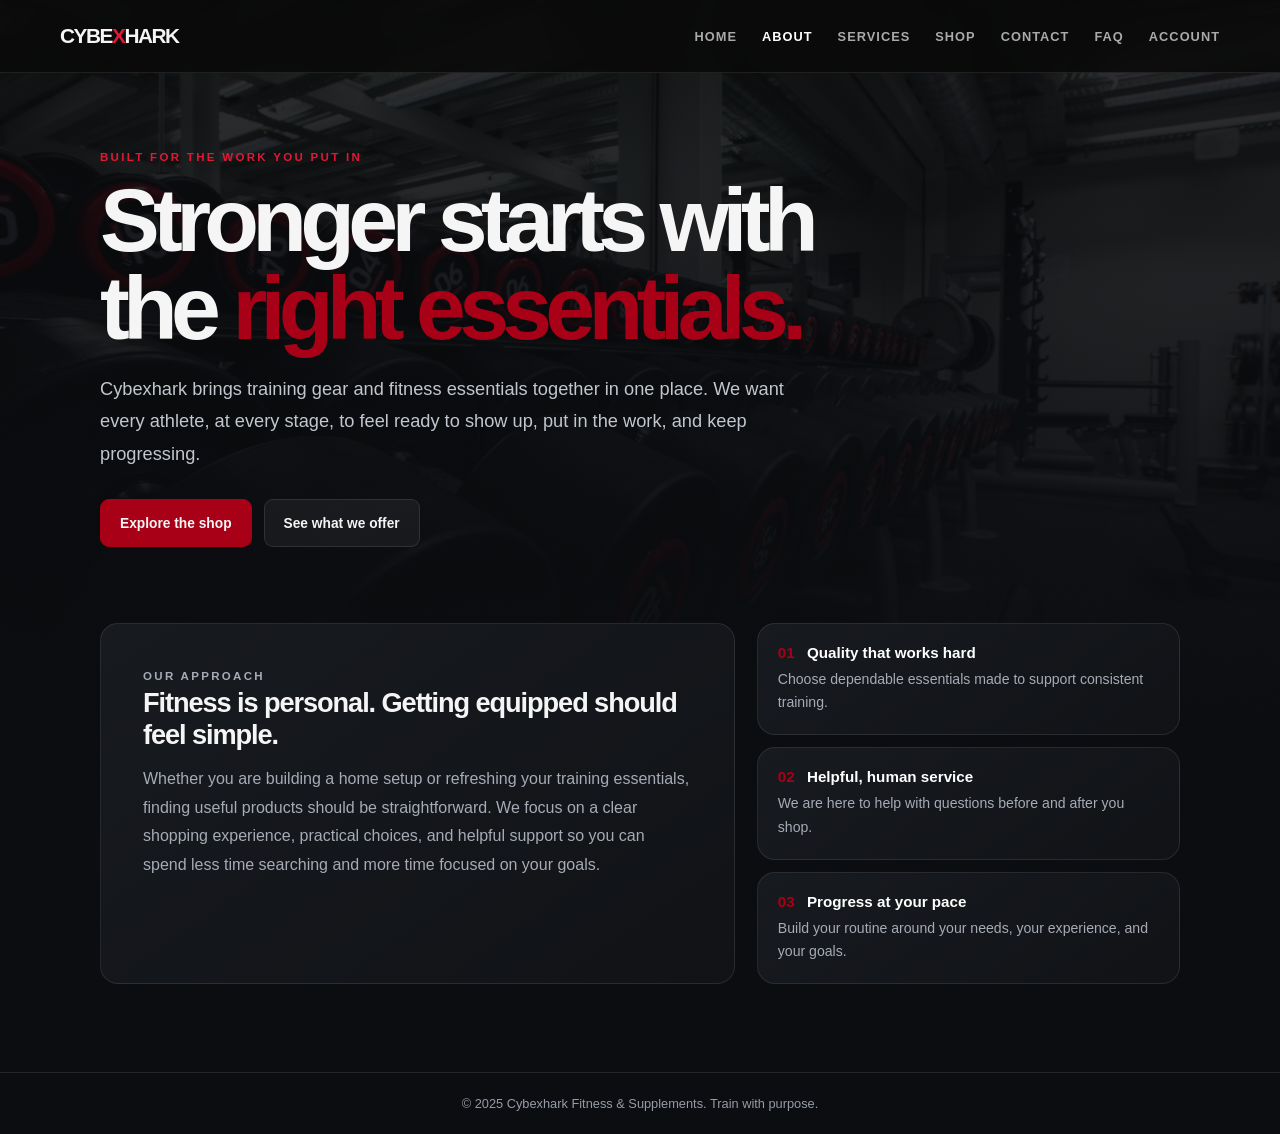
<file: about.html>
<!DOCTYPE html>
<html lang="en">
<head>
    <meta charset="UTF-8">
    <meta name="viewport" content="width=device-width, initial-scale=1.0">
    <meta name="description" content="Learn about Cybexhark, your partner for better training gear and fitness essentials.">
    <link rel="icon" href="letter-c.png" type="image/png">
    <title>About Us | Cybexhark</title>
    <style>
        :root { color-scheme: dark; --bg: #0b0d10; --panel: #14171c; --muted: #a6abb5; --accent: #ef3434; --line: rgba(255,255,255,.1); }
        * { box-sizing: border-box; }
        body { min-width: 320px; margin: 0; color: #f7f7f8; background: linear-gradient(180deg, rgba(8,9,11,.84), #0b0d10 760px), url('gym.jpg') center top / cover fixed; font-family: Inter, "Segoe UI", Arial, sans-serif; }
        a { color: inherit; text-decoration: none; }
        .site-header { position: sticky; top: 0; z-index: 5; border-bottom: 1px solid var(--line); background: rgba(10,11,13,.91); backdrop-filter: blur(14px); }
        .nav { width: min(1160px, calc(100% - 40px)); min-height: 72px; margin: auto; display: flex; align-items: center; justify-content: space-between; gap: 24px; }
        .brand { font-weight: 900; font-size: 1.3rem; letter-spacing: -.07em; }
        .brand span { color: var(--accent); }
        .nav-links { display: flex; flex-wrap: wrap; align-items: center; gap: 8px 25px; margin: 0; padding: 0; list-style: none; }
        .nav-links a { color: #c7cad0; font-size: .8rem; font-weight: 700; letter-spacing: .08em; }
        .nav-links a:hover, .nav-links a[aria-current="page"] { color: #ff6868; }
        main { width: min(1080px, calc(100% - 40px)); margin: auto; padding: 78px 0 88px; }
        .eyebrow { margin: 0 0 14px; color: #ff6666; font-size: .72rem; font-weight: 850; letter-spacing: .2em; }
        h1, h2, p { margin-top: 0; }
        h1 { max-width: 780px; margin-bottom: 20px; font-size: clamp(2.8rem, 7vw, 5.6rem); line-height: .98; letter-spacing: -.075em; }
        h1 span { color: var(--accent); }
        .intro { max-width: 710px; color: #c2c6ce; font-size: clamp(1rem, 2vw, 1.14rem); line-height: 1.8; }
        .hero-actions { display: flex; flex-wrap: wrap; gap: 12px; margin-top: 28px; }
        .button { display: inline-flex; min-height: 48px; align-items: center; justify-content: center; padding: 0 19px; border: 1px solid var(--line); border-radius: 9px; font-size: .86rem; font-weight: 800; transition: transform .2s ease, background .2s ease; }
        .button:hover { transform: translateY(-2px); }
        .button-primary { border-color: var(--accent); background: var(--accent); }
        .button-secondary { background: rgba(255,255,255,.05); }
        .story-grid { display: grid; grid-template-columns: minmax(0, 1.2fr) minmax(250px, .8fr); gap: 22px; margin-top: 76px; }
        .story-card, .value-card { border: 1px solid var(--line); border-radius: 18px; background: linear-gradient(145deg, rgba(23,26,31,.97), rgba(16,18,22,.97)); }
        .story-card { padding: clamp(24px, 5vw, 42px); }
        .story-card h2 { margin-bottom: 14px; font-size: 1.7rem; letter-spacing: -.04em; }
        .story-card p { margin-bottom: 0; color: var(--muted); line-height: 1.8; }
        .values { display: grid; gap: 12px; }
        .value-card { padding: 20px; }
        .value-card b { display: block; margin-bottom: 7px; color: #fff; font-size: .95rem; }
        .value-card p { margin: 0; color: var(--muted); font-size: .88rem; line-height: 1.65; }
        .value-card b span { margin-right: 8px; color: var(--accent); }
        footer { padding: 23px 20px; border-top: 1px solid var(--line); color: #969ca7; text-align: center; font-size: .8rem; }
        @media (max-width: 700px) { .nav { align-items: flex-start; flex-direction: column; padding: 16px 0; gap: 14px; } .nav-links { gap: 11px 18px; } main { padding-top: 58px; } .story-grid { grid-template-columns: 1fr; margin-top: 50px; } }
        @media (prefers-reduced-motion: reduce) { *, *::before, *::after { scroll-behavior: auto !important; transition-duration: .01ms !important; } }
    </style>
    <link rel="stylesheet" href="cybex-theme.css">
</head>
<body>
    <header class="site-header">
        <nav class="nav" aria-label="Main navigation">
            <a class="brand" href="index.html">CYBE<span>X</span>HARK</a>
            <ul class="nav-links">
                <li><a href="index.html">HOME</a></li><li><a href="about.html" aria-current="page">ABOUT</a></li>
                <li><a href="service.html">SERVICES</a></li><li><a href="shop.html">SHOP</a></li>
                <li><a href="contact.html">CONTACT</a></li><li><a href="faq.html">FAQ</a></li><li><a href="dashboard.html">ACCOUNT</a></li>
            </ul>
        </nav>
    </header>
    <main>
        <p class="eyebrow">BUILT FOR THE WORK YOU PUT IN</p>
        <h1>Stronger starts with the <span>right essentials.</span></h1>
        <p class="intro">Cybexhark brings training gear and fitness essentials together in one place. We want every athlete, at every stage, to feel ready to show up, put in the work, and keep progressing.</p>
        <div class="hero-actions">
            <a class="button button-primary" href="shop.html">Explore the shop</a>
            <a class="button button-secondary" href="service.html">See what we offer</a>
        </div>
        <section class="story-grid" aria-label="Our story and values">
            <article class="story-card">
                <p class="eyebrow">OUR APPROACH</p>
                <h2>Fitness is personal. Getting equipped should feel simple.</h2>
                <p>Whether you are building a home setup or refreshing your training essentials, finding useful products should be straightforward. We focus on a clear shopping experience, practical choices, and helpful support so you can spend less time searching and more time focused on your goals.</p>
            </article>
            <div class="values">
                <article class="value-card"><b><span>01</span> Quality that works hard</b><p>Choose dependable essentials made to support consistent training.</p></article>
                <article class="value-card"><b><span>02</span> Helpful, human service</b><p>We are here to help with questions before and after you shop.</p></article>
                <article class="value-card"><b><span>03</span> Progress at your pace</b><p>Build your routine around your needs, your experience, and your goals.</p></article>
            </div>
        </section>
    </main>
    <footer>&copy; 2025 Cybexhark Fitness &amp; Supplements. Train with purpose.</footer>
    <script src="cybex-motion.js" defer></script>
</body>
</html>
</file>
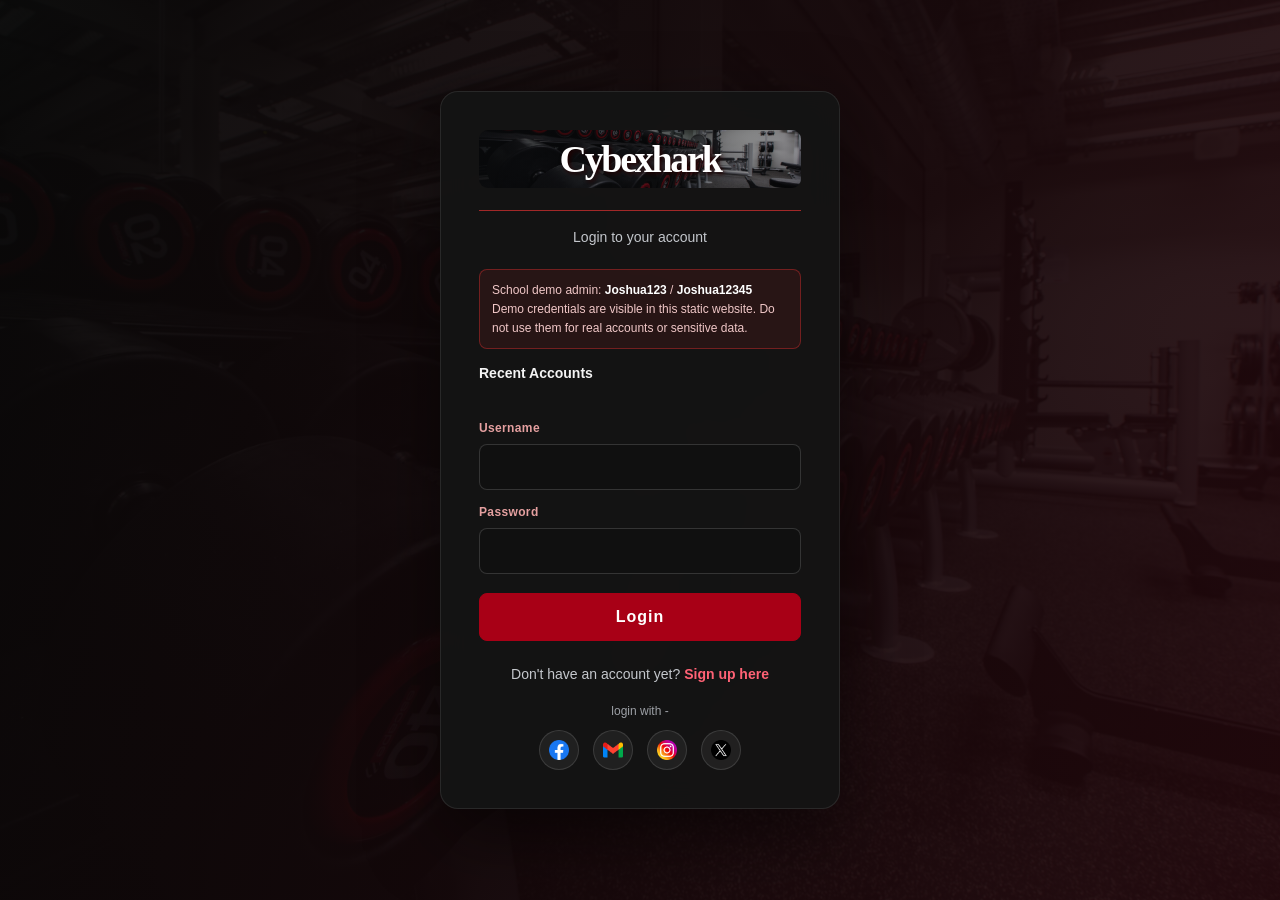
<file: checkout.html>
<!DOCTYPE html>
<html lang="en">
<head>
    <meta charset="UTF-8">
    <meta name="viewport" content="width=device-width, initial-scale=1.0">
    <link rel="icon" href="letter-c.png" type="image/x-icon">
    <title>Checkout - Cybexhark</title>
    <style>
        /* Basic Reset */
        * {
            margin: 0;
            padding: 0;
            box-sizing: border-box;
        }

        /* Body Styles */
        body {
            font-family: system-ui, -apple-system, BlinkMacSystemFont, 'Segoe UI', Roboto, Oxygen, Ubuntu, Cantarell, 'Open Sans', 'Helvetica Neue', sans-serif;    
            background: linear-gradient(to top, rgba(0, 0, 0, 0.7) 50%, rgba(0, 0, 0, 0.7) 50%), url('gym.jpg');
            background-size: cover;
            background-position: center;
            background-attachment: fixed;
            height: 100vh;
            color: #fff;
        }

        /* Navbar Styles */
        .navbar {
    background:linear-gradient(black,rgba(0, 0, 0, 0.692)); 
    color: white;
    padding: 10px;
    display: flex;
    justify-content: space-between;
    align-items: center;
    position: fixed;
    width:100%;
    border: 2px solid black;
}

.navbar .logo {
    color: rgb(177, 0, 0);
    margin-top: 5px;
    font-size: 25px;
    font-family: 'Times New Roman', Times, serif;
    flex-grow: 0; /* Ensures the logo grows to take available space */
    padding-left:10px;  
    text-shadow: 0px 5px 8px #4d0000;
    position: relative;
}

.navbar .menu ul {
    display:flex;
    justify-content: center;
}

.navbar .menu ul li { 
    display:flex;
    text-align: center
    list-style: none;
    padding-left: 150px;
    margin-top: 15px;
    font-size: 11px;
}

.menu ul li a {
    text-decoration: none;
    color: #fff;    
    font-family: Arial;
    font-weight: bold;
    transition: 0.4s ease-in-out;
}

.navbar .menu ul li a:hover {
    color: rgb(207, 0, 0);
    text-shadow: 0px 0px 4px rgba(182, 0, 0, 0.794);
}
        /* Checkout Section */
        .content {
    text-align: center;
    padding: 100px 20px;
}

        #cart-items {
            display: flex;
            flex-direction: column;
            gap: 15px;
            margin: 20px auto;
            width: 80%;
            max-width: 900px;
        }

        .cart-item {
            background: rgba(0, 0, 0, 0.63);
            border-radius: 10px;
            padding: 20px;
            box-shadow: 20px 20px 40px rgb(0, 0, 0);
            display: flex;
            align-items: center;
            gap: 20px; 
        }

        .cart-item img {
            width: 150px;  
            height: 150px; 
            object-fit: cover;
            border-radius: 10px;
        }

        .cart-item .item-info {
            display: flex;
            flex-direction: column;
            justify-content: space-between;
            width: 100%; 
        }

        .cart-item h3 {
            font-size: 20px;
            font-weight: bold;
        }

        .cart-item p {
            font-size: 16px;
        }

        #total-cost {
            font-size: 24px;
            font-weight: bold;
            color: #fff;
            margin-top: 20px;
        }

        #checkout-buttons {
            margin-top: 30px;
        }

        #checkout-buttons button {
            background-color: #333;
            color: white;
            padding: 12px 30px;
            border: none;
            border-radius: 25px;
            font-size: 16px;
            margin: 10px;
            cursor: pointer;
            transition: background-color 0.3s ease, transform 0.3s ease;
        }

        #checkout-buttons button:hover {
            background-color: darkred;
            transform: translateY(-3px);
            border: none;
        }

        /* Empty Cart Message */
        .empty-cart-message {
            color: #ffffff69;
            font-size: 18px;
            text-align: center;
            margin-top: 20px;
            padding: 10px;
            border-radius: 5px;
        }
        #back{
            background-color: #333;
            color: white;
            padding: 12px 30px;
            border: none;
            border-radius: 25px;
            font-size: 16px;
            margin: 10px;
            cursor: pointer;
            transition: background-color 0.3s ease, transform 0.3s ease;
        }

        :root {
            color-scheme: dark;
            --checkout-accent: #ef3434;
            --checkout-muted: #aeb3bb;
        }

        html {
            min-width: 320px;
        }

        body {
            min-height: 100vh;
            height: auto;
            background:
                linear-gradient(180deg, rgba(8, 9, 11, 0.86), #0b0c0f 42rem),
                url('gym.jpg') center top / cover fixed;
            font-family: Arial, Helvetica, sans-serif;
        }

        .navbar {
            position: sticky;
            top: 0;
            z-index: 10;
            justify-content: center;
            padding: 14px clamp(18px, 5vw, 72px);
            border: 0;
            border-bottom: 1px solid rgba(255, 255, 255, 0.09);
            background: rgba(10, 11, 13, 0.92);
            box-shadow: 0 8px 28px rgba(0, 0, 0, 0.22);
            backdrop-filter: blur(14px);
        }

        .navbar .menu {
            width: min(1200px, 100%);
        }

        .navbar .menu ul {
            align-items: center;
            flex-wrap: wrap;
            gap: 6px clamp(12px, 2.2vw, 30px);
            list-style: none;
        }

        .navbar .menu ul li {
            display: block;
            margin: 0;
            padding: 0;
            font-size: 0.75rem;
            letter-spacing: 0.08em;
        }

        .navbar .logo {
            margin: 0;
            padding: 0;
            color: #f7f7f8;
            font-family: Arial, Helvetica, sans-serif;
            font-size: 1.4rem;
            font-weight: 800;
            letter-spacing: -0.07em;
            text-shadow: none;
        }

        .navbar .logo::first-letter {
            color: var(--checkout-accent);
        }

        .menu ul li a {
            display: inline-block;
            padding: 9px 0;
            color: #d5d7dc;
            font-family: Arial, Helvetica, sans-serif;
        }

        .navbar .menu ul li a:hover,
        .navbar .menu ul li a:focus-visible {
            color: var(--checkout-accent);
            text-shadow: none;
        }

        .content {
            width: min(1000px, 100%);
            margin: 0 auto;
            padding: clamp(38px, 7vw, 76px) clamp(16px, 4vw, 36px) 64px;
            text-align: left;
        }

        .checkout-heading {
            margin-bottom: 30px;
            text-align: center;
        }

        .checkout-eyebrow {
            margin-bottom: 10px;
            color: var(--checkout-accent);
            font-size: 0.72rem;
            font-weight: 800;
            letter-spacing: 0.2em;
        }

        .checkout-heading h1 {
            margin-bottom: 10px;
            color: #fff;
            font-size: clamp(2.15rem, 6vw, 3.6rem);
            letter-spacing: -0.06em;
        }

        .checkout-heading > p:last-child {
            color: var(--checkout-muted);
            font-size: 0.95rem;
            line-height: 1.6;
        }

        #cart-items {
            width: 100%;
            max-width: 820px;
            margin: 0 auto;
            gap: 14px;
        }

        .cart-item {
            display: grid;
            grid-template-columns: 128px minmax(0, 1fr);
            gap: 8px 20px;
            padding: 18px;
            border: 1px solid rgba(255, 255, 255, 0.09);
            border-radius: 16px;
            background: linear-gradient(145deg, rgba(31, 34, 39, 0.97), rgba(18, 20, 23, 0.97));
            box-shadow: 0 14px 35px rgba(0, 0, 0, 0.25);
            text-align: left;
        }

        .cart-item img {
            grid-row: 1 / span 5;
            width: 128px;
            height: 128px;
            border-radius: 11px;
            object-fit: contain;
            background: #f5f5f3;
            box-shadow: none;
        }

        .cart-item h3 {
            align-self: end;
            color: #fff;
            font-size: 1.1rem;
            text-shadow: none;
        }

        .cart-item p {
            color: var(--checkout-muted);
            font-size: 0.88rem;
            line-height: 1.5;
        }

        .cart-item p:nth-of-type(2) {
            color: #fff;
            font-size: 1rem;
            font-weight: 800;
        }

        .cart-item .quantity {
            width: 76px;
            margin-left: 6px;
            padding: 6px 8px;
            border: 1px solid rgba(255, 255, 255, 0.18);
            border-radius: 7px;
            background: #101114;
            color: #fff;
            font: inherit;
        }

        .cart-item button {
            justify-self: start;
            margin: 2px 0 0;
            padding: 8px 13px;
            border: 1px solid rgba(239, 52, 52, 0.5);
            border-radius: 7px;
            background: rgba(239, 52, 52, 0.12);
            color: #ff8585;
            font-size: 0.8rem;
            font-weight: 700;
        }

        .cart-item button:hover {
            background: var(--checkout-accent);
            color: #fff;
        }

        #total-cost {
            width: min(820px, 100%);
            margin: 20px auto 0;
            padding: 18px 20px;
            border: 1px solid rgba(255, 255, 255, 0.1);
            border-radius: 12px;
            background: rgba(255, 255, 255, 0.05);
            color: #fff;
            font-size: 1.3rem;
            text-align: right;
        }

        .empty-cart-message {
            width: min(820px, 100%);
            margin: 0 auto;
            padding: 24px;
            border: 1px solid rgba(255, 255, 255, 0.1);
            border-radius: 14px;
            background: rgba(255, 255, 255, 0.04);
            color: var(--checkout-muted);
        }

        #checkout-buttons {
            display: flex;
            flex-wrap: wrap;
            justify-content: center;
            gap: 10px;
            margin-top: 24px;
        }

        #checkout-buttons button,
        #back {
            min-width: 150px;
            margin: 0;
            padding: 12px 20px;
            border: 1px solid rgba(255, 255, 255, 0.14);
            border-radius: 9px;
            background: #25282e;
            color: #fff;
            font-size: 0.9rem;
            font-weight: 750;
        }

        #checkout-buttons #confirm-order {
            border-color: var(--checkout-accent);
            background: var(--checkout-accent);
        }

        #checkout-buttons button:hover,
        #back:hover {
            transform: translateY(-2px);
            background: #c9272d;
        }

        .cart-item button:focus-visible,
        #checkout-buttons button:focus-visible,
        .cart-item input:focus-visible,
        .navbar a:focus-visible {
            outline: 3px solid #fff;
            outline-offset: 3px;
        }

        @media (max-width: 700px) {
            .navbar {
                padding: 12px 18px;
            }

            .navbar .menu ul {
                justify-content: flex-start;
                gap: 2px 18px;
            }

            .navbar .menu ul li {
                font-size: 0.67rem;
            }

            .content {
                padding-top: 42px;
            }
        }

        @media (max-width: 520px) {
            .cart-item {
                grid-template-columns: 84px minmax(0, 1fr);
                gap: 7px 13px;
                padding: 13px;
            }

            .cart-item img {
                width: 84px;
                height: 84px;
                grid-row: 1 / span 5;
            }

            .cart-item h3 {
                font-size: 0.98rem;
            }

            .cart-item p {
                font-size: 0.8rem;
            }

            #checkout-buttons {
                flex-direction: column;
            }

            #checkout-buttons button,
            #back {
                width: 100%;
            }
        }

    </style>
    <script>
        if (!localStorage.getItem('loggedInUser')) {
            window.location.replace('login.html?returnTo=checkout.html');
        }
    </script>
    <link rel="stylesheet" href="cybex-theme.css">
</head>
<body>

    <div class="main">
                <div class="navbar">
                    <div class="menu">
                        <ul>
                            <h2 class="logo">CybeXhark.</h2>
                            <li><a href="index.html">HOME</a></li>
                            <li><a href="about.html">ABOUT</a></li>
                            <li><a href="service.html">SERVICE</a></li>
                            <li><a href="shop.html">SHOP</a></li>
                            <li><a href="contact.html">CONTACT</a></li>
                            <li><a href="dashboard.html">DASHBOARD</a></li>
                        </ul>
                    </div>
                </div>   
        <div class="content">
                    <header class="checkout-heading">
                        <p class="checkout-eyebrow">YOUR ORDER</p>
                        <h1>Checkout</h1>
                        <p>Review your items and quantities before continuing to payment.</p>
                    </header>
            <div id="cart-items"></div>
            <div id="total-cost"></div>

            <!-- Empty Cart Message -->
            <div id="empty-cart-message" class="empty-cart-message" style="display: none;">
                You don’t have an order yet. Please place an order.
            </div>

            <div id="checkout-buttons">
                <button id="confirm-order">Confirm Order</button>
                <button id="cancel-order">Cancel Order</button>
                <button id="back"><a href="shop.html" style="color: white; text-decoration: none;">Back</a></button>
            </div>
            
        </div>
    </div>

    <script>
        let cart = JSON.parse(localStorage.getItem('cart')) || []; // Retrieve cart from localStorage

        // Function to update the cart UI
        function updateCart() {
            const cartItemsDiv = document.getElementById('cart-items');
            const totalCostDiv = document.getElementById('total-cost');
            const emptyCartMessage = document.getElementById('empty-cart-message');

            cartItemsDiv.innerHTML = '';
            let totalCost = 0;

            if (cart.length === 0) {
                emptyCartMessage.style.display = 'block'; // Show the empty cart message
            } else {
                emptyCartMessage.style.display = 'none'; // Hide the empty cart message
            }

            cart.forEach((item, index) => {
                cartItemsDiv.innerHTML += `
                    <div class="cart-item">
                        <img src="${item.image}" loading="lazy" decoding="async">
                        <h3>${item.title}</h3>
                        <p>${item.description}</p>
                        <p>Price: $${item.price}</p>
                        <p>Quantity: 
                            <input type="number" value="${item.quantity}" min="1" id="quantity-${index}" class="quantity">
                        </p>
                        <button onclick="removeItem(${index})">Remove</button>
                    </div>
                    <style>
                        h3{
                         text-shadow: 2px 2px 4px rgb(1, 1, 1);
                         font-weight: bold;
                        }
                         img{
                         box-shadow:20px 20px 40px rgb(0, 0, 0);
                         }
                         button{
                         padding: 5px 5px;
                         transition: background-color 0.3s ease, transform 0.3s ease;
                         border-radius: 5px;
                         border: none;
                         }
                         button:hover{
                         background: darkred;
                         border:none;
                         color: white;
                         }
                        </style>
                `;

                totalCost += item.price * item.quantity;
            });

            totalCostDiv.innerHTML = `Total: $${totalCost.toFixed(2)}`;
        }

        // Update cart when quantity is changed
        document.body.addEventListener('input', function(e) {
            if (e.target.classList.contains('quantity')) {
                const index = e.target.id.split('-')[1];
                const newQuantity = parseInt(e.target.value, 10);
                cart[index].quantity = newQuantity;
                localStorage.setItem('cart', JSON.stringify(cart));
                updateCart();
            }
        });

        // Remove item from cart
        function removeItem(index) {
            cart.splice(index, 1);
            localStorage.setItem('cart', JSON.stringify(cart));
            updateCart();
        }

        // Confirm order
        document.getElementById('confirm-order').addEventListener('click', () => {
            if (cart.length === 0) {
                alert("Your cart is empty!");
                return;
            }
            const user = JSON.parse(localStorage.getItem('loggedInUser') || 'null');
            if (!user || !user.username) {
                window.location.href = 'login.html?returnTo=checkout.html';
                return;
            }

            const items = cart.map(item => ({
                name: item.name || item.title || 'Product',
                image: item.image || item.img || '',
                quantity: Number(item.quantity) || 1,
                price: Number(item.price) || 0
            }));
            const total = items.reduce((sum, item) => sum + item.price * item.quantity, 0);
            localStorage.setItem('pendingOrder', JSON.stringify({
                id: `CY-${Date.now().toString(36).toUpperCase()}`,
                username: user.username,
                createdAt: new Date().toISOString(),
                items,
                total
            }));
            window.location.href = 'payment.html';
        });

        // Cancel order
        document.getElementById('cancel-order').addEventListener('click', () => {
            localStorage.removeItem('cart');
            localStorage.removeItem('pendingOrder');
            window.location.href = 'shop.html'; // Redirect to shop page
        });

        // Initialize the cart
        updateCart();

    </script>
    <script src="cybex-motion.js" defer></script>
</body>
</html>
</file>
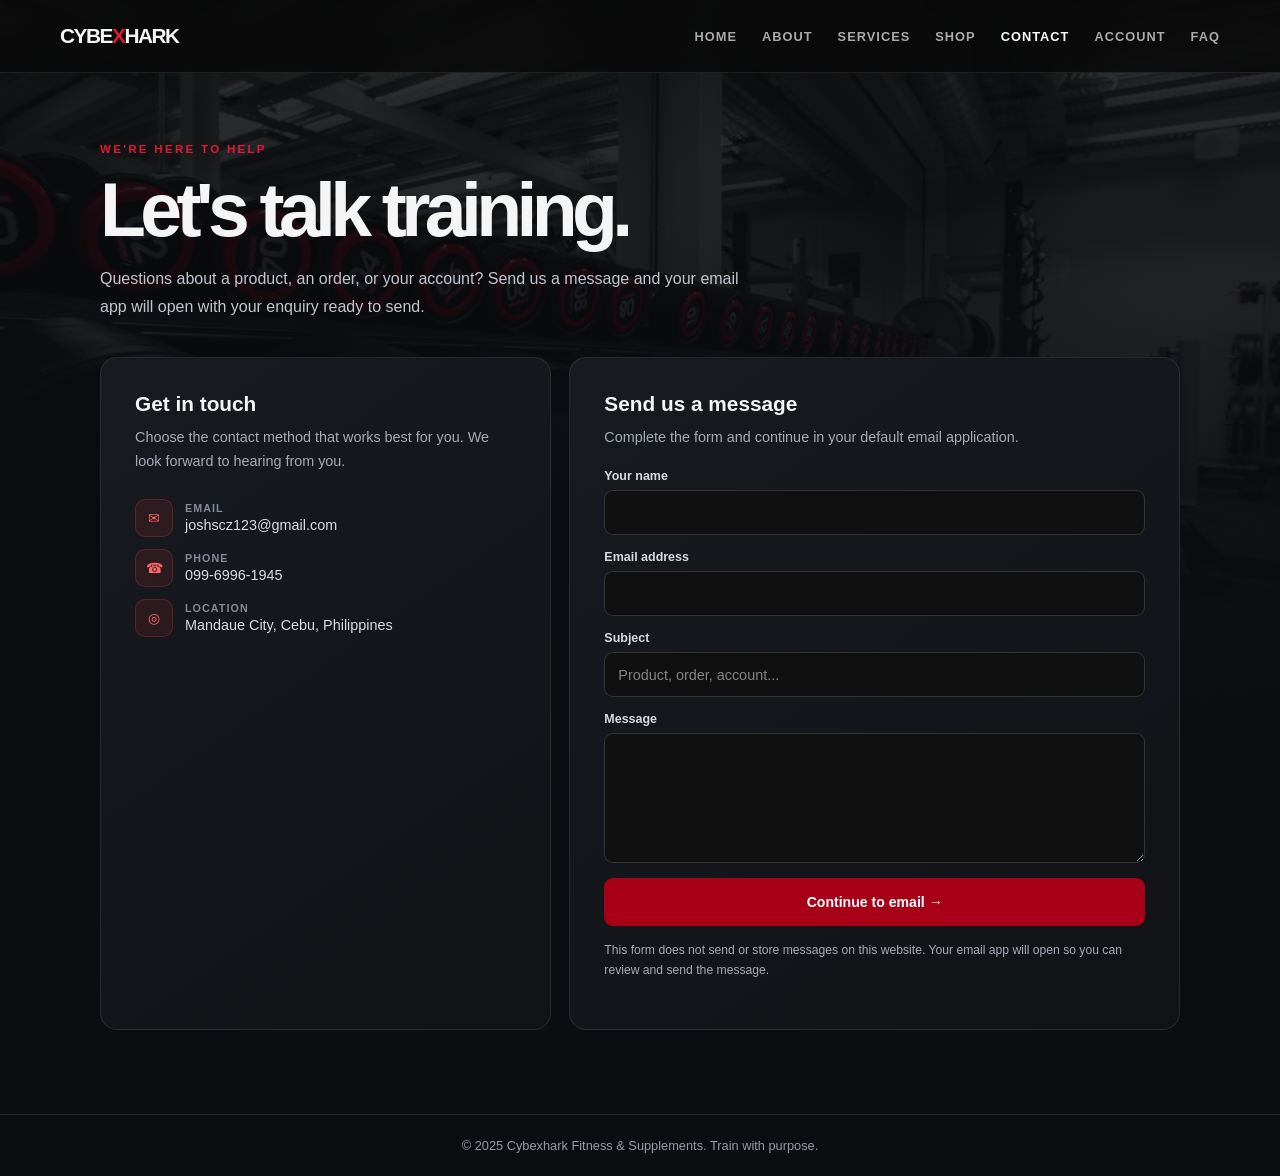
<file: contact.html>
<!DOCTYPE html>
<html lang="en">
<head>
    <meta charset="UTF-8">
    <meta name="viewport" content="width=device-width, initial-scale=1.0">
    <meta name="description" content="Contact Cybexhark for product, order, or account support.">
    <link rel="icon" href="letter-c.png" type="image/png">
    <title>Contact Us | Cybexhark</title>
    <style>
        :root { color-scheme: dark; --muted: #a6abb5; --accent: #ef3434; --line: rgba(255,255,255,.1); }
        * { box-sizing: border-box; }
        body { min-width: 320px; margin: 0; color: #f7f7f8; background: linear-gradient(180deg, rgba(8,9,11,.84), #0b0d10 760px), url('gym.jpg') center top / cover fixed; font-family: Inter, "Segoe UI", Arial, sans-serif; }
        a { color: inherit; text-decoration: none; }
        .site-header { position: sticky; top: 0; z-index: 5; border-bottom: 1px solid var(--line); background: rgba(10,11,13,.91); backdrop-filter: blur(14px); }
        .nav { width: min(1160px, calc(100% - 40px)); min-height: 72px; margin: auto; display: flex; align-items: center; justify-content: space-between; gap: 24px; }
        .brand { font-weight: 900; font-size: 1.3rem; letter-spacing: -.07em; }
        .brand span { color: var(--accent); }
        .nav-links { display: flex; flex-wrap: wrap; align-items: center; gap: 8px 25px; margin: 0; padding: 0; list-style: none; }
        .nav-links a { color: #c7cad0; font-size: .8rem; font-weight: 700; letter-spacing: .08em; }
        .nav-links a:hover, .nav-links a[aria-current="page"] { color: #ff6868; }
        main { width: min(1080px, calc(100% - 40px)); margin: auto; padding: 70px 0 84px; }
        .eyebrow { margin: 0 0 12px; color: #ff6666; font-size: .72rem; font-weight: 850; letter-spacing: .2em; }
        h1, h2, p { margin-top: 0; }
        h1 { margin-bottom: 12px; font-size: clamp(2.7rem, 7vw, 4.7rem); letter-spacing: -.075em; }
        .intro { max-width: 650px; margin-bottom: 36px; color: #c2c6ce; line-height: 1.75; }
        .contact-grid { display: grid; grid-template-columns: minmax(0, .85fr) minmax(0, 1.15fr); gap: 18px; }
        .contact-card { padding: clamp(23px, 4vw, 34px); border: 1px solid var(--line); border-radius: 17px; background: linear-gradient(145deg, rgba(23,26,31,.97), rgba(16,18,22,.97)); }
        .contact-card h2 { margin-bottom: 9px; font-size: 1.3rem; }
        .contact-card > p { color: var(--muted); font-size: .9rem; line-height: 1.7; }
        .contact-details { display: grid; gap: 12px; margin: 25px 0 0; padding: 0; list-style: none; }
        .contact-details li { display: grid; grid-template-columns: 38px minmax(0, 1fr); align-items: center; gap: 12px; color: #daddE3; font-size: .9rem; }
        .contact-icon { display: grid; width: 38px; height: 38px; place-items: center; border: 1px solid rgba(239,52,52,.27); border-radius: 10px; background: rgba(239,52,52,.1); color: #ff6868; }
        .contact-details small { display: block; margin-bottom: 3px; color: #858c98; font-size: .67rem; font-weight: 800; letter-spacing: .1em; }
        .contact-details a:hover { color: #ff7777; }
        form { display: grid; gap: 15px; margin-top: 20px; }
        .field { display: grid; gap: 7px; }
        label { color: #d8dbe1; font-size: .78rem; font-weight: 750; }
        input, textarea { width: 100%; min-height: 45px; padding: 12px 13px; border: 1px solid rgba(255,255,255,.13); border-radius: 9px; background: #0e1013; color: #fff; font: inherit; font-size: .9rem; }
        textarea { min-height: 130px; resize: vertical; }
        input:focus, textarea:focus { border-color: var(--accent); outline: 3px solid rgba(239,52,52,.17); }
        button { min-height: 48px; padding: 0 18px; border: 0; border-radius: 9px; background: var(--accent); color: #fff; cursor: pointer; font: inherit; font-size: .88rem; font-weight: 850; }
        button:hover { background: #d62929; }
        .form-note, #contactStatus { margin: 0; color: var(--muted); font-size: .76rem; line-height: 1.6; }
        #contactStatus:not(:empty) { color: #ffaaaa; }
        footer { padding: 23px 20px; border-top: 1px solid var(--line); color: #969ca7; text-align: center; font-size: .8rem; }
        @media (max-width: 700px) { .nav { align-items: flex-start; flex-direction: column; padding: 16px 0; gap: 14px; } .nav-links { gap: 11px 18px; } main { padding-top: 54px; } .contact-grid { grid-template-columns: 1fr; } }
        @media (prefers-reduced-motion: reduce) { *, *::before, *::after { transition-duration: .01ms !important; } }
    </style>
    <link rel="stylesheet" href="cybex-theme.css">
</head>
<body>
    <header class="site-header">
        <nav class="nav" aria-label="Main navigation">
            <a class="brand" href="index.html">CYBE<span>X</span>HARK</a>
            <ul class="nav-links">
                <li><a href="index.html">HOME</a></li><li><a href="about.html">ABOUT</a></li>
                <li><a href="service.html">SERVICES</a></li><li><a href="shop.html">SHOP</a></li>
                <li><a href="contact.html" aria-current="page">CONTACT</a></li><li><a href="dashboard.html">ACCOUNT</a></li>
                <li><a href="faq.html">FAQ</a></li>
            </ul>
        </nav>
    </header>
    <main>
        <p class="eyebrow">WE'RE HERE TO HELP</p>
        <h1>Let's talk <span>training.</span></h1>
        <p class="intro">Questions about a product, an order, or your account? Send us a message and your email app will open with your enquiry ready to send.</p>
        <section class="contact-grid">
            <article class="contact-card">
                <h2>Get in touch</h2>
                <p>Choose the contact method that works best for you. We look forward to hearing from you.</p>
                <ul class="contact-details">
                    <li><span class="contact-icon" aria-hidden="true">&#9993;</span><span><small>EMAIL</small><a href="mailto:joshscz123@gmail.com">joshscz123@gmail.com</a></span></li>
                    <li><span class="contact-icon" aria-hidden="true">&#9742;</span><span><small>PHONE</small><a href="tel:09969961945">099-6996-1945</a></span></li>
                    <li><span class="contact-icon" aria-hidden="true">&#9678;</span><span><small>LOCATION</small>Mandaue City, Cebu, Philippines</span></li>
                </ul>
            </article>
            <article class="contact-card">
                <h2>Send us a message</h2>
                <p>Complete the form and continue in your default email application.</p>
                <form id="contact-form">
                    <div class="field"><label for="contact-name">Your name</label><input id="contact-name" name="name" autocomplete="name" required></div>
                    <div class="field"><label for="contact-email">Email address</label><input id="contact-email" name="email" type="email" autocomplete="email" required></div>
                    <div class="field"><label for="contact-subject">Subject</label><input id="contact-subject" name="subject" placeholder="Product, order, account..." required></div>
                    <div class="field"><label for="contact-message">Message</label><textarea id="contact-message" name="message" required></textarea></div>
                    <button type="submit">Continue to email <span aria-hidden="true">&rarr;</span></button>
                    <p class="form-note">This form does not send or store messages on this website. Your email app will open so you can review and send the message.</p>
                    <p id="contactStatus" role="status" aria-live="polite"></p>
                </form>
            </article>
        </section>
    </main>
    <footer>&copy; 2025 Cybexhark Fitness &amp; Supplements. Train with purpose.</footer>
    <script>
        document.getElementById('contact-form').addEventListener('submit', event => {
            event.preventDefault();
            const form = new FormData(event.currentTarget);
            const subject = `[Cybexhark] ${form.get('subject')}`;
            const body = `Name: ${form.get('name')}\nEmail: ${form.get('email')}\n\n${form.get('message')}`;
            document.getElementById('contactStatus').textContent = 'Opening your email application. Review the message there and press Send to contact us.';
            window.location.href = `mailto:cybexhark@gmail.com?subject=${encodeURIComponent(subject)}&body=${encodeURIComponent(body)}`;
        });
    </script>
    <script src="cybex-motion.js" defer></script>
</body>
</html>
</file>
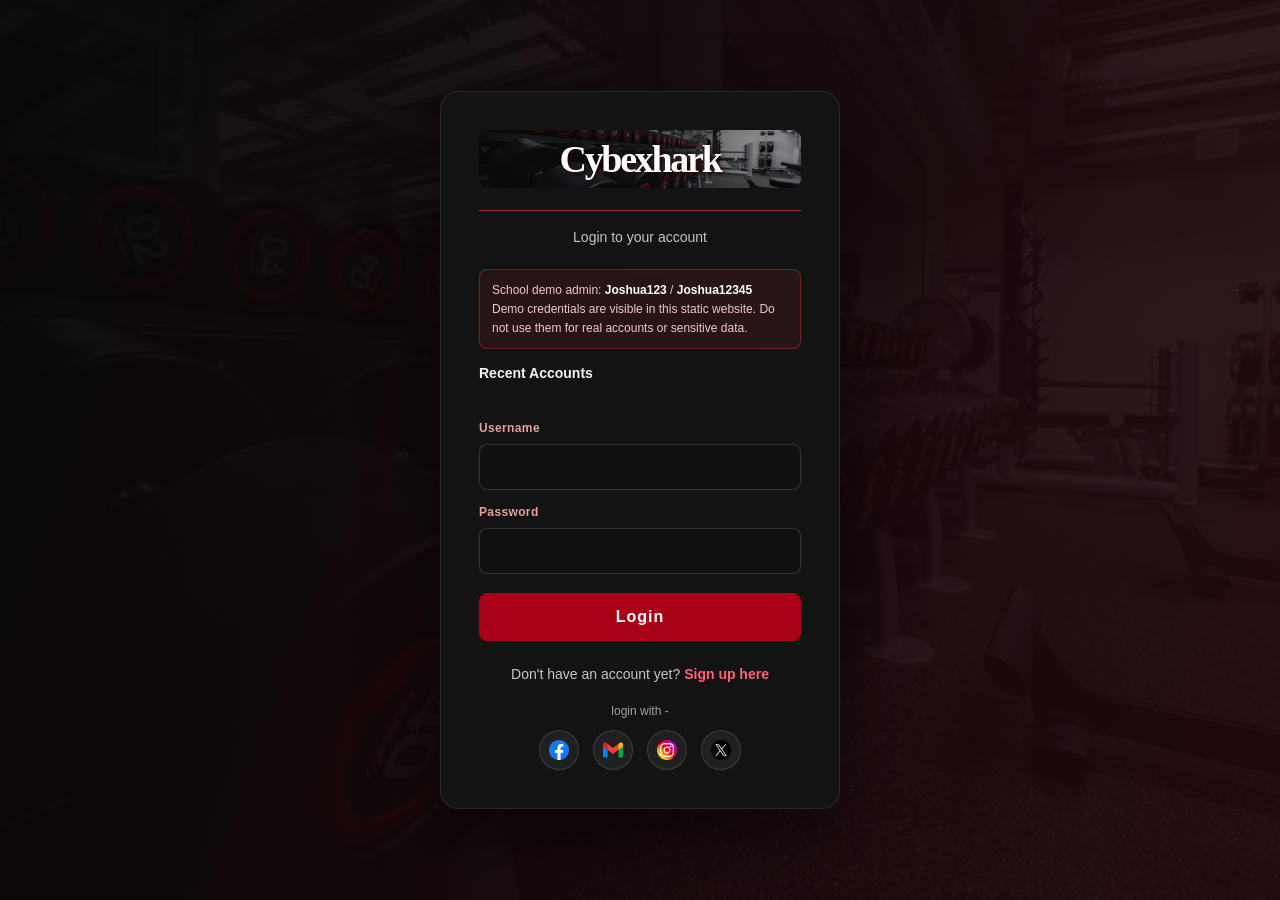
<file: dashboard.html>
<!DOCTYPE html>
<html lang="en">
<head>
    <meta charset="UTF-8">
    <meta name="viewport" content="width=device-width, initial-scale=1.0">
    <link rel="icon" href="letter-c.png" type="image/png">
    <title>Dashboard - Cybexhark</title>
    <link rel="stylesheet" href="https://cdnjs.cloudflare.com/ajax/libs/font-awesome/6.0.0/css/all.min.css">
    <script src="chart.umd.js" defer></script>
    <link rel="stylesheet" href="dashboard.css">
    <link rel="stylesheet" href="cybex-theme.css">
    <script>
        if (!localStorage.getItem('loggedInUser')) {
            window.location.replace('login.html?returnTo=dashboard.html');
        }
    </script>
</head>
<body>
    <div class="sidebar">
        <a class="dashboard-brand" href="index.html" aria-label="Cybexhark home">
            <span class="dashboard-brand-mark" aria-hidden="true"><i class="fa-solid fa-dumbbell"></i></span>
            <span class="dashboard-brand-wordmark"><span class="dashboard-brand-name">CYBE<span>X</span>HARK</span><small>TRAIN WITH PURPOSE</small></span>
        </a>
        <h2 class="sidebar-section-title">Dashboard</h2>
        <ul>
            <li class="admin-only"><button type="button" class="dashboard-nav is-active" data-view="overview"><i class="fa-solid fa-chart-line"></i> Overview</button></li>
            <li class="admin-only"><button type="button" class="dashboard-nav" data-view="customers"><i class="fa-solid fa-users"></i> Customers</button></li>
            <li class="admin-only"><button type="button" class="dashboard-nav" data-view="reports"><i class="fa-solid fa-file-lines"></i> Reports</button></li>
            <li class="customer-only"><button type="button" class="dashboard-nav" data-view="customer-home"><i class="fa-solid fa-house"></i> Dashboard</button></li>
            <li class="customer-only"><button type="button" class="dashboard-nav" data-view="orders"><i class="fa-solid fa-box"></i> My Orders</button></li>
            <li><button type="button" class="dashboard-nav" data-view="settings"><i class="fa-solid fa-sliders"></i> Settings</button></li>
            <li><a href="index.html"><button type="button"><i class="fa-solid fa-house"></i> Home</button></a></li>
            <li><button type="button" id="accountSettingsLink"><i class="fa-solid fa-user"></i> Account</button></li>
            <li><button type="button" id="logoutBtn"><i class="fa-solid fa-arrow-right-from-bracket"></i> Logout</button></li>
        </ul>
        <div class="sidebar-account" id="sidebarAccount">
            <img id="sidebarAvatar" src="user.png" alt="">
            <span><strong id="sidebarName">Account</strong><small id="sidebarRole">Member</small></span>
        </div>
    </div>

    <section class="customer-dashboard" id="customerDashboard" aria-labelledby="customerDashboardTitle" hidden>
        <p class="customer-eyebrow">YOUR CYBEXHARK ACCOUNT</p>
        <h1 id="customerDashboardTitle">Welcome back</h1>
        <p class="customer-intro">Your account is ready. Browse the store or continue to your cart whenever you are.</p>
        <div class="customer-actions">
            <a href="shop.html" class="customer-action customer-action-primary">
                <span class="customer-action-icon" aria-hidden="true"><i class="fa-solid fa-bag-shopping"></i></span>
                <span><strong>Browse the shop</strong><small>Explore equipment and supplements</small></span>
                <span aria-hidden="true">&rarr;</span>
            </a>
            <a href="checkout.html" class="customer-action">
                <span class="customer-action-icon" aria-hidden="true"><i class="fa-solid fa-cart-shopping"></i></span>
                <span><strong>View your cart</strong><small>Review items before checkout</small></span>
                <span aria-hidden="true">&rarr;</span>
            </a>
            <a href="portfolio.html" class="customer-action">
                <span class="customer-action-icon" aria-hidden="true"><i class="fa-solid fa-images"></i></span>
                <span><strong>Project portfolio</strong><small>Browse activities and exercises</small></span>
                <span aria-hidden="true">&rarr;</span>
            </a>
        </div>
        <section class="dashboard-panel customer-orders-panel" aria-labelledby="customerOrdersHeading">
            <div class="panel-heading">
                <div><h2 id="customerOrdersHeading">Recent orders</h2><p>Your purchases, dates, and current order status.</p></div>
                <button type="button" class="secondary-button" data-view="orders">View all orders <i class="fa-solid fa-arrow-right"></i></button>
            </div>
            <div class="table-scroll">
                <table class="data-table customer-orders-table">
                    <thead><tr><th>Order</th><th>Items</th><th>Purchased</th><th>Total</th><th>Status</th></tr></thead>
                    <tbody id="customerRecentOrdersBody"></tbody>
                </table>
            </div>
            <p class="table-empty" id="customerRecentOrdersEmpty" hidden>Your order history will appear here after you complete a purchase.</p>
        </section>
        <div class="customer-note">
            <span class="customer-status-dot" aria-hidden="true"></span>
            <div><strong>Account active</strong><p>Manage your profile from Account in the sidebar.</p></div>
        </div>
    </section>

    <section class="admin-view customer-only" id="ordersView" hidden>
        <header class="dashboard-page-heading">
            <div><p class="dashboard-eyebrow">YOUR PURCHASES</p><h1>My orders</h1><p>Track your purchases and review order details.</p></div>
            <a href="shop.html" class="primary-button"><i class="fa-solid fa-bag-shopping"></i> Continue shopping</a>
        </header>
        <section class="dashboard-panel">
            <div class="table-scroll">
                <table class="data-table customer-orders-table">
                    <thead><tr><th>Order</th><th>Items</th><th>Purchased</th><th>Total</th><th>Status</th></tr></thead>
                    <tbody id="customerAllOrdersBody"></tbody>
                </table>
            </div>
            <p class="table-empty" id="customerAllOrdersEmpty" hidden>Your order history will appear here after you complete a purchase.</p>
        </section>
    </section>

    <div class="main-content">
        <header class="dashboard-page-heading">
            <div><p class="dashboard-eyebrow">CYBEXHARK / ADMIN</p><h1>Overview</h1><p>Store performance at a glance.</p></div>
            <span class="sample-data-badge"><i class="fa-solid fa-circle-info"></i> Sample dashboard data</span>
        </header>
        <div class="dashboard-header">
            <div class="card" style="background: linear-gradient(135deg, #ff0000, #d40000); color: white; box-shadow: 0 4px 15px rgba(212, 0, 0, 0.7);">
                <h3>Products Sold</h3>
                <p>4565</p>
                <p class="card-date">July 29, 2025</p>
            </div>
            <div class="card" style="background: linear-gradient(135deg, #c80000, #ad1919); color: white; box-shadow: 0 4px 15px rgba(223, 16, 16, 0.7);">
                <h3>Net Profit</h3>
                <p>$8541</p>
                <p class="card-date">August 9, 2025</p>
            </div>
            <div class="card" style="background: linear-gradient(135deg, #a50505, #770202); color: white; box-shadow: 0 4px 15px rgba(83, 3, 3, 0.7);">
                <h3>New Orders</h3>
                <p>320</p>
                <p class="card-date">September 11, 2025</p>
            </div>
            <div class="card" style="background: linear-gradient(135deg, #990e0e, #351212); color: white; box-shadow: 0 4px 15px rgba(90, 2, 2, 0.7);">
                <h3>Active Users</h3>
                <p>1400</p>
                <p class="card-date">October 28, 2025</p>
            </div>
            <div class="card" style="background: linear-gradient(135deg, #641616, #640c0c); color: white; box-shadow: 0 4px 15px rgba(83, 2, 2, 0.7);">
                <h3>Overall Sales</h3>
                <p>$15,750</p>
                <p class="card-date">December 25, 2025</p>
            </div>
        </div>
        <div class="charts-container">
            <div class="chart-container">
                <h3>Product Sales</h3>
                <canvas id="salesChart"></canvas>
            </div>
            <div class="chart-container">
                <h3>Order Summary</h3>
                <canvas id="orderChart"></canvas>
            </div>
            <div class="chart-container">
                <h3>Revenue Growth</h3>
                <canvas id="revenueChart"></canvas>
            </div>
            <div class="chart-container">
                <h3>Customer Engagement</h3>
                <canvas id="customerChart"></canvas>
            </div>
        </div> 

        <div class="orders-table">
            <h3>Recent Orders</h3>
            <table>
                <tr>
                    <th></th>
                    <th>Image</th>
                    <th>Product Name</th>
                    <th>Product ID</th>
                    <th>Quantity</th>
                    <th>Price</th>
                    <th>Order Time (date&time)</th>
                    <th>Customer</th>
                    <th>Status</th>
                </tr>
                <tr class="in-transit" id="order1">
                    <td>1</td>
                    <td><img src="creatine.jpg" width="50" style="border-radius: 20px;"></td>
                    <td>Creatine Monohydrate</td>
                    <td>id0000001</td>
                    <td>20</td>
                    <td>$69.99</td>
                    <td>27-08-2025 / 01:22:12</td>
                    <td>Telacas Cirilo</td>
                    <td>In Transit</td>
                </tr>
                <tr class="delivered" id="order2">
                    <td>2</td>
                    <td><img src="Whey Protein.jpg" width="50" style="border-radius: 20px;"></td>
                    <td>Whey Protein</td>
                    <td>id0000002</td>
                    <td>12</td>
                    <td>$55.00</td>
                    <td>25-08-2025 / 21:12:56</td>
                    <td>Arvin Guinoo</td>
                    <td>Delivered</td>
                </tr>
                <tr class="shipped" id="order3">
                    <td>3</td>
                    <td><img src="david.jpg" width="50" style="border-radius: 20px;"></td>
                    <td>Compression T-shirt</td>
                    <td>id0000020</td>
                    <td>100</td>
                    <td>$25.99</td>
                    <td>25-08-2025 / 02:12:56</td>
                    <td>Josh Mendoza</td>
                    <td>Shipped</td>
                </tr>
                <tr class="delivered" id="order4">
                    <td>4</td>
                    <td><img src="euphoria.jpg" width="50" style="border-radius: 20px;"></td>
                    <td>Euphoria Pre-workout</td>
                    <td>id000911</td>
                    <td>27</td>
                    <td>$59.99</td>
                    <td>25-08-2025 / 02:12:56</td>
                    <td>Horace Angana</td>
                    <td>Delivered</td>
                </tr>
                <tr class="in-transit" id="order5">
                    <td>5</td>
                    <td><img src="creatine.jpg" width="50" style="border-radius: 20px;"></td>
                    <td>Creatine Monohydrate</td>
                    <td>id69</td>
                    <td>25</td>
                    <td>$69.99</td>
                    <td>23-04-2025 / 03:00:36</td>
                    <td>Josh Mendoza</td>
                    <td>In Transit</td>
                </tr>
                <tr class="in-transit" id="order6">
                    <td>6</td>
                    <td><img src="belt.jpg" width="50" style="border-radius: 20px;"></td>
                    <td>Jet Black Lever Belt</td>
                    <td>id777</td>
                    <td>2</td>
                    <td>$50.99</td>
                    <td>23-04-2025 / 03:02:10</td>
                    <td>Josh Mendoza</td>
                    <td>In Transit</td>
                </tr>
                <tr class="in-transit" id="order7">
                    <td>7</td>
                    <td><img src="david.jpg" width="50" style="border-radius: 20px;"></td>
                    <td>Compression T-shirt</td>
                    <td>id0000020</td>
                    <td>100</td>
                    <td>$25.99</td>
                    <td>23-04-2025 / 03:04:22</td>
                    <td>Josh Mendoza</td>
                    <td>In Transit</td>
                </tr>
            </table>
        
        </div>
        <div class="form-container">
            <div class="order-overview">
                <h3>Order Overview</h3>
                <p>Total Revenue: <span>$56,800</span></p>
                <p>Online Orders: 50% <progress value="50" max="100"></progress></p>
                <p>Offline Orders: 30% <progress value="30" max="100"></progress></p>
                <p>Cash on Delivery: 20% <progress value="20" max="100"></progress></p>
            </div>
            <div class="todo-list">
                <h3>To-Do</h3>
                <ul>
                    <li><input type="checkbox" checked> Review top-selling inventory</li>
                    <li><input type="checkbox"> Confirm delivery schedule</li>
                    <li><input type="checkbox"> Follow up on pending orders</li>
                    <li><input type="checkbox"> Prepare campaign launch</li>
                </ul>
            </div>
        </div>
    </div>

    <section class="admin-view" id="customersView" hidden>
        <header class="dashboard-page-heading">
            <div><p class="dashboard-eyebrow">STORE MANAGEMENT</p><h1>Customers</h1><p>Registered customer accounts from this browser.</p></div>
            <span class="sample-data-badge"><i class="fa-solid fa-database"></i> Local account data</span>
        </header>
        <div class="report-metrics" id="customerMetrics"></div>
        <section class="dashboard-panel">
            <div class="panel-heading">
                <div><h2>Customer directory</h2><p>Customer details are read from registered accounts.</p></div>
                <label class="search-field"><i class="fa-solid fa-magnifying-glass" aria-hidden="true"></i><input id="customerSearch" type="search" placeholder="Search customers" aria-label="Search customers"></label>
            </div>
            <div class="table-scroll">
                <table class="data-table">
                    <thead><tr><th>Customer</th><th>Username</th><th>Email</th><th>Account</th></tr></thead>
                    <tbody id="customersTableBody"></tbody>
                </table>
            </div>
            <p class="table-empty" id="customersEmpty" hidden>No customers match your search.</p>
        </section>
    </section>

    <section class="admin-view" id="reportsView" hidden>
        <header class="dashboard-page-heading">
            <div><p class="dashboard-eyebrow">STORE MANAGEMENT</p><h1>Reports</h1><p>Review sample order performance and export the visible order list.</p></div>
            <button type="button" class="primary-button" id="exportOrdersBtn"><i class="fa-solid fa-download"></i> Export orders CSV</button>
        </header>
        <div class="report-metrics" id="reportMetrics"></div>
        <section class="dashboard-panel">
            <div class="panel-heading">
                <div><h2>Order report</h2><p>Based on the sample orders shown in Overview.</p></div>
                <label class="filter-field">Status
                    <select id="reportStatusFilter">
                        <option value="all">All statuses</option>
                        <option value="delivered">Delivered</option>
                        <option value="shipped">Shipped</option>
                        <option value="in transit">In Transit</option>
                    </select>
                </label>
            </div>
            <div class="table-scroll">
                <table class="data-table">
                    <thead><tr><th>Order</th><th>Product</th><th>Quantity</th><th>Unit price</th><th>Customer</th><th>Status</th></tr></thead>
                    <tbody id="reportsTableBody"></tbody>
                </table>
            </div>
        </section>
    </section>

    <section class="admin-view" id="settingsView" hidden>
        <header class="dashboard-page-heading">
            <div><p class="dashboard-eyebrow">PREFERENCES</p><h1>Settings</h1><p>Personalize your dashboard and choose the updates you want to receive.</p></div>
        </header>
        <section class="dashboard-panel settings-panel">
            <div class="panel-heading"><div><h2>Appearance</h2><p>Personalize the dashboard on this device.</p></div></div>
            <label class="settings-control" for="themeSelector"><span><strong>Color theme</strong><small>Choose the dashboard color scheme.</small></span>
                <select id="themeSelector"><option value="dark">Dark (default)</option><option value="light">Light</option></select>
            </label>
            <div class="panel-heading settings-subheading"><div><h2>Notifications</h2><p>Notification preferences are saved in this browser.</p></div></div>
            <label class="settings-toggle" for="emailNotifications"><span><strong>Email notifications</strong><small>Order and account updates</small></span><input type="checkbox" id="emailNotifications"></label>
            <label class="settings-toggle" for="smsNotifications"><span><strong>SMS notifications</strong><small>Important delivery updates</small></span><input type="checkbox" id="smsNotifications"></label>
            <label class="settings-toggle" for="newproductNotifications"><span><strong>Product notifications</strong><small>New product and promotion updates</small></span><input type="checkbox" id="newproductNotifications"></label>
            <div class="settings-actions"><p id="settingsSaveMessage" role="status" aria-live="polite"></p><button type="button" class="primary-button" id="saveSettingsBtn">Save preferences</button></div>
        </section>
    </section>
    <section class="account-settings-section admin-view" id="accountSettingsSection" hidden>
        <div class="profile-section">
            <div id="coverPhoto" class="profile-cover"></div>
            <div class="profile-identity">
                <img id="profilePicture" src="user.png" alt="Profile image" class="profile-avatar">
                <div>
                    <h2 id="profileName">Account</h2>
                    <p id="profileRole">Member</p>
                </div>
            </div>
            <div class="profile-upload">
                <label for="uploadProfilePicture" class="custom-file-label">Upload profile photo</label>
                <input type="file" id="uploadProfilePicture" accept="image/*" class="custom-file-input">
                <label for="uploadCoverPhoto" class="custom-file-label">Upload cover photo</label>
                <input type="file" id="uploadCoverPhoto" accept="image/*" class="custom-file-input">
            </div>
        </div>
        <div class="account-section">
            <header class="account-section-heading">
                <div><p class="dashboard-eyebrow">PROFILE & SECURITY</p><h2>Account settings</h2></div>
                <button type="button" class="secondary-button" id="returnToDashboardBtn"><i class="fa-solid fa-arrow-left"></i> Back to dashboard</button>
            </header>
            <div class="account-settings-item">
                <label for="currentUsername">Username</label>
                <div class="account-input-row"><input type="text" id="currentUsername" readonly><button type="button" id="changeUsernameBtn">Edit</button></div>
            </div>
            <div class="account-settings-item">
                <label for="currentEmail">Email address</label>
                <div class="account-input-row"><input type="email" id="currentEmail" readonly><button type="button" id="changeEmailBtn">Edit</button></div>
            </div>
            <div class="account-settings-item">
                <label for="currentPassword">Password</label>
                <div class="account-input-row"><input type="password" id="currentPassword" value="••••••••" readonly><button type="button" id="accountChangePasswordBtn">Change password</button></div>
            </div>
        </div>
    </section>
    
    <!-- Modals for Changing Information -->
    <div class="modal" id="changeModal" style="display: none;">
        <div class="modal-content">
            <h3 id="modalTitle">Change Information</h3>
            <div id="currentPasswordContainer" style="display: none;">
                <label for="currentPasswordInput" style="float: left; font-weight: bold;">Current Password:</label>
                <input type="password" id="currentPasswordInput" placeholder="Enter current password" style="text-align: left;">
                <label for="currentPasswordInput" style="float: left; font-weight: bold;">New Password:</label>
            </div>
            <input type="text" id="modalInput" placeholder="Enter new value" style="text-align: left;" autocomplete="off">
            <button id="saveModalBtn">Save</button>
            <button id="closeModalBtn">Cancel</button>
        </div>
    </div>

    <div class="footer">
        <p>&copy; Copyright - Cybexhark</p>
    </div>
    <script src="dashboard.js" defer></script>
    
</body>
</html>
</file>
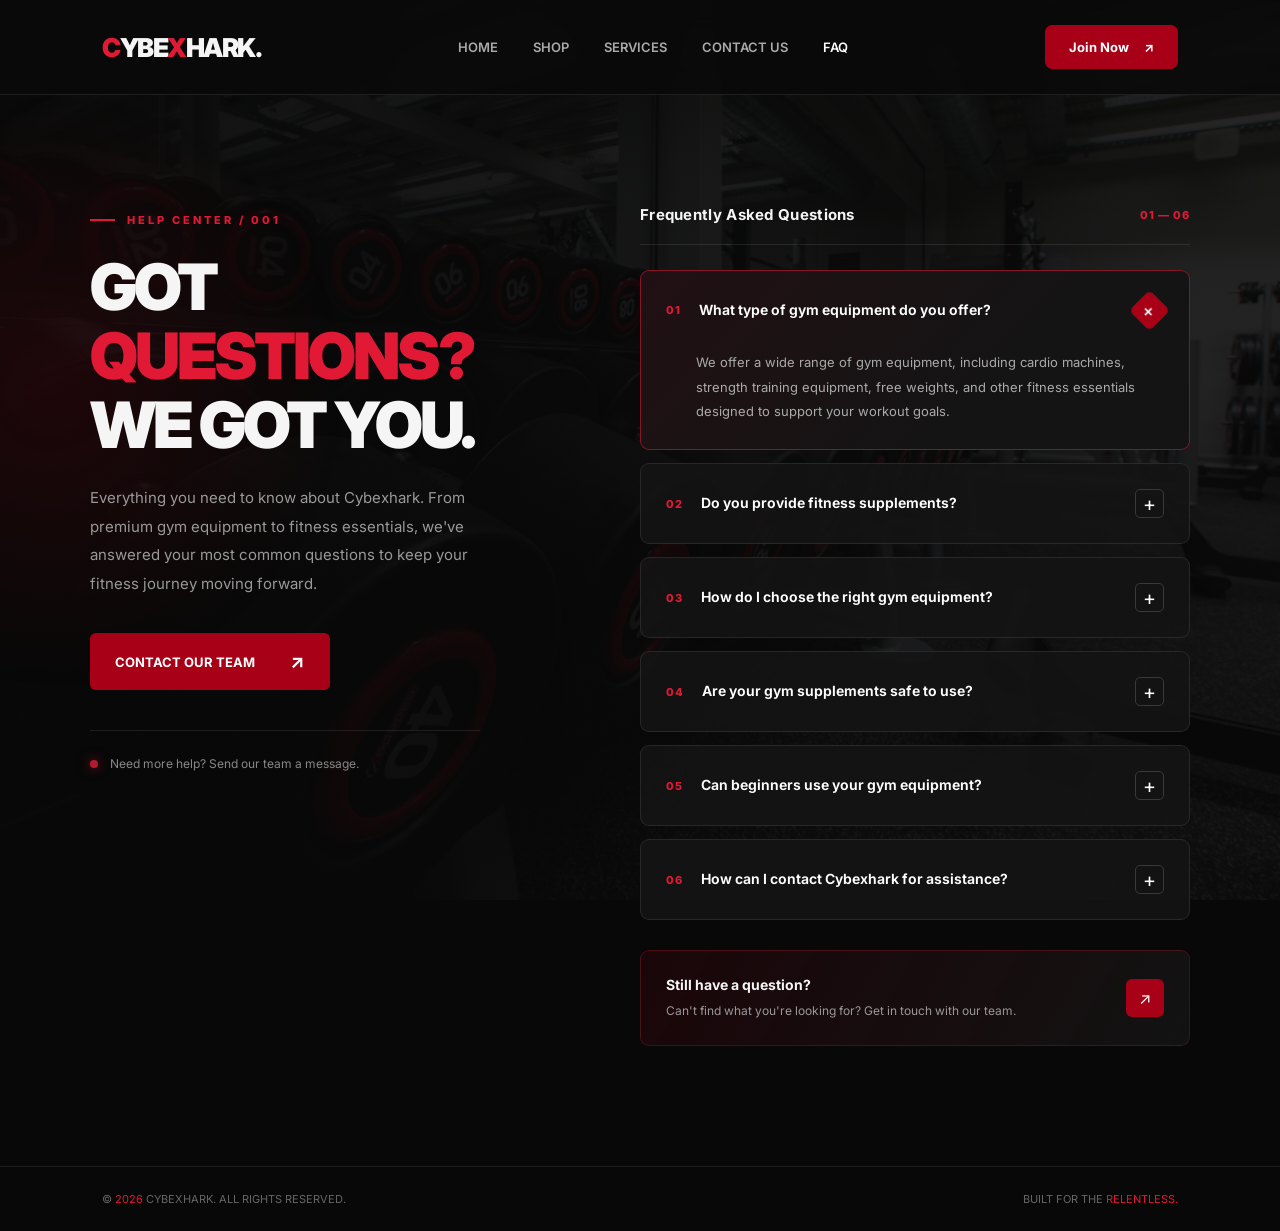
<file: faq.html>
<!DOCTYPE html>
<html lang="en">
<head>
    <meta charset="UTF-8">
    <meta name="viewport" content="width=device-width, initial-scale=1.0">
    <link rel="icon" href="letter-c.png" type="image/png">
    <title>FAQ | Cybexhark</title>

    <link rel="preconnect" href="https://fonts.googleapis.com">
    <link rel="preconnect" href="https://fonts.gstatic.com" crossorigin>
    <link href="https://fonts.googleapis.com/css2?family=Inter:wght@400;500;600;700;800;900&display=swap" rel="stylesheet">

    <style>
        :root {
            --background: #080808;
            --surface: #141414;
            --surface-hover: #1c1c1c;
            --primary: #a80016;
            --primary-light: #e11935;
            --text: #f5f5f5;
            --muted: #999;
            --border: rgba(255,255,255,0.09);
        }

        * {
            margin: 0;
            padding: 0;
            box-sizing: border-box;
        }

        html {
            scroll-behavior: smooth;
        }

        body {
            font-family: 'Inter', sans-serif;
            background: var(--background);
            color: var(--text);
            min-height: 100vh;
            overflow-x: hidden;
        }

        body::before {
            content: "";
            position: fixed;
            inset: 0;
            background:
                linear-gradient(90deg,
                    rgba(8,8,8,.97),
                    rgba(8,8,8,.88)),
                url('gym.jpg') center/cover no-repeat;
            z-index: -2;
        }

        body::after {
            content: "";
            position: fixed;
            width: 600px;
            height: 600px;
            background: radial-gradient(circle,
                rgba(150,0,20,.16),
                transparent 70%);
            top: 10%;
            left: -250px;
            z-index: -1;
            pointer-events: none;
        }

        /* NAVIGATION */

        .navbar {
            width: 100%;
            padding: 25px 8%;
            display: flex;
            justify-content: space-between;
            align-items: center;
            border-bottom: 1px solid var(--border);
            background: rgba(10,10,10,.75);
            backdrop-filter: blur(15px);
            position: relative;
            z-index: 10;
        }

        .logo {
            font-size: 26px;
            font-weight: 900;
            letter-spacing: -1.5px;
            color: white;
            text-decoration: none;
        }

        .logo span {
            color: var(--primary-light);
        }

        .nav-links {
            display: flex;
            align-items: center;
            gap: 35px;
        }

        .nav-links a {
            text-decoration: none;
            color: #aaa;
            font-size: 13px;
            font-weight: 600;
            transition: .3s;
        }

        .nav-links a:hover,
        .nav-links a.active {
            color: white;
        }

        .join-btn {
            display: inline-flex;
            align-items: center;
            gap: 15px;
            padding: 13px 23px;
            background: var(--primary);
            border: 1px solid rgba(255,255,255,.1);
            border-radius: 7px;
            color: white;
            font-family: inherit;
            font-size: 13px;
            font-weight: 700;
            text-decoration: none;
            transition: .3s;
        }

        .join-btn:hover {
            background: var(--primary-light);
            transform: translateY(-2px);
            box-shadow: 0 8px 30px rgba(168,0,22,.3);
        }

        /* MAIN SECTION */

        .container {
            max-width: 1350px;
            margin: auto;
            padding: 110px 7% 120px;
            display: grid;
            grid-template-columns: .9fr 1.1fr;
            gap: 100px;
            align-items: start;
        }

        .left-section {
            position: sticky;
            top: 60px;
            animation: fadeUp .7s ease both;
        }

        .eyebrow {
            display: inline-flex;
            align-items: center;
            gap: 12px;
            color: var(--primary-light);
            font-size: 11px;
            font-weight: 800;
            letter-spacing: 3px;
            margin-bottom: 25px;
        }

        .eyebrow::before {
            content: "";
            width: 25px;
            height: 2px;
            background: var(--primary-light);
        }

        .faq-header {
            font-size: clamp(43px, 5vw, 68px);
            line-height: 1.08;
            letter-spacing: -3px;
            font-weight: 900;
            margin-bottom: 25px;
        }

        .faq-header span {
            color: var(--primary-light);
        }

        .description {
            color: var(--muted);
            font-size: 15px;
            line-height: 1.9;
            max-width: 410px;
            margin-bottom: 35px;
        }

        .contact-btn {
            display: inline-flex;
            align-items: center;
            gap: 35px;
            padding: 17px 25px;
            background: var(--primary);
            color: white;
            text-decoration: none;
            font-size: 13px;
            font-weight: 700;
            border-radius: 6px;
            transition: .3s;
        }

        .contact-btn:hover {
            background: var(--primary-light);
            gap: 45px;
            box-shadow: 0 10px 35px rgba(168,0,22,.3);
            transform: translateY(-3px);
        }

        .contact-btn span {
            font-size: 19px;
        }

        .support-info {
            display: flex;
            align-items: center;
            gap: 12px;
            margin-top: 40px;
            padding-top: 25px;
            border-top: 1px solid var(--border);
            max-width: 390px;
        }

        .support-dot {
            width: 8px;
            height: 8px;
            background: #b71930;
            border-radius: 50%;
            box-shadow: 0 0 12px rgba(225,25,53,.6);
        }

        .support-info p {
            color: #888;
            font-size: 12px;
        }

        /* FAQ SECTION */

        .right-section {
            animation: fadeUp .8s .15s ease both;
        }

        .faq-top {
            display: flex;
            justify-content: space-between;
            align-items: center;
            margin-bottom: 25px;
            padding-bottom: 20px;
            border-bottom: 1px solid var(--border);
        }

        .faq-top h2 {
            font-size: 15px;
            font-weight: 700;
            letter-spacing: .3px;
        }

        .faq-count {
            font-size: 11px;
            color: var(--primary-light);
            font-weight: 800;
            letter-spacing: 1px;
        }

        .faq-item {
            background: rgba(20,20,20,.9);
            border: 1px solid var(--border);
            border-radius: 9px;
            margin-bottom: 13px;
            overflow: hidden;
            transition: background .3s, border-color .3s;
        }

        .faq-item:hover {
            background: var(--surface-hover);
            border-color: rgba(225,25,53,.35);
        }

        .faq-item.active {
            background: linear-gradient(135deg,
                #211013 0%,
                #141414 65%);
            border-color: rgba(225,25,53,.55);
        }

        .faq-question {
            width: 100%;
            background: transparent;
            border: none;
            color: white;
            padding: 25px;
            display: flex;
            justify-content: space-between;
            align-items: center;
            gap: 20px;
            text-align: left;
            cursor: pointer;
            font-family: inherit;
        }

        .question-content {
            display: flex;
            align-items: center;
            gap: 18px;
        }

        .question-number {
            color: var(--primary-light);
            font-size: 11px;
            font-weight: 800;
            letter-spacing: 1px;
        }

        .question-title {
            font-size: 14px;
            font-weight: 650;
            line-height: 1.6;
            transition: color .3s;
        }

        .faq-item.active .question-title {
            color: #fff;
        }

        .faq-icon {
            width: 29px;
            height: 29px;
            min-width: 29px;
            border: 1px solid #393939;
            border-radius: 5px;
            display: flex;
            justify-content: center;
            align-items: center;
            font-size: 20px;
            font-weight: 400;
            transition: .3s;
        }

        .faq-item.active .faq-icon {
            background: var(--primary);
            border-color: var(--primary);
            transform: rotate(45deg);
        }

        .faq-answer-wrapper {
            display: grid;
            grid-template-rows: 0fr;
            transition: grid-template-rows .35s ease;
        }

        .faq-item.active .faq-answer-wrapper {
            grid-template-rows: 1fr;
        }

        .faq-answer-inner {
            overflow: hidden;
        }

        .faq-answer {
            color: #aaa;
            font-size: 13px;
            line-height: 1.9;
            padding: 0 28px 25px 55px;
        }

        /* BOTTOM CARD */

        .bottom-card {
            margin-top: 30px;
            padding: 25px;
            border-radius: 9px;
            border: 1px solid rgba(225,25,53,.25);
            background: linear-gradient(120deg,
                rgba(120,0,18,.17),
                rgba(20,20,20,.9));
            display: flex;
            justify-content: space-between;
            align-items: center;
            gap: 15px;
        }

        .bottom-card h3 {
            font-size: 14px;
            margin-bottom: 8px;
        }

        .bottom-card p {
            font-size: 12px;
            color: #999;
            line-height: 1.6;
        }

        .bottom-card a {
            color: white;
            background: var(--primary);
            width: 38px;
            height: 38px;
            min-width: 38px;
            border-radius: 6px;
            display: flex;
            align-items: center;
            justify-content: center;
            text-decoration: none;
            transition: .3s;
        }

        .bottom-card a:hover {
            background: var(--primary-light);
            transform: translateX(3px);
        }

        /* FOOTER */

        footer {
            border-top: 1px solid var(--border);
            padding: 25px 8%;
            display: flex;
            justify-content: space-between;
            gap: 20px;
            color: #666;
            font-size: 11px;
        }

        footer span {
            color: var(--primary-light);
        }

        /* ANIMATIONS */

        @keyframes fadeUp {
            from {
                opacity: 0;
                transform: translateY(25px);
            }
            to {
                opacity: 1;
                transform: translateY(0);
            }
        }

        /* RESPONSIVE DESIGN */

        @media (max-width: 950px) {
            .container {
                grid-template-columns: 1fr;
                gap: 65px;
                padding-top: 70px;
            }

            .left-section {
                position: static;
            }

            .faq-header {
                font-size: 52px;
            }

            .nav-links {
                gap: 18px;
            }
        }

        @media (max-width: 650px) {
            .navbar {
                padding: 20px 6%;
                flex-wrap: wrap;
                gap: 20px;
            }

            .logo {
                font-size: 23px;
            }

            .nav-links {
                order: 3;
                width: 100%;
                justify-content: space-between;
                gap: 8px;
            }

            .nav-links a {
                font-size: 11px;
            }

            .join-btn {
                padding: 11px 16px;
            }

            .container {
                padding: 65px 6% 80px;
                gap: 55px;
            }

            .faq-header {
                font-size: 43px;
                letter-spacing: -2px;
            }

            .faq-question {
                padding: 20px 16px;
            }

            .question-content {
                gap: 12px;
            }

            .question-title {
                font-size: 12px;
            }

            .faq-answer {
                padding: 0 18px 22px 42px;
                font-size: 12px;
            }

            footer {
                flex-direction: column;
                text-align: center;
                align-items: center;
            }
        }

        @media (prefers-reduced-motion: reduce) {
            *,
            *::before,
            *::after {
                animation-duration: .01ms !important;
                transition-duration: .01ms !important;
                scroll-behavior: auto !important;
            }
        }
    </style>
    <link rel="stylesheet" href="cybex-theme.css">
</head>

<body>

    <!-- NAVIGATION -->
    <nav class="navbar">

        <a href="index.html" class="logo">
            CYBE<span>X</span>HARK.
        </a>

        <div class="nav-links">
            <a href="index.html">HOME</a>
            <a href="shop.html">SHOP</a>
            <a href="service.html">SERVICES</a>
            <a href="contact.html">CONTACT US   </a>
            <a href="faq.html" class="active"
               aria-current="page">FAQ</a>
        </div>

        <a href="login.html" class="join-btn">
            Join Now <span>↗</span>
        </a>

    </nav>

    <!-- MAIN CONTENT -->
    <main class="container">

        <!-- LEFT SECTION -->
        <section class="left-section">

            <div class="eyebrow">
                HELP CENTER / 001
            </div>

            <h1 class="faq-header">
                GOT<br>
                <span>QUESTIONS?</span><br>
                WE GOT YOU.
            </h1>

            <p class="description">
                Everything you need to know about Cybexhark.
                From premium gym equipment to fitness essentials,
                we've answered your most common questions to
                keep your fitness journey moving forward.
            </p>

            <a href="contact.html" class="contact-btn">
                CONTACT OUR TEAM
                <span>↗</span>
            </a>

            <div class="support-info">
                <div class="support-dot"></div>
                <p>Need more help? Send our team a message.</p>
            </div>

        </section>

        <!-- RIGHT SECTION -->
        <section class="right-section" aria-label="Frequently asked questions">

            <div class="faq-top">
                <h2>Frequently Asked Questions</h2>
                <span class="faq-count">01 — 06</span>
            </div>

            <!-- FAQ 1 -->
            <div class="faq-item active">

                <button class="faq-question"
                        aria-expanded="true"
                        aria-controls="answer-1">

                    <span class="question-content">
                        <span class="question-number">01</span>
                        <span class="question-title">
                            What type of gym equipment do you offer?
                        </span>
                    </span>

                    <span class="faq-icon" aria-hidden="true">+</span>

                </button>

                <div class="faq-answer-wrapper" id="answer-1">
                    <div class="faq-answer-inner">
                        <p class="faq-answer">
                            We offer a wide range of gym equipment,
                            including cardio machines, strength training
                            equipment, free weights, and other fitness
                            essentials designed to support your workout
                            goals.
                        </p>
                    </div>
                </div>

            </div>

            <!-- FAQ 2 -->
            <div class="faq-item">

                <button class="faq-question"
                        aria-expanded="false"
                        aria-controls="answer-2">

                    <span class="question-content">
                        <span class="question-number">02</span>
                        <span class="question-title">
                            Do you provide fitness supplements?
                        </span>
                    </span>

                    <span class="faq-icon" aria-hidden="true">+</span>

                </button>

                <div class="faq-answer-wrapper" id="answer-2">
                    <div class="faq-answer-inner">
                        <p class="faq-answer">
                            Yes! We offer fitness supplements such as
                            protein powders, pre-workouts, vitamins,
                            and other products to complement your
                            training and nutrition routine.
                        </p>
                    </div>
                </div>

            </div>

            <!-- FAQ 3 -->
            <div class="faq-item">

                <button class="faq-question"
                        aria-expanded="false"
                        aria-controls="answer-3">

                    <span class="question-content">
                        <span class="question-number">03</span>
                        <span class="question-title">
                            How do I choose the right gym equipment?
                        </span>
                    </span>

                    <span class="faq-icon" aria-hidden="true">+</span>

                </button>

                <div class="faq-answer-wrapper" id="answer-3">
                    <div class="faq-answer-inner">
                        <p class="faq-answer">
                            Choosing the right equipment depends on
                            your fitness goals, available space,
                            experience level, and budget. Our team
                            can help you explore suitable options.
                        </p>
                    </div>
                </div>

            </div>

            <!-- FAQ 4 -->
            <div class="faq-item">

                <button class="faq-question"
                        aria-expanded="false"
                        aria-controls="answer-4">

                    <span class="question-content">
                        <span class="question-number">04</span>
                        <span class="question-title">
                            Are your gym supplements safe to use?
                        </span>
                    </span>

                    <span class="faq-icon" aria-hidden="true">+</span>

                </button>

                <div class="faq-answer-wrapper" id="answer-4">
                    <div class="faq-answer-inner">
                        <p class="faq-answer">
                            We aim to provide products from reputable
                            suppliers. Always review the product label,
                            ingredients, and recommended usage.
                            Consult a qualified healthcare professional
                            if you have any health concerns.
                        </p>
                    </div>
                </div>

            </div>

            <!-- FAQ 5 -->
            <div class="faq-item">

                <button class="faq-question"
                        aria-expanded="false"
                        aria-controls="answer-5">

                    <span class="question-content">
                        <span class="question-number">05</span>
                        <span class="question-title">
                            Can beginners use your gym equipment?
                        </span>
                    </span>

                    <span class="faq-icon" aria-hidden="true">+</span>

                </button>

                <div class="faq-answer-wrapper" id="answer-5">
                    <div class="faq-answer-inner">
                        <p class="faq-answer">
                            Absolutely! Our equipment selection
                            includes options suitable for beginners
                            and experienced fitness enthusiasts.
                            Start with equipment appropriate for
                            your current fitness level.
                        </p>
                    </div>
                </div>

            </div>

            <!-- FAQ 6 -->
            <div class="faq-item">

                <button class="faq-question"
                        aria-expanded="false"
                        aria-controls="answer-6">

                    <span class="question-content">
                        <span class="question-number">06</span>
                        <span class="question-title">
                            How can I contact Cybexhark for assistance?
                        </span>
                    </span>

                    <span class="faq-icon" aria-hidden="true">+</span>

                </button>

                <div class="faq-answer-wrapper" id="answer-6">
                    <div class="faq-answer-inner">
                        <p class="faq-answer">
                            You can reach us through our Contact Us
                            page. Send your questions or concerns,
                            and our team will assist you with your
                            inquiries.
                        </p>
                    </div>
                </div>

            </div>

            <!-- ADDITIONAL SUPPORT -->
            <div class="bottom-card">

                <div>
                    <h3>Still have a question?</h3>
                    <p>
                        Can't find what you're looking for?
                        Get in touch with our team.
                    </p>
                </div>

                <a href="contact.html"
                   aria-label="Visit contact page">↗</a>

            </div>

        </section>

    </main>

    <!-- FOOTER -->
    <footer>
        <p>© <span id="year"></span> CYBEXHARK. ALL RIGHTS RESERVED.</p>
        <p>BUILT FOR THE <span>RELENTLESS.</span></p>
    </footer>

    <!-- JAVASCRIPT -->
    <script>
        const faqItems = document.querySelectorAll('.faq-item');

        faqItems.forEach(item => {
            const button = item.querySelector('.faq-question');

            button.addEventListener('click', () => {
                const isActive = item.classList.contains('active');

                // Close all FAQ items
                faqItems.forEach(otherItem => {
                    otherItem.classList.remove('active');

                    otherItem.querySelector('.faq-question')
                        .setAttribute('aria-expanded', 'false');
                });

                // Open selected FAQ if previously closed
                if (!isActive) {
                    item.classList.add('active');
                    button.setAttribute('aria-expanded', 'true');
                }
            });
        });

        // Automatically update footer year
        document.getElementById('year').textContent =
            new Date().getFullYear();
    </script>

    <script src="cybex-motion.js" defer></script>
</body>
</html>
</file>
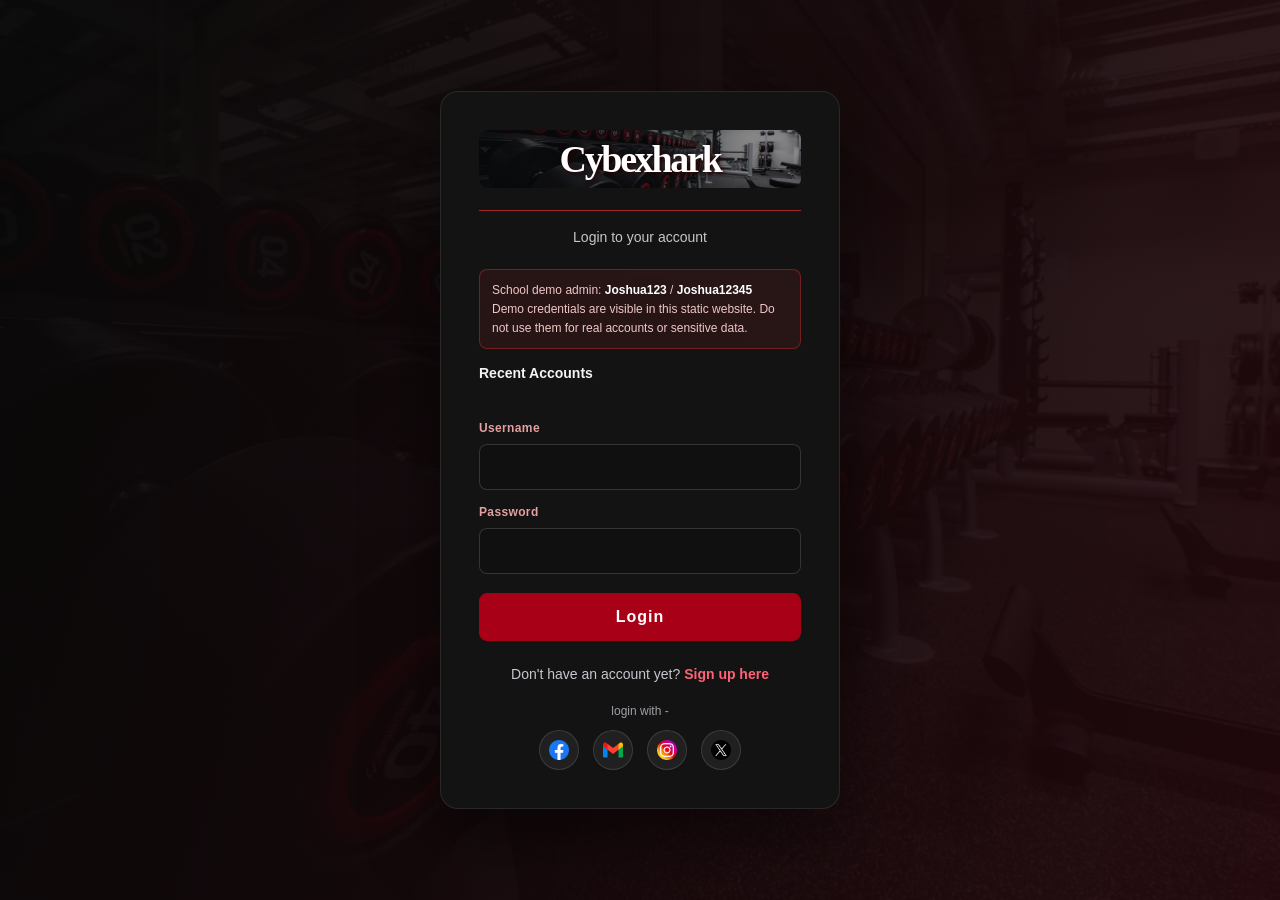
<file: login.html>
<!DOCTYPE html>
<html lang="en">
<head>
    <meta charset="UTF-8">
    <meta name="viewport" content="width=device-width, initial-scale=1.0">
    <link rel="icon" href="letter-c.png">
    <title>Login - Cybexhark</title>
    <style>
        body {
            font-family: Arial, sans-serif;
            width: 100%;
            background: linear-gradient(Darkred,rgba(0, 0, 0, 0.932));
            background-position: center;
            background-size: cover;
            display: flex;
            justify-content: center;
            align-items: center;
            height: 100vh;
            margin: 0;
        }

        .container {
            padding: 20px;
            width: 90%;
            max-width: 400px;
            background: linear-gradient(Darkred,black);
            color: white;
            border-radius: 20px;
            padding-right: 40px;
            transition: 0.3s ease-in-out;
            box-shadow: 0px 2px 8px rgba(0, 0, 0, 0.829);
        }
        .container:hover {
            box-shadow: 0px 2px 8px rgba(0, 0, 0, 0.616);
            transform: translateY(-5px); 
        }

        h2 {
            text-align: center;
            color: rgb(255, 255, 255);
            font-size: 24px;
        }

        form {
            display: flex;
            flex-direction: column;
            gap: 15px;
        }

        label {
            font-size: 14px;
            color: rgba(233, 110, 110, 0.658);
            font-weight: bold;
        }

        input[type="text"], input[type="password"] {
            padding: 10px;
            font-size: 14px;
            border: 2px solid #c400005d;
            background-color: #ffdfdf;
            border-radius: 5px;
            width: 94%;
        }

        button {
            padding: 10px;
            background-color: darkred;
            color: white;
            border: none;
            border-radius: 5px;
            cursor: pointer;
            font-size: 16px;
        }
        button:hover {
            background-color: white;
            color: black;
            font-weight: bold;
        }

        .center-text {
            text-align: center;
            font-size: 14px;
        }

        .center-text a {
            color: darkred;
            text-decoration: none;
        }

        .center-text a:hover {
            color: rgba(255, 255, 255, 0.445);
        }

        .icons {
            text-align: center;
            word-spacing: 30px;
        }

        p {
            text-align: center;
        }
        #logo{
            background: linear-gradient(to top, rgba(0, 0, 0, 0.5) 50%, rgba(0, 0, 0, 0.5) 50%), url('gym.jpg');
            height: 45px;
            font-size: 50px;
            border-radius: 10px;
        }
s
        .recent-accounts {
            margin-bottom: 20px;
        }

        .recent-accounts h3 {
            color: white;
            text-align: center;
        }

        .account {
            display: flex;
            align-items: center;
            gap: 10px;
            margin-bottom: 10px;
            cursor: pointer;
        }

        .account p {
            margin: 0;
            color: white;
        }

        /* Responsive authentication page styling */
        * {
            box-sizing: border-box;
        }

        body {
            min-height: 100vh;
            height: auto;
            padding: 32px 18px;
            color: #f5f5f5;
            background:
                linear-gradient(135deg, rgba(8, 9, 11, 0.96), rgba(35, 10, 12, 0.9)),
                url("gym.jpg") center / cover fixed;
            font-family: "Segoe UI", Arial, sans-serif;
        }

        .container {
            width: min(100%, 430px);
            padding: clamp(24px, 6vw, 38px);
            border: 1px solid rgba(255, 255, 255, 0.12);
            border-radius: 18px;
            background: rgba(18, 19, 22, 0.94);
            box-shadow: 0 24px 70px rgba(0, 0, 0, 0.5);
            backdrop-filter: blur(14px);
        }

        .container:hover {
            transform: none;
            box-shadow: 0 24px 70px rgba(0, 0, 0, 0.5);
        }

        #logo {
            display: flex;
            min-height: 58px;
            height: auto !important;
            align-items: center;
            justify-content: center;
            margin: 0 0 22px;
            border-radius: 9px;
            background:
                linear-gradient(90deg, rgba(10, 11, 13, 0.8), rgba(10, 11, 13, 0.4)),
                url("gym.jpg") center 45% / cover;
            font-size: clamp(28px, 8vw, 38px);
            letter-spacing: -0.06em;
        }

        .container > hr {
            width: 100%;
            margin: 0 0 18px;
            border: 0;
            border-top: 1px solid rgba(239, 52, 52, 0.65);
        }

        .container > p:first-of-type {
            margin-bottom: 24px;
            color: #c4c7cc !important;
            font-size: 14px !important;
        }

        .recent-accounts {
            margin-bottom: 22px;
        }

        .recent-accounts h3 {
            margin-bottom: 12px;
            color: #f4f4f4;
            font-size: 14px;
            text-align: left;
        }

        #recentAccountsContainer {
            display: grid;
            grid-template-columns: repeat(auto-fit, minmax(130px, 1fr));
            gap: 8px;
        }

        .account {
            min-width: 0;
            margin: 0;
            padding: 9px;
            overflow: hidden;
            border: 1px solid rgba(255, 255, 255, 0.1);
            border-radius: 9px;
            background: rgba(255, 255, 255, 0.045);
        }

        .account:hover {
            border-color: rgba(239, 52, 52, 0.65);
            background: rgba(239, 52, 52, 0.1);
        }

        .account img {
            flex: 0 0 38px;
            width: 38px;
            height: 38px;
            object-fit: cover;
        }

        .account p {
            overflow: hidden;
            font-size: 12px;
            text-overflow: ellipsis;
            white-space: nowrap;
        }

        form {
            gap: 9px;
        }

        label {
            margin-top: 6px;
            color: #e5a0a0;
            font-size: 12px;
            letter-spacing: 0.03em;
        }

        input[type="text"],
        input[type="password"] {
            width: 100%;
            min-height: 46px;
            padding: 12px 14px;
            border: 1px solid rgba(255, 255, 255, 0.14);
            border-radius: 8px;
            outline: none;
            background: #24262b;
            color: #fff;
            font: inherit;
            font-size: 15px;
            transition: border-color 160ms ease, box-shadow 160ms ease;
        }

        input[type="text"]:focus,
        input[type="password"]:focus {
            border-color: #ef3434;
            box-shadow: 0 0 0 3px rgba(239, 52, 52, 0.16);
        }

        form br {
            display: none;
        }

        button {
            min-height: 48px;
            margin-top: 10px;
            border-radius: 8px;
            background: #e42e34;
            font-weight: 700;
            letter-spacing: 0.06em;
            transition: background 160ms ease, transform 160ms ease;
        }

        button:hover {
            transform: translateY(-1px);
            background: #c82028;
            color: #fff;
        }

        .center-text {
            margin: 22px 0 18px;
            color: #c4c7cc;
            line-height: 1.6;
        }

        .center-text a {
            color: #ff6969;
            font-weight: 700;
        }

        .center-text a:hover {
            color: #fff;
        }

        .container > p:nth-of-type(3) {
            margin-bottom: 12px;
            color: #9da0a6;
            font-size: 12px;
        }

        .icons {
            display: flex;
            justify-content: center;
            gap: 14px;
            word-spacing: normal;
        }

        .icons a {
            display: grid;
            width: 40px;
            height: 40px;
            place-items: center;
            border: 1px solid rgba(255, 255, 255, 0.12);
            border-radius: 50%;
            background: rgba(255, 255, 255, 0.06);
            transition: transform 160ms ease, background 160ms ease;
        }

        .icons a:hover {
            transform: translateY(-2px);
            background: rgba(239, 52, 52, 0.2);
        }

        .icons img {
            display: block;
            width: 20px;
            height: 20px;
            object-fit: contain;
        }

        .auth-message {
            margin: 0 0 12px;
            padding: 10px 12px;
            border: 1px solid rgba(255, 255, 255, 0.14);
            border-radius: 8px;
            background: rgba(255, 255, 255, 0.06);
            color: #e5e7eb;
            font-size: 13px;
            line-height: 1.5;
        }

        .auth-message[data-state="error"] {
            border-color: rgba(255, 105, 105, 0.5);
            background: rgba(239, 52, 52, 0.12);
            color: #ffb4b4;
        }

        .auth-message[data-state="success"] {
            border-color: rgba(74, 222, 128, 0.4);
            background: rgba(34, 197, 94, 0.1);
            color: #bbf7d0;
        }

        .demo-admin-notice {
            margin: 0 0 16px;
            padding: 11px 12px;
            border: 1px solid rgba(239, 52, 52, 0.38);
            border-radius: 8px;
            background: rgba(239, 52, 52, 0.09);
            color: #f0c7c7;
            font-size: 12px;
            line-height: 1.55;
        }

        .demo-admin-notice strong { color: #fff; }

        @media (max-width: 380px) {
            body {
                padding: 18px 12px;
            }

            .container {
                padding: 22px 18px;
            }
        }
    </style>
    <link rel="stylesheet" href="cybex-theme.css">
</head>
<body class="auth-page">
    <div class="container">
        <h1 id="logo" style="color: white; text-shadow:2px 2px 4px #220000; font-family: 'Times New Roman', Times, serif; text-align: center;">Cybexhark</h1>
        <hr style="2px solid darkred; width: 100%;">
        <p style="text-align: center; color: rgba(243, 212, 212, 0.712); font-size: 20px; font-size: 12px;">Login to your account</p>
        <div class="demo-admin-notice">
            School demo admin: <strong>Joshua123</strong> / <strong>Joshua12345</strong><br>
            Demo credentials are visible in this static website. Do not use them for real accounts or sensitive data.
        </div>
        
        <div class="recent-accounts">
            <h3>Recent Accounts</h3>
            <div id="recentAccountsContainer"></div>
        </div>

        <form id="loginForm">
            <p class="auth-message" id="loginMessage" role="status" aria-live="polite" hidden></p>
            <label for="loginUsername">Username</label>
            <input type="text" id="loginUsername" required>
            <br>

            <label for="loginPassword">Password</label>
            <input type="password" id="loginPassword" required>
            <br>

            <button type="submit" id="loginButton">Login</button>
        </form>

        <p class="center-text">Don't have an account yet? <a href="signup.html">Sign up here</a></p>
        <p>login with -</p>
        <div class="icons">
            <a href="https://www.facebook.com/"><img src="facebook.png" width="22px" height="22px" decoding="async"></a>
            <a href="https://accounts.google.com/"><img src="gmail.png" width="22px" height="22px" decoding="async"></a>
            <a href="https://www.instagram.com/"><img src="social.png" width="22px" height="22px" decoding="async"></a>
            <a href="https://twitter.com/login"><img src="twitter.png" width="22px" height="22px" decoding="async"></a>
        </div>
    </div>

    <script>
        const recentAccountsContainer = document.getElementById('recentAccountsContainer');
        const loginForm = document.getElementById('loginForm');
        const loginMessage = document.getElementById('loginMessage');
        const demoAdmin = {
            firstName: 'Josh',
            lastName: 'Mendoza',
            username: 'Joshua123',
            password: 'Joshua12345',
            role: 'admin',
            profilePicture: null,
            coverPhoto: null
        };

        // Load recent accounts
        const users = JSON.parse(localStorage.getItem('users')) || [];
        users.forEach(user => {
            const accountDiv = document.createElement('div');
            accountDiv.classList.add('account');
            accountDiv.innerHTML = `
                <img src="${user.profilePicture || 'user.png'}" alt="Profile Picture" width="50" style="border-radius: 50%;" decoding="async">
                <p>${user.firstName} ${user.lastName}</p>
            `;
            accountDiv.addEventListener('click', () => {
                document.getElementById('loginUsername').value = user.username;
            });
            recentAccountsContainer.appendChild(accountDiv);
        });

        // Handle login
        loginForm.addEventListener('submit', function(event) {
            event.preventDefault();

            const enteredUsername = document.getElementById('loginUsername').value.trim();
            const enteredPassword = document.getElementById('loginPassword').value;

            const isDemoAdmin = enteredUsername === demoAdmin.username && enteredPassword === demoAdmin.password;
            const user = isDemoAdmin
                ? demoAdmin
                : users.find(u => u.username === enteredUsername && u.password === enteredPassword);

            if (user) {
                loginMessage.textContent = 'Login successful. Opening your dashboard...';
                loginMessage.dataset.state = 'success';
                loginMessage.hidden = false;
                localStorage.setItem('loggedInUser', JSON.stringify(user));
                const requestedDestination = new URLSearchParams(window.location.search).get('returnTo');
                const allowedDestinations = ['shop.html', 'checkout.html', 'dashboard.html'];
                setTimeout(() => {
                    window.location.href = allowedDestinations.includes(requestedDestination)
                        ? requestedDestination
                        : 'dashboard.html';
                }, 450);
            } else {
                loginMessage.textContent = 'Username or password is incorrect. Please try again.';
                loginMessage.dataset.state = 'error';
                loginMessage.hidden = false;
            }
        });
    </script>
    <script src="cybex-motion.js" defer></script>
</body>
</html>
</file>
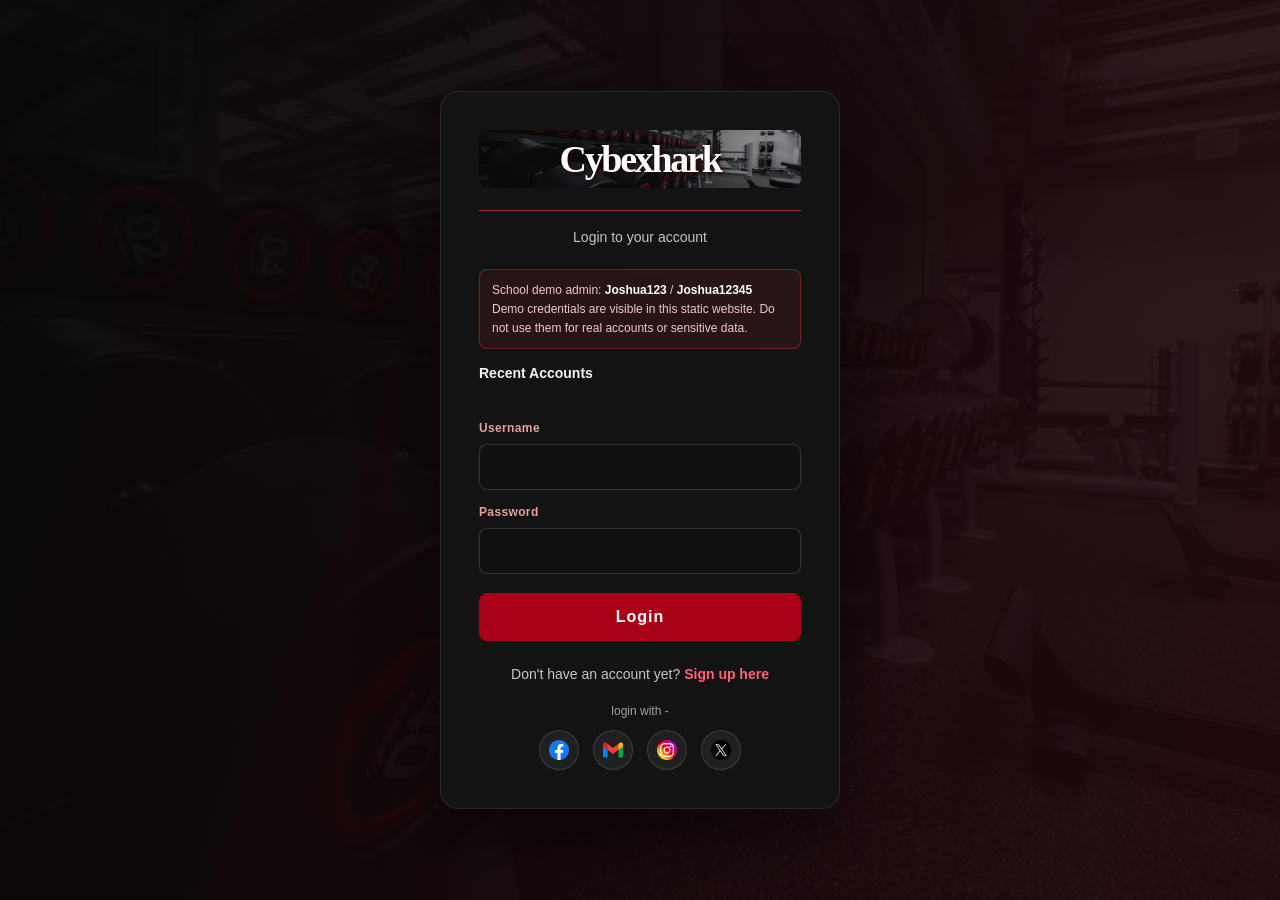
<file: payment.html>
<!DOCTYPE html>
<html lang="en">
<head>
    <meta charset="UTF-8">
    <meta name="viewport" content="width=device-width, initial-scale=1.0">
    <link rel="icon" href="letter-c.png" type="image/x-icon">
    <title>Payment - Cybexhark</title>
    <style>
        /* Basic Reset */
        * {
            margin: 0;
            padding: 0;
            box-sizing: border-box;
        }

        /* Body Styles */
        body {
            font-family: system-ui, -apple-system, BlinkMacSystemFont, 'Segoe UI', Roboto, Oxygen, Ubuntu, Cantarell, 'Open Sans', 'Helvetica Neue', sans-serif;    
            background: linear-gradient(to top, rgba(0, 0, 0, 0.7) 50%, rgba(0, 0, 0, 0.7) 50%), url('gym.jpg');
            background-size: cover;
            background-position: center;
            background-attachment: fixed;
            height: 100vh;
            color: #fff;
        }
        /* Payment and Delivery Form Styles */
        .payment-container {
            width: 80%;
            max-width: 600px;
            margin:auto;
            background: rgba(0, 0, 0, 0.863);
            border-radius: 10px;
            padding: 20px;
            box-shadow:20px 20px 40px rgb(0, 0, 0);
            margin-top: 100px;
        }

        .payment-container h2 {
            color: white;
            text-align: center;
            margin-bottom: 20px;
            font-size: 30px;
        }

        /* Delivery Form Styles */
        .delivery-form {
            display: flex;
            flex-direction: column;
            gap: 15px;
            color: rgba(255, 255, 255, 0.493);
            
            
        }

        .delivery-form input[type="text"], 
        .delivery-form input[type="number"] {
            padding: 12px;
            font-size: 16px;
            border-radius: 5px;
            border: 1px solid #ccc;
            background-color: #fff;
            width: 100%; 

            box-shadow: 5px 5px 10px rgb(0, 0, 0);
        }

        .delivery-form textarea {
            padding: 12px;
            font-size: 16px;
            border-radius: 5px;
            border: 1px solid #ccc;
            background-color: #fff;
            width: 100%;
            height: 100px;
            resize: none;
            box-shadow: 5px 5px 10px rgb(0, 0, 0);
        }

        .delivery-form button {
            background-color: #333;
            color: white;
            padding: 12px 30px;
            border: none;
            border-radius: 25px;
            font-size: 16px;
            margin: 10px 0;
            cursor: pointer;
            transition: background-color 0.3s ease, transform 0.3s ease;
        }

        .delivery-form button:hover {
            background-color: darkred;
            transform: translateY(-3px);
        }

        /* Payment Form Styles */
        .payment-form {
            display: none;
            flex-direction: column;
            gap: 15px;
            width: 100%;
        }
        .payment-form input[type="text"], 
        .payment-form input[type="number"], 
        .payment-form input[type="date"], 
        .payment-form input[type="email"] {
            padding: 12px;
            font-size: 16px;
            border-radius: 5px;
            border: 1px solid #ccc;
            background-color: #fff;
            width: 100%;
            box-shadow: 5px 5px 10px rgb(0, 0, 0);
        }

        .payment-form button {
            background-color: #333;
            color: white;
            padding: 12px 30px;
            border: none;
            border-radius: 25px;
            font-size: 16px;
            margin: 10px 0;
            cursor: pointer;
            transition: background-color 0.3s ease, transform 0.3s ease;
        }

        .payment-form button:hover {
            background-color: darkred;
            transform: translateY(-3px);
        }

        /* Transaction Result Section */
        .transaction-result {
            margin-top: 20px;
            text-align: center;
        }

        .transaction-result h3 {
            color: #fff;
            font-size: 20px;
            margin: 10px 0;
        }

        .transaction-result p {
            color: #fff;
        }

        /* Back to Shop Button */
        .back-to-shop-btn {
            background-color: #333;
            color: white;
            padding: 12px 30px;
            border: none;
            border-radius: 25px;
            font-size: 16px;
            margin: 10px 0;
            cursor: pointer;
            transition: background-color 0.3s ease, transform 0.3s ease;
        }

        .back-to-shop-btn:hover {
            background-color: darkred;
            transform: translateY(-3px);
        }
        ::placeholder{
            font-family: system-ui, -apple-system, BlinkMacSystemFont, 'Segoe UI', Roboto, Oxygen, Ubuntu, Cantarell, 'Open Sans', 'Helvetica Neue', sans-serif;
        }
        #deliver{
            color: #ffffff83;
        }
        .transaction-result{
            box-shadow: 10px 10 20px color(black);
        }
        .icons{
    text-align: center;
    word-spacing: 30px;
        }

        :root {
            color-scheme: dark;
            --payment-accent: #ef3434;
            --payment-muted: #aeb3bb;
        }

        html {
            min-width: 320px;
        }

        body {
            min-height: 100vh;
            height: auto;
            padding: 1px 16px 40px;
            background:
                linear-gradient(180deg, rgba(8, 9, 11, 0.86), #0b0c0f 42rem),
                url('gym.jpg') center top / cover fixed;
            font-family: Arial, Helvetica, sans-serif;
        }

        .payment-container {
            width: min(100%, 600px);
            margin: 64px auto 0;
            padding: clamp(22px, 5vw, 38px);
            border: 1px solid rgba(255, 255, 255, 0.1);
            border-radius: 20px;
            background: linear-gradient(145deg, rgba(30, 33, 38, 0.97), rgba(15, 17, 20, 0.97));
            box-shadow: 0 24px 70px rgba(0, 0, 0, 0.5);
        }

        .payment-container h2 {
            margin-bottom: 10px;
            color: #fff;
            font-size: clamp(1.8rem, 5vw, 2.3rem);
            letter-spacing: -0.055em;
        }

        .payment-intro {
            margin-bottom: 24px;
            color: var(--payment-muted);
            font-size: 0.92rem;
            line-height: 1.6;
            text-align: center;
        }

        .payment-eyebrow {
            margin-bottom: 8px;
            color: var(--payment-accent);
            font-size: 0.7rem;
            font-weight: 800;
            letter-spacing: 0.2em;
        }

        .payment-progress {
            display: grid;
            grid-template-columns: 1fr 1fr;
            gap: 10px;
            margin: 0 0 26px;
        }

        .payment-progress span {
            padding: 11px 12px;
            border: 1px solid rgba(255, 255, 255, 0.1);
            border-radius: 9px;
            background: rgba(255, 255, 255, 0.04);
            color: #818791;
            font-size: 0.76rem;
            font-weight: 750;
            text-align: center;
        }

        .payment-progress span[aria-current="step"] {
            border-color: rgba(239, 52, 52, 0.65);
            background: rgba(239, 52, 52, 0.12);
            color: #ff8585;
        }

        .payment-container label {
            color: #e2e4e8;
            font-size: 0.84rem;
            font-weight: 700;
        }

        .delivery-form,
        .payment-form {
            gap: 10px;
            color: #fff;
        }

        .delivery-form input[type="text"],
        .delivery-form input[type="number"],
        .delivery-form textarea,
        .payment-form input[type="text"],
        .payment-form input[type="number"],
        .payment-form input[type="date"],
        .payment-form input[type="email"] {
            width: 100%;
            min-height: 46px;
            padding: 12px 13px;
            border: 1px solid rgba(255, 255, 255, 0.13);
            border-radius: 9px;
            background: #111317;
            box-shadow: none;
            color: #fff;
            font: inherit;
            font-size: 0.92rem;
            color-scheme: dark;
        }

        .delivery-form select,
        .payment-form select {
            width: 100%;
            min-height: 46px;
            padding: 12px 13px;
            border: 1px solid rgba(255, 255, 255, 0.13);
            border-radius: 9px;
            background: #111317;
            color: #fff;
            font: inherit;
            font-size: 0.92rem;
        }

        .address-fields {
            display: flex;
            flex-direction: column;
            gap: 10px;
        }

        .address-picker,
        .online-payment-fields {
            display: flex;
            flex-direction: column;
            gap: 10px;
        }

        .address-summary,
        .payment-note {
            margin: 0;
            padding: 12px;
            border: 1px solid rgba(255, 255, 255, 0.1);
            border-radius: 9px;
            color: var(--payment-muted);
            font-size: 0.84rem;
            line-height: 1.55;
        }

        .payment-options {
            display: grid;
            gap: 10px;
            border: 0;
        }

        .payment-options legend {
            margin-bottom: 8px;
        }

        .payment-option {
            display: flex;
            align-items: center;
            gap: 10px;
            padding: 13px;
            border: 1px solid rgba(255, 255, 255, 0.13);
            border-radius: 9px;
            background: rgba(255, 255, 255, 0.04);
            cursor: pointer;
        }

        .payment-option input {
            width: 18px;
            height: 18px;
            accent-color: var(--payment-accent);
        }

        .payment-option span {
            color: #fff;
        }

        .delivery-form button.secondary-action {
            border-color: rgba(255, 255, 255, 0.2);
            background: #292c32;
        }

        .delivery-form textarea {
            height: 96px;
            resize: vertical;
        }

        .delivery-form input::placeholder,
        .delivery-form textarea::placeholder,
        .payment-form input::placeholder {
            color: #777d86;
        }

        .delivery-form input:focus,
        .delivery-form select:focus,
        .delivery-form textarea:focus,
        .payment-form input:focus,
        .payment-form select:focus {
            border-color: var(--payment-accent);
            outline: 3px solid rgba(239, 52, 52, 0.18);
        }

        #deliver {
            margin: 3px 0 6px;
            color: var(--payment-muted);
            font-size: 0.82rem;
        }

        .delivery-form button,
        .payment-form button,
        .back-to-shop-btn {
            width: 100%;
            min-height: 48px;
            margin: 8px 0 0;
            padding: 12px 18px;
            border: 1px solid var(--payment-accent);
            border-radius: 9px;
            background: var(--payment-accent);
            color: #fff;
            font-size: 0.94rem;
            font-weight: 800;
        }

        .delivery-form button:hover,
        .payment-form button:hover,
        .back-to-shop-btn:hover {
            transform: translateY(-2px);
            background: #c9272d;
        }

        .icons {
            display: flex;
            flex-wrap: wrap;
            align-items: center;
            justify-content: center;
            gap: 12px;
            margin: 5px 0;
            word-spacing: normal;
        }

        .icons img {
            width: auto;
            max-width: 100px;
            height: 34px;
            padding: 4px 8px;
            border-radius: 7px;
            background: #fff;
            object-fit: contain;
        }

        .transaction-result {
            margin-top: 10px;
            padding: 24px 18px;
            border: 1px solid rgba(255, 255, 255, 0.1);
            border-radius: 14px;
            background: rgba(255, 255, 255, 0.04);
            box-shadow: none;
        }

        .transaction-result h3 {
            margin: 0 0 12px;
            color: #fff;
            font-size: 1.3rem;
            text-shadow: none !important;
        }

        .transaction-result p {
            margin-bottom: 10px;
            color: var(--payment-muted);
            line-height: 1.6;
        }

        .transaction-result #deliver {
            color: #ff8585;
        }

        .payment-container :is(button, input, textarea):focus-visible {
            outline: 3px solid #fff;
            outline-offset: 3px;
        }

        .payment-container select:focus-visible {
            outline: 3px solid #fff;
            outline-offset: 3px;
        }

        .payment-container [hidden] {
            display: none !important;
        }

        @media (max-width: 480px) {
            body {
                padding-right: 12px;
                padding-left: 12px;
            }

            .payment-container {
                margin-top: 28px;
                border-radius: 15px;
            }
        }

        @media (prefers-reduced-motion: reduce) {
            *,
            *::before,
            *::after {
                transition-duration: 0.01ms !important;
                animation-duration: 0.01ms !important;
                animation-iteration-count: 1 !important;
            }
        }
    </style>
    <link rel="stylesheet" href="cybex-theme.css">
</head>
<body>

    <div class="main">
        <div class="payment-container">
            <p class="payment-eyebrow" style="text-align: center;">SECURE CHECKOUT</p>
            <h2>Payment Information</h2>
            <p class="payment-intro">Complete this demo checkout to add your order to your dashboard. This prototype does not process or charge real payments.</p>
            <div class="payment-progress" aria-label="Checkout progress">
                <span id="delivery-step" aria-current="step">1&nbsp; Delivery</span>
                <span id="payment-step">2&nbsp; Payment</span>
            </div>

            <form class="delivery-form" id="delivery-form">
                <div class="address-picker" id="address-picker" hidden>
                    <label for="saved-address">Choose one saved delivery address</label>
                    <select id="saved-address" name="saved-address"></select>
                    <p class="address-summary" id="address-summary"></p>
                    <button type="button" class="secondary-action" id="add-address">Add another address</button>
                </div>

                <div class="address-fields" id="address-fields">
                    <label for="address">Street address</label>
                    <input type="text" id="address" name="address" placeholder="House/building number and street" autocomplete="street-address" required>

                    <label for="city">City / Municipality</label>
                    <input type="text" id="city" name="city" placeholder="Enter city or municipality" autocomplete="address-level2" required>

                    <label for="postal-code">Postal Code</label>
                    <input type="text" id="postal-code" name="postal-code" inputmode="numeric" autocomplete="postal-code" placeholder="Postal code" required>

                    <label for="country">Country</label>
                    <input type="text" id="country" name="country" placeholder="Enter country" autocomplete="country-name" required>

                    <label for="location-description">Landmark or delivery notes (Optional)</label>
                    <textarea id="location-description" name="location-description" placeholder="Building, floor, landmark, or other delivery instructions."></textarea>
                    <button type="button" class="secondary-action" id="cancel-add-address" hidden>Cancel adding address</button>
                </div>

                <p id="deliver">Delivery might take 3 to 7 days.</p>
                <button type="submit" id="continue-to-payment">Save address and continue</button>
            </form>

            <form class="payment-form" id="payment-form">
                <fieldset class="payment-options">
                    <legend>Choose a payment method</legend>
                    <label class="payment-option" for="cash-on-delivery">
                        <input type="radio" id="cash-on-delivery" name="payment-method" value="Cash on Delivery" checked>
                        <span>Cash on Delivery</span>
                    </label>
                    <label class="payment-option" for="online-transfer">
                        <input type="radio" id="online-transfer" name="payment-method" value="Online transfer">
                        <span>Bank or e-wallet transfer</span>
                    </label>
                </fieldset>

                <div class="online-payment-fields" id="online-payment-fields" hidden>
                    <label for="payment-provider">Bank or e-wallet</label>
                    <select id="payment-provider" name="payment-provider" disabled>
                        <option value="">Choose a provider</option>
                        <option value="Bank transfer">Bank transfer</option>
                        <option value="GCash">GCash</option>
                        <option value="Maya">Maya</option>
                        <option value="PayPal">PayPal</option>
                    </select>

                    <label for="account-name">Account holder name</label>
                    <input type="text" id="account-name" name="account-name" autocomplete="name" disabled>

                    <label for="account-identifier">Account number, phone number, or email</label>
                    <input type="text" id="account-identifier" name="account-identifier" autocomplete="off" placeholder="Enter the identifier for your selected provider" disabled>

                    <p class="payment-note">Demo only: no payment is processed and these details are not saved. Never enter your password, PIN, one-time code, or CVV.</p>
                </div>

                <button type="submit" id="pay-now">Place COD Order</button>
            </form>
            <button type="button" id="back-to-cart" class="back-to-shop-btn">Cancel and return to cart</button>

            <!-- Transaction Result Section -->
            <div id="transaction-result" class="transaction-result" style="display: none;">
                <h3 style="color: rgb(255, 255, 255); text-shadow:5px 5px 10px rgb(0, 0, 0)">Demo Checkout Completed</h3>
                <p>Your demo order has been saved. This prototype does not process or charge real payments.</p>
                <p id="deliver">Your order is being prepared.</p>
                <p id="order-confirmation"></p>

                <!-- Back to Shop Button -->
                <button class="back-to-shop-btn" onclick="window.location.href='dashboard.html'">View my orders</button>
            </div>
        </div>

    </div>

    <script>
        const currentUser = JSON.parse(localStorage.getItem('loggedInUser') || 'null') || {};
        const pendingOrder = JSON.parse(localStorage.getItem('pendingOrder') || 'null') || {};
        if (!currentUser.username || !pendingOrder.id || pendingOrder.username !== currentUser.username) {
            window.location.replace(currentUser.username ? 'checkout.html' : 'login.html?returnTo=checkout.html');
        }

        const deliveryForm = document.getElementById('delivery-form');
        const addressPicker = document.getElementById('address-picker');
        const addressFields = document.getElementById('address-fields');
        const savedAddressSelect = document.getElementById('saved-address');
        const addressSummary = document.getElementById('address-summary');
        const continueButton = document.getElementById('continue-to-payment');
        let savedAddresses = Array.isArray(currentUser.deliveryAddresses) ? currentUser.deliveryAddresses : [];
        let addingAddress = savedAddresses.length === 0;

        function persistAddressBook() {
            currentUser.deliveryAddresses = savedAddresses;
            localStorage.setItem('loggedInUser', JSON.stringify(currentUser));
            const users = JSON.parse(localStorage.getItem('users') || '[]');
            const userIndex = users.findIndex(user => user.username === currentUser.username);
            if (userIndex !== -1) {
                users[userIndex] = { ...users[userIndex], deliveryAddresses: savedAddresses };
                localStorage.setItem('users', JSON.stringify(users));
            }
        }

        function formatAddress(address) {
            return [
                address.street,
                address.city,
                address.postalCode,
                address.country,
                address.notes
            ].filter(Boolean).join(', ');
        }

        function renderAddresses() {
            const selectedAddressId = savedAddressSelect.value;
            addressPicker.hidden = savedAddresses.length === 0 || addingAddress;
            addressFields.hidden = !addingAddress;
            addressFields.querySelectorAll('input, textarea').forEach(field => {
                field.disabled = !addingAddress;
            });
            document.getElementById('cancel-add-address').hidden = savedAddresses.length === 0 || !addingAddress;
            savedAddressSelect.replaceChildren();
            savedAddresses.forEach((address, index) => {
                const option = document.createElement('option');
                option.value = address.id;
                option.textContent = `Address ${index + 1}: ${formatAddress(address)}`;
                savedAddressSelect.appendChild(option);
            });
            const chosenAddress = savedAddresses.find(address => address.id === selectedAddressId) || savedAddresses[0];
            if (chosenAddress) {
                savedAddressSelect.value = chosenAddress.id;
                addressSummary.textContent = formatAddress(chosenAddress);
            } else {
                addressSummary.textContent = '';
            }
            continueButton.textContent = addingAddress ? 'Save address and continue' : 'Continue to Payment';
        }

        function readAddressForm() {
            return {
                id: `address-${Date.now().toString(36)}`,
                street: document.getElementById('address').value.trim(),
                city: document.getElementById('city').value.trim(),
                postalCode: document.getElementById('postal-code').value.trim(),
                country: document.getElementById('country').value.trim(),
                notes: document.getElementById('location-description').value.trim()
            };
        }

        renderAddresses();
        document.getElementById('add-address').addEventListener('click', () => {
            addingAddress = true;
            deliveryForm.reset();
            renderAddresses();
            document.getElementById('address').focus();
        });
        document.getElementById('cancel-add-address').addEventListener('click', () => {
            addingAddress = false;
            renderAddresses();
        });
        savedAddressSelect.addEventListener('change', renderAddresses);

        deliveryForm.addEventListener('submit', function(e) {
            e.preventDefault(); // Prevent form submission

            let selectedAddress;
            if (addingAddress) {
                selectedAddress = readAddressForm();
                savedAddresses.push(selectedAddress);
                persistAddressBook();
                addingAddress = false;
                renderAddresses();
            } else {
                selectedAddress = savedAddresses.find(address => address.id === savedAddressSelect.value);
            }
            if (!selectedAddress) {
                alert('Please choose or add a delivery address.');
                return;
            }

            pendingOrder.deliveryAddress = { ...selectedAddress };
            localStorage.setItem('pendingOrder', JSON.stringify(pendingOrder));
            deliveryForm.style.display = 'none';
            document.getElementById('payment-form').style.display = 'flex';
            document.getElementById('delivery-step').removeAttribute('aria-current');
            document.getElementById('payment-step').setAttribute('aria-current', 'step');
        });

        const paymentForm = document.getElementById('payment-form');
        const onlinePaymentFields = document.getElementById('online-payment-fields');
        const paymentProvider = document.getElementById('payment-provider');
        const accountName = document.getElementById('account-name');
        const accountIdentifier = document.getElementById('account-identifier');
        const payNowButton = document.getElementById('pay-now');

        function updatePaymentFields() {
            const isOnline = document.getElementById('online-transfer').checked;
            onlinePaymentFields.hidden = !isOnline;
            [paymentProvider, accountName, accountIdentifier].forEach(field => {
                field.disabled = !isOnline;
                field.required = isOnline;
            });
            payNowButton.textContent = isOnline ? 'Complete Demo Order' : 'Place COD Order';
        }

        const customerName = `${currentUser.firstName || ''} ${currentUser.lastName || ''}`.trim();
        accountName.value = customerName || currentUser.username || '';
        paymentForm.querySelectorAll('input[name="payment-method"]').forEach(input => {
            input.addEventListener('change', updatePaymentFields);
        });
        updatePaymentFields();

        paymentForm.addEventListener('submit', function(e) {
            e.preventDefault(); // Prevent form submission

            const isOnline = document.getElementById('online-transfer').checked;
            const selectedMethod = isOnline
                ? paymentProvider.value
                : 'Cash on Delivery';
            const paymentStatus = isOnline ? 'Demo - not processed' : 'Pay on delivery';

            setTimeout(() => {
                const completedOrders = JSON.parse(localStorage.getItem('customerOrders') || '[]');
                if (!completedOrders.some(order => order.id === pendingOrder.id)) {
                    completedOrders.unshift({
                        ...pendingOrder,
                        status: 'Processing',
                        paymentMethod: selectedMethod,
                        paymentStatus,
                        completedAt: new Date().toISOString()
                    });
                    localStorage.setItem('customerOrders', JSON.stringify(completedOrders));
                }
                localStorage.removeItem('pendingOrder');
                localStorage.removeItem('cart');

                // Hide payment form and show transaction result
                document.getElementById('payment-form').style.display = 'none';
                document.getElementById('transaction-result').style.display = 'block';
                document.getElementById('back-to-cart').style.display = 'none';
                document.getElementById('payment-step').removeAttribute('aria-current');
                document.getElementById('order-confirmation').textContent =
                    `Order ${pendingOrder.id} is now Processing with ${selectedMethod}. View it anytime in your customer dashboard.`;
            }, 1500);
        });

        document.getElementById('back-to-cart').addEventListener('click', () => {
            localStorage.removeItem('pendingOrder');
            window.location.href = 'checkout.html';
        });
    </script>

    <script src="cybex-motion.js" defer></script>
</body>
</html>
</file>
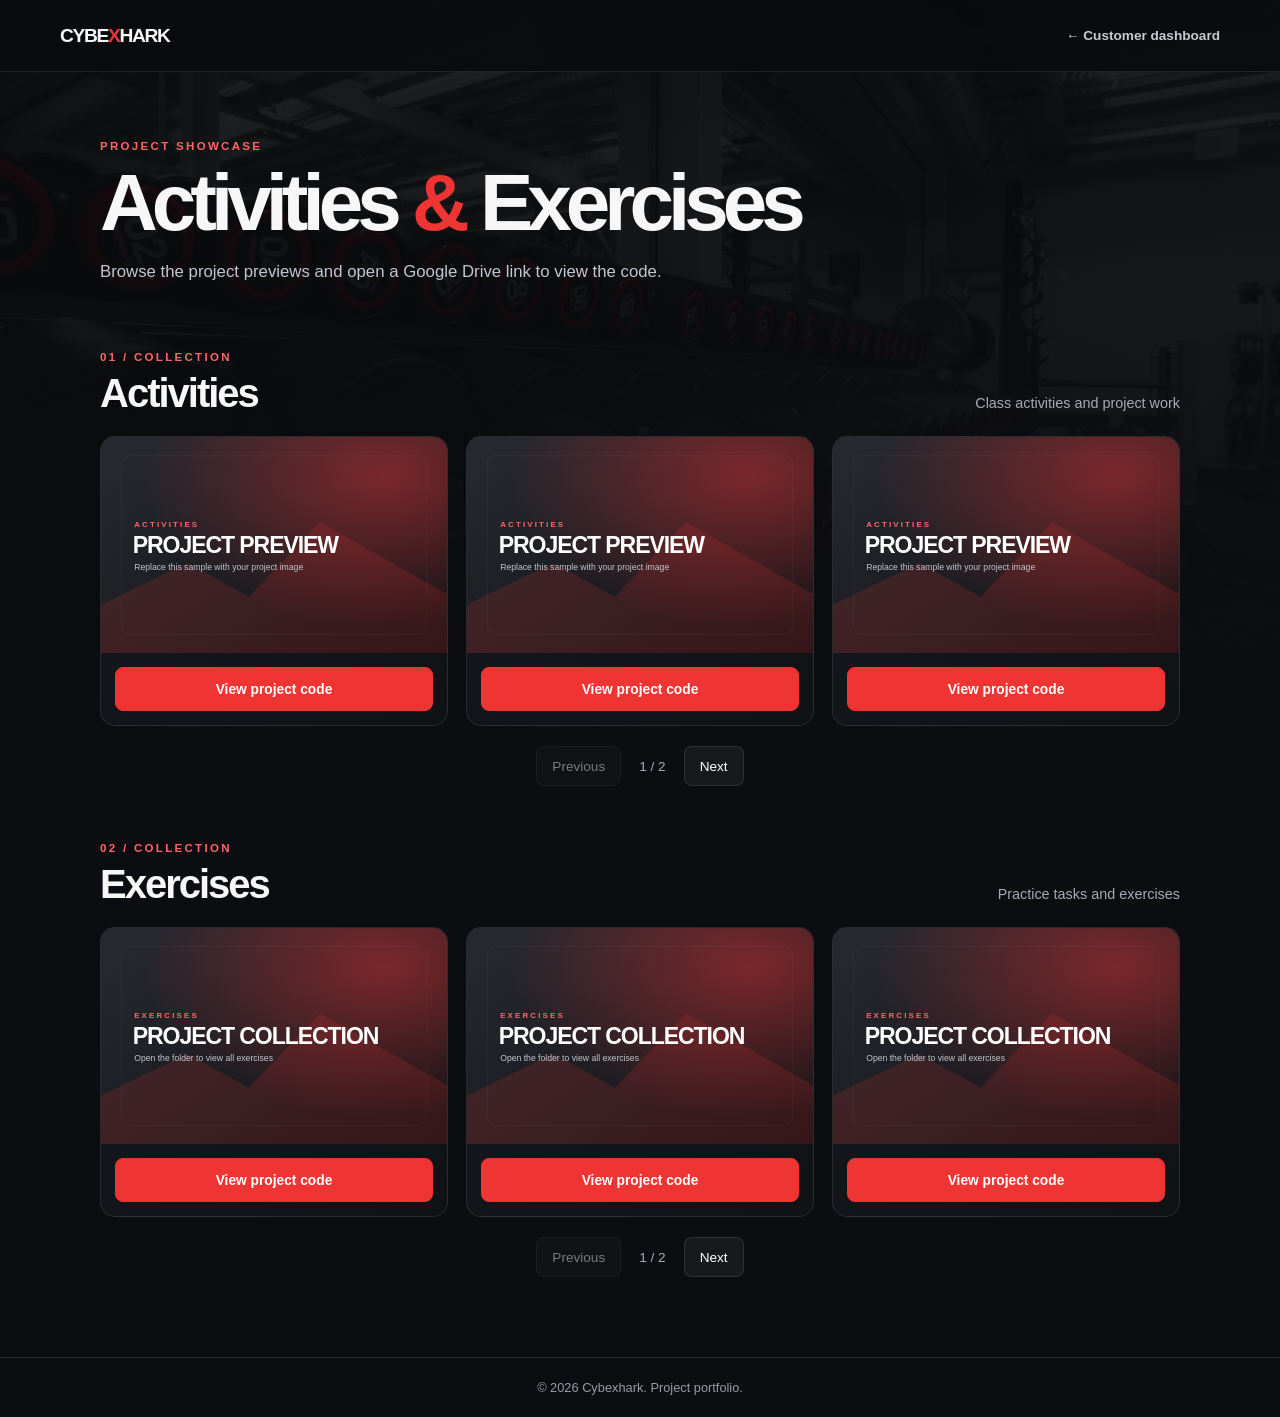
<file: portfolio.html>
<!DOCTYPE html>
<html lang="en">
<head>
    <meta charset="UTF-8">
    <meta name="viewport" content="width=device-width, initial-scale=1.0">
    <meta name="description" content="Browse project activities and exercises.">
    <link rel="icon" href="letter-c.png" type="image/png">
    <title>Project Portfolio | Cybexhark</title>
    <link rel="stylesheet" href="portfolio.css">
    <script src="portfolio.js" defer></script>
</head>
<body>
    <header class="portfolio-header">
        <a class="portfolio-brand" href="dashboard.html">CYBE<span>X</span>HARK</a>
        <a class="back-link" href="dashboard.html">&larr; Customer dashboard</a>
    </header>
    <main class="portfolio-main">
        <header class="portfolio-intro">
            <p class="eyebrow">PROJECT SHOWCASE</p>
            <h1>Activities <span>&amp;</span> Exercises</h1>
            <p>Browse the project previews and open a Google Drive link to view the code.</p>
        </header>

        <section class="portfolio-section" aria-labelledby="activities-heading">
            <div class="section-heading">
                <div><p class="eyebrow">01 / COLLECTION</p><h2 id="activities-heading">Activities</h2></div>
                <p>Class activities and project work</p>
            </div>
            <div class="project-grid" id="activitiesGrid"></div>
            <p class="empty-message" id="activitiesEmpty" hidden>No activities have been added yet.</p>
            <nav class="pagination" aria-label="Activities pages">
                <button type="button" data-collection="activities" data-direction="-1">Previous</button>
                <span id="activitiesPage" aria-live="polite"></span>
                <button type="button" data-collection="activities" data-direction="1">Next</button>
            </nav>
        </section>

        <section class="portfolio-section" aria-labelledby="exercises-heading">
            <div class="section-heading">
                <div><p class="eyebrow">02 / COLLECTION</p><h2 id="exercises-heading">Exercises</h2></div>
                <p>Practice tasks and exercises</p>
            </div>
            <div class="project-grid" id="exercisesGrid">
                <article class="project-card">
                    <p class="eyebrow">EXERCISE</p>
                    <h3>Personal Profile Page</h3>
                    <p>Create a simple HTML page introducing yourself, with a heading, a short bio, and a list of interests.</p>
                </article>
            </div>
            <p class="empty-message" id="exercisesEmpty" hidden>Add exercise projects in <code>portfolio.js</code>.</p>
            <nav class="pagination" aria-label="Exercises pages">
                <button type="button" data-collection="exercises" data-direction="-1" disabled>Previous</button>
                <span id="exercisesPage" aria-live="polite">1 project</span>
                <button type="button" data-collection="exercises" data-direction="1" disabled>Next</button>
            </nav>
            
        </section>
    </main>
    <footer>&copy; 2026 Cybexhark. Project portfolio.</footer>
</body>
</html>
</file>
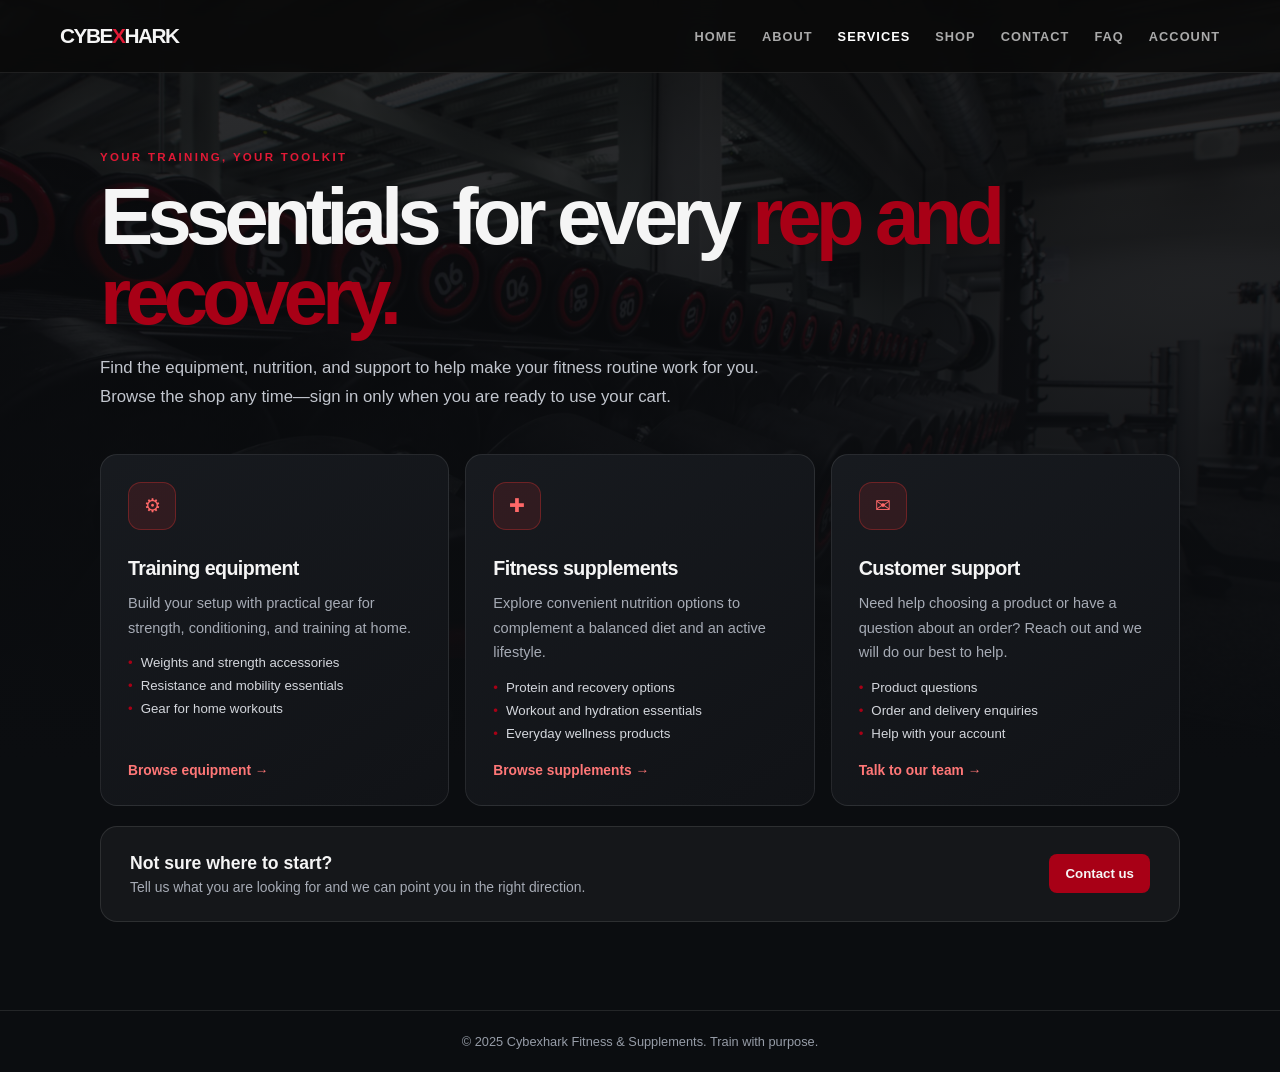
<file: service.html>
<!DOCTYPE html>
<html lang="en">
<head>
    <meta charset="UTF-8">
    <meta name="viewport" content="width=device-width, initial-scale=1.0">
    <meta name="description" content="Explore Cybexhark fitness equipment, supplements, and customer support.">
    <link rel="icon" href="letter-c.png" type="image/png">
    <title>Services | Cybexhark</title>
    <style>
        :root { color-scheme: dark; --muted: #a6abb5; --accent: #ef3434; --line: rgba(255,255,255,.1); }
        * { box-sizing: border-box; }
        body { min-width: 320px; margin: 0; color: #f7f7f8; background: linear-gradient(180deg, rgba(8,9,11,.84), #0b0d10 760px), url('gym.jpg') center top / cover fixed; font-family: Inter, "Segoe UI", Arial, sans-serif; }
        a { color: inherit; text-decoration: none; }
        .site-header { position: sticky; top: 0; z-index: 5; border-bottom: 1px solid var(--line); background: rgba(10,11,13,.91); backdrop-filter: blur(14px); }
        .nav { width: min(1160px, calc(100% - 40px)); min-height: 72px; margin: auto; display: flex; align-items: center; justify-content: space-between; gap: 24px; }
        .brand { font-weight: 900; font-size: 1.3rem; letter-spacing: -.07em; }
        .brand span { color: var(--accent); }
        .nav-links { display: flex; flex-wrap: wrap; align-items: center; gap: 8px 25px; margin: 0; padding: 0; list-style: none; }
        .nav-links a { color: #c7cad0; font-size: .8rem; font-weight: 700; letter-spacing: .08em; }
        .nav-links a:hover, .nav-links a[aria-current="page"] { color: #ff6868; }
        main { width: min(1080px, calc(100% - 40px)); margin: auto; padding: 78px 0 88px; }
        .eyebrow { margin: 0 0 14px; color: #ff6666; font-size: .72rem; font-weight: 850; letter-spacing: .2em; }
        h1, h2, p { margin-top: 0; }
        h1 { margin-bottom: 16px; font-size: clamp(2.7rem, 7vw, 5rem); line-height: 1; letter-spacing: -.075em; }
        h1 span { color: var(--accent); }
        .intro { max-width: 660px; margin-bottom: 42px; color: #c2c6ce; font-size: 1.05rem; line-height: 1.75; }
        .services { display: grid; grid-template-columns: repeat(3, minmax(0, 1fr)); gap: 16px; }
        .service-card { display: flex; min-height: 310px; flex-direction: column; align-items: flex-start; padding: 27px; border: 1px solid var(--line); border-radius: 17px; background: linear-gradient(145deg, rgba(23,26,31,.97), rgba(16,18,22,.97)); transition: transform .2s ease, border-color .2s ease; }
        .service-card:hover { transform: translateY(-4px); border-color: rgba(239,52,52,.55); }
        .service-icon { display: grid; width: 48px; height: 48px; place-items: center; margin-bottom: 27px; border: 1px solid rgba(239,52,52,.32); border-radius: 13px; background: rgba(239,52,52,.12); color: #ff6868; font-size: 1.2rem; }
        .service-card h2 { margin-bottom: 11px; font-size: 1.23rem; letter-spacing: -.03em; }
        .service-card p { color: var(--muted); font-size: .91rem; line-height: 1.7; }
        .service-card ul { display: grid; gap: 8px; margin: 0 0 22px; padding: 0; color: #d3d6dc; list-style: none; font-size: .83rem; }
        .service-card li::before { margin-right: 8px; color: var(--accent); content: "•"; }
        .service-link { margin-top: auto; color: #ff7777; font-size: .86rem; font-weight: 800; }
        .support-banner { display: flex; align-items: center; justify-content: space-between; gap: 22px; margin-top: 20px; padding: 26px 29px; border: 1px solid var(--line); border-radius: 17px; background: rgba(255,255,255,.045); }
        .support-banner h2 { margin-bottom: 5px; font-size: 1.1rem; }
        .support-banner p { margin-bottom: 0; color: var(--muted); font-size: .87rem; }
        .support-banner a { flex: 0 0 auto; padding: 12px 16px; border-radius: 8px; background: var(--accent); font-size: .83rem; font-weight: 800; }
        footer { padding: 23px 20px; border-top: 1px solid var(--line); color: #969ca7; text-align: center; font-size: .8rem; }
        @media (max-width: 800px) { .services { grid-template-columns: 1fr 1fr; } .service-card:last-child { grid-column: 1 / -1; min-height: 250px; } }
        @media (max-width: 700px) { .nav { align-items: flex-start; flex-direction: column; padding: 16px 0; gap: 14px; } .nav-links { gap: 11px 18px; } main { padding-top: 58px; } }
        @media (max-width: 560px) { .services { grid-template-columns: 1fr; } .service-card:last-child { grid-column: auto; } .support-banner { align-items: flex-start; flex-direction: column; } }
        @media (prefers-reduced-motion: reduce) { *, *::before, *::after { transition-duration: .01ms !important; } }
    </style>
    <link rel="stylesheet" href="cybex-theme.css">
</head>
<body>
    <header class="site-header">
        <nav class="nav" aria-label="Main navigation">
            <a class="brand" href="index.html">CYBE<span>X</span>HARK</a>
            <ul class="nav-links">
                <li><a href="index.html">HOME</a></li><li><a href="about.html">ABOUT</a></li>
                <li><a href="service.html" aria-current="page">SERVICES</a></li><li><a href="shop.html">SHOP</a></li>
                <li><a href="contact.html">CONTACT</a></li><li><a href="faq.html">FAQ</a></li><li><a href="dashboard.html">ACCOUNT</a></li>
            </ul>
        </nav>
    </header>
    <main>
        <p class="eyebrow">YOUR TRAINING, YOUR TOOLKIT</p>
        <h1>Essentials for every <span>rep and recovery.</span></h1>
        <p class="intro">Find the equipment, nutrition, and support to help make your fitness routine work for you. Browse the shop any time—sign in only when you are ready to use your cart.</p>
        <section class="services" aria-label="Cybexhark services">
            <article class="service-card">
                <span class="service-icon" aria-hidden="true">&#9881;</span>
                <h2>Training equipment</h2>
                <p>Build your setup with practical gear for strength, conditioning, and training at home.</p>
                <ul><li>Weights and strength accessories</li><li>Resistance and mobility essentials</li><li>Gear for home workouts</li></ul>
                <a class="service-link" href="shop.html">Browse equipment <span aria-hidden="true">&rarr;</span></a>
            </article>
            <article class="service-card">
              <span class="service-icon" aria-hidden="true">&#10010;</span>
                <h2>Fitness supplements</h2>
                <p>Explore convenient nutrition options to complement a balanced diet and an active lifestyle.</p>
                <ul><li>Protein and recovery options</li><li>Workout and hydration essentials</li><li>Everyday wellness products</li></ul>
                <a class="service-link" href="shop.html">Browse supplements <span aria-hidden="true">&rarr;</span></a>
            </article>
            <article class="service-card">
                <span class="service-icon" aria-hidden="true">&#9993;</span>
                <h2>Customer support</h2>
                <p>Need help choosing a product or have a question about an order? Reach out and we will do our best to help.</p>
                <ul><li>Product questions</li><li>Order and delivery enquiries</li><li>Help with your account</li></ul>
                <a class="service-link" href="contact.html">Talk to our team <span aria-hidden="true">&rarr;</span></a>
            </article>
        </section>
        <aside class="support-banner">
            <div><h2>Not sure where to start?</h2><p>Tell us what you are looking for and we can point you in the right direction.</p></div>
            <a href="contact.html">Contact us</a>
        </aside>
    </main>
    <footer>&copy; 2025 Cybexhark Fitness &amp; Supplements. Train with purpose.</footer>
    <script src="cybex-motion.js" defer></script>
</body>
</html>
</file>
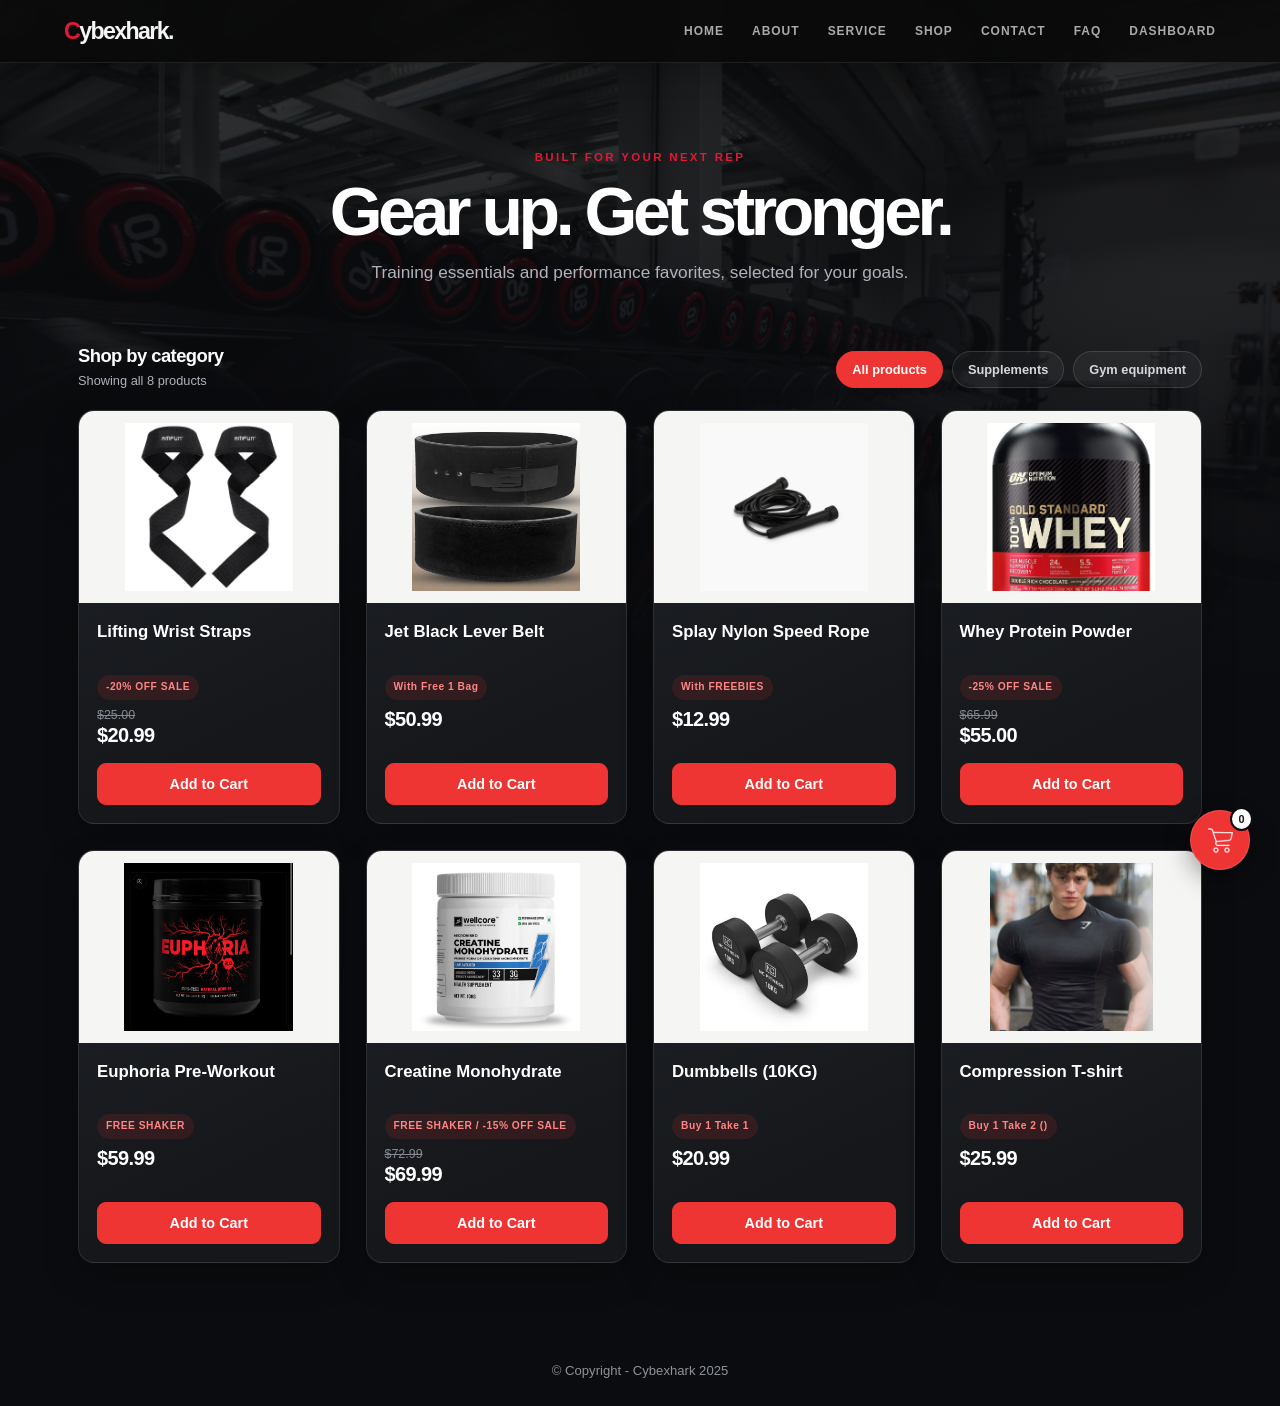
<file: shop.html>
<!DOCTYPE html>
<html lang="en">
<head>
    <meta charset="UTF-8">
    <meta name="viewport" content="width=device-width, initial-scale=1.0">
    <link rel="icon" href="letter-c.png" type="image/x-icon">
    <title>Shop - Cybexhark</title>
    <link rel="stylesheet" href="styleshop.css">
    <link rel="stylesheet" href="cybex-theme.css">
</head>
<body>

    <div class="main">
        <!-- Navbar Section -->
        <div class="navbar">
            <div class="menu">
                <h2 class="logo">Cybexhark.</h2>
                <ul>
                    <li><a href="index.html">HOME</a></li>
                    <li><a href="about.html">ABOUT</a></li>
                    <li><a href="service.html">SERVICE</a></li>
                    <li><a href="shop.html">SHOP</a></li>
                    <li><a href="contact.html">CONTACT</a></li>
                    <li><a href="faq.html">FAQ</a></li>
                    <li><a href="dashboard.html">DASHBOARD</a></li>
                </ul>
            </div>
        </div>

        <div class="content">
            <section class="shop-intro">
                <p class="shop-eyebrow">BUILT FOR YOUR NEXT REP</p>
                <h1>Gear up. Get stronger.</h1>
                <p>Training essentials and performance favorites, selected for your goals.</p>
            </section>

            <section class="shop-categories" aria-label="Product categories">
                <div class="category-heading">
                    <h2>Shop by category</h2>
                    <p id="category-result-count" aria-live="polite">Showing all 8 products</p>
                </div>
                <div class="category-filters" role="group" aria-label="Filter products">
                    <button class="category-filter is-active" type="button" data-category="all" aria-pressed="true">All products</button>
                    <button class="category-filter" type="button" data-category="supplements" aria-pressed="false">Supplements</button>
                    <button class="category-filter" type="button" data-category="equipment" aria-pressed="false">Gym equipment</button>
                </div>
            </section>

            <div class="listProduct">
                <div class="product-card" data-category="equipment">
                    <img src="straps.jpg" alt="Lifting wrist straps" loading="lazy" decoding="async">
                    <div class="product-info">
                        <h3>Lifting Wrist Straps</h3>
                        <p class="product-promo">-20% OFF SALE</p>
                        <del>$25.00</del>
                        <p class="current-price">$20.99</p>
                        <button class="add-to-cart">Add to Cart</button>
                    </div>
                </div>

                <div class="product-card" data-category="equipment">
                    <img src="belt.jpg" alt="Jet black lever belt" loading="lazy" decoding="async">
                    <div class="product-info">
                        <h3>Jet Black Lever Belt</h3>
                        <p class="product-promo">With Free 1 Bag</p>
                        <p class="current-price">$50.99</p>
                        <button class="add-to-cart">Add to Cart</button>
                    </div>
                </div>

                <div class="product-card" data-category="equipment">
                    <img src="Splay Nylon Speed Rope 10 Foot - Purple _ 10 Foot.jpg" alt="Purple nylon speed rope" loading="lazy" decoding="async">
                    <div class="product-info">
                        <h3>Splay Nylon Speed Rope</h3>
                        <p class="product-promo">With FREEBIES</p>
                        <p class="current-price">$12.99</p>
                        <button class="add-to-cart">Add to Cart</button>
                    </div>
                </div>

                <div class="product-card" data-category="supplements">
                    <img src="Whey Protein.jpg" alt="Whey protein powder" loading="lazy" decoding="async">
                    <div class="product-info">
                        <h3>Whey Protein Powder</h3>
                        <p class="product-promo">-25% OFF SALE</p>
                        <del>$65.99</del>
                        <p class="current-price">$55.00</p>
                        <button class="add-to-cart">Add to Cart</button>
                    </div>
                </div>
                
                <div class="product-card" data-category="supplements">
                    <img src="euphoria.jpg" alt="Euphoria pre-workout" loading="lazy" decoding="async">
                    <div class="product-info">
                        <h3>Euphoria Pre-Workout</h3>
                        <p class="product-promo">FREE SHAKER</p>
                        <p class="current-price">$59.99</p>
                        <button class="add-to-cart">Add to Cart</button>
                    </div>
                </div>
                <div class="product-card" data-category="supplements">
                    <img src="creatine.jpg" alt="Creatine monohydrate" loading="lazy" decoding="async">
                    <div class="product-info">
                        <h3>Creatine Monohydrate</h3>
                        <p class="product-promo">FREE SHAKER / -15% OFF SALE</p>
                        <del>$72.99</del>
                        <p class="current-price">$69.99</p>
                        <button class="add-to-cart">Add to Cart</button>
                    </div>
                </div>
                <div class="product-card" data-category="equipment">
                    <img src="dumbell.jpeg" alt="10 kilogram dumbbell" loading="lazy" decoding="async">
                    <div class="product-info">
                        <h3>Dumbbells (10KG)</h3>
                        <p class="product-promo">Buy 1 Take 1</p>
                        <p class="current-price">$20.99</p>
                        <button class="add-to-cart">Add to Cart</button>
                    </div>
                </div>
                <div class="product-card" data-category="equipment">
                    <img src="david.jpg" alt="Compression T-shirt" loading="lazy" decoding="async">
                    <div class="product-info">
                        <h3>Compression T-shirt</h3>
                        <p class="product-promo">Buy 1 Take 2 ()</p>
                        <p class="current-price">$25.99</p>
                        <button class="add-to-cart">Add to Cart</button>
                    </div>
                </div>

                <!-- More products as needed -->
            </div>

        </div>
    </div>
    <button id="view-cart" type="button" aria-label="Open your shopping cart">
        <img src="shopping-cart.png" alt="" width="30" height="30" decoding="async">
        <span id="cart-count" class="cart-badge" aria-live="polite">0</span>
    </button>
    <footer class="shop-footer">&copy; Copyright - Cybexhark 2025</footer>
    <script src="shop.js" defer></script>
    <script src="cybex-motion.js" defer></script>
</body>
</html>
</file>
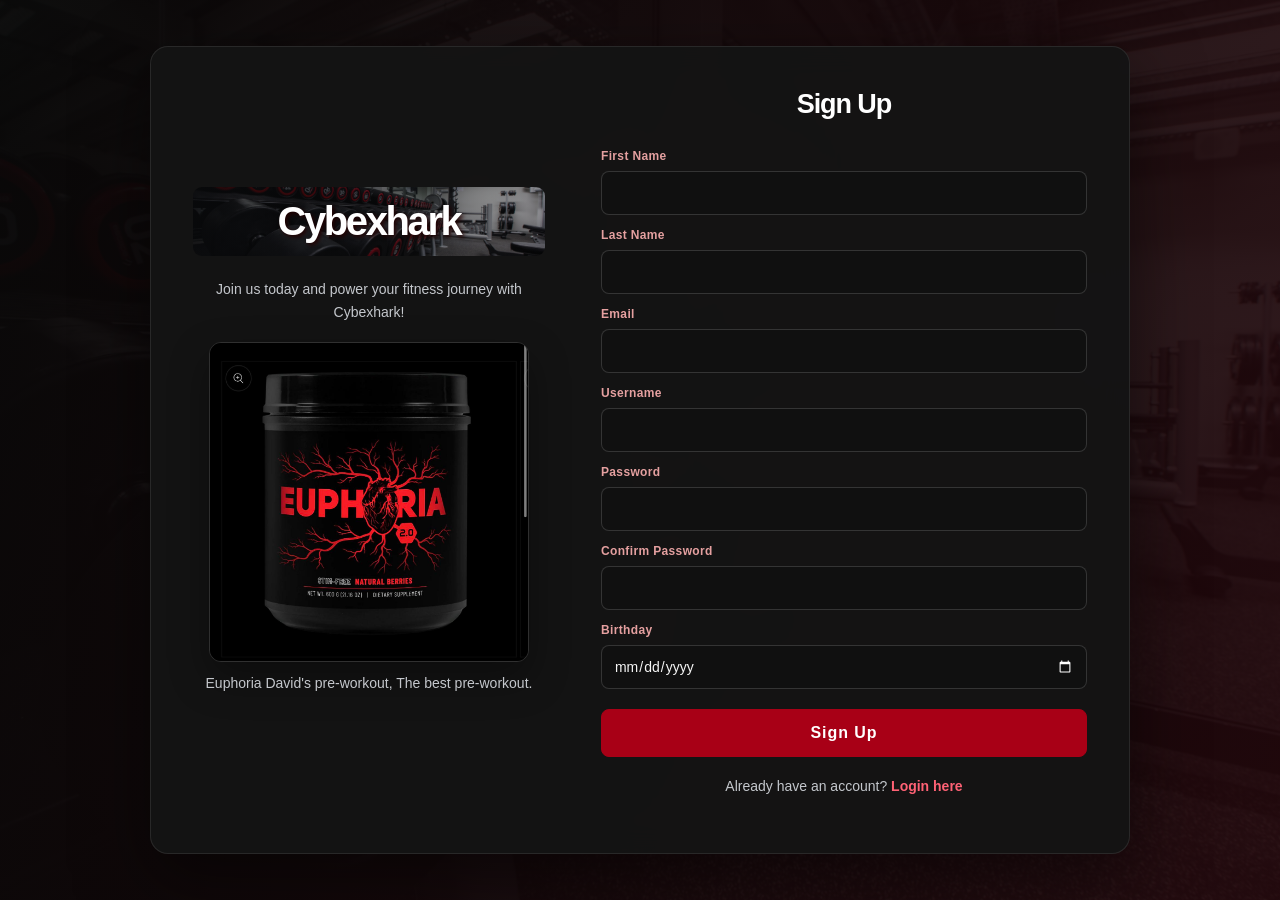
<file: signup.html>
<!DOCTYPE html>
<html lang="en">
<head>
    <meta charset="UTF-8">
    <meta name="viewport" content="width=device-width, initial-scale=1.0">
    <link rel="icon" href="letter-c.png">
    <title>Cybexhark - Sign Up</title>
    <style>
        body {
            font-family: Arial, sans-serif;
            width: 100%;
            background: linear-gradient(Darkred, rgba(0, 0, 0, 0.932));
            background-position: center;
            background-attachment: fixed;
            background-size: cover;
            display: flex;
            justify-content: center;
            align-items: center;
            height: 100vh;
            margin: 0;
            margin-top: 15%;
        }

        .container {
            display: flex;
            flex-direction: row-reverse; /* Horizontal layout */
            align-items: center;
            justify-content: space-between;
            padding: 20px;
            width: 80%;
            max-width: 800px; /* Wider container for horizontal layout */
            background: linear-gradient(Darkred, black);
            color: white;
            border-radius: 20px;
            box-shadow: 0px 2px 8px rgba(0, 0, 0, 0.829);
            transition: 0.3s ease-in-out;
        }

        .container:hover {
            box-shadow: 0px 2px 8px rgba(0, 0, 0, 0.616);
            transform: translateY(-5px);
        }

        .left-section {
            flex: 1;
            padding: 20px;
            text-align: center;
        }

        .left-section h1 {
            font-size: 30px;
            color: white;
            text-shadow: 2px 2px 4px #220000;
            font-family: 'Times New Roman', Times, serif;
        }

        .left-section p {
            color: rgba(243, 212, 212, 0.712);
            font-size: 14px;
            margin-top: 10px;
        }

        .right-section {
            flex: 1;
            padding: 20px;
        }

        h2 {
            text-align: center;
            color: white;
            font-size: 24px;
            margin-bottom: 20px;
        }

        form {
            display: flex;
            flex-direction: column;
            gap: 15px;
        }

        label {
            font-size: 14px;
            color: rgba(233, 110, 110, 0.658);
            font-weight: bold;
        }

        input[type="text"], input[type="password"], input[type="date"], input[type="email"], select {
            padding: 10px;
            font-size: 14px;
            border: 2px solid #c400005d;
            background-color: #ffdfdf;
            border-radius: 5px;
            width: 90%; /* Adjusted width to 90% */
            margin: 0 auto; /* Center align inputs */
            display: block; /* Ensure block-level alignment */
        }

        button[type="submit"] {
            padding: 10px;
            background-color: darkred;
            color: white;
            border: none;
            border-radius: 5px;
            cursor: pointer;
            font-size: 16px;
            width: 90%; /* Adjusted width to 90% */
            margin: 0 auto; /* Center align button */
            display: block; /* Ensure block-level alignment */
        }

        button[type="submit"]:hover {
            background-color: white;
            color: black;
            font-weight: bold;
        }

        .center-text {
            text-align: center;
            font-size: 14px;
            margin-top: 10px;
        }

        .center-text a {
            color: darkred;
            text-decoration: none;
        }

        .center-text a:hover {
            color: rgba(255, 255, 255, 0.445);
        }
        .left-section h1{
            background: linear-gradient(to top, rgba(0, 0, 0, 0.5) 50%, rgba(0, 0, 0, 0.5) 50%), url('gym.jpg');
            font-size: 40px;
            border-radius: 10px;
        }

        /* Responsive authentication page styling */
        * {
            box-sizing: border-box;
        }

        body {
            min-height: 100vh;
            height: auto;
            margin: 0;
            padding: 32px 18px;
            color: #f5f5f5;
            background:
                linear-gradient(135deg, rgba(8, 9, 11, 0.96), rgba(35, 10, 12, 0.9)),
                url("gym.jpg") center / cover fixed;
            font-family: "Segoe UI", Arial, sans-serif;
        }

        .container {
            flex-direction: row;
            align-items: stretch;
            justify-content: stretch;
            gap: clamp(24px, 5vw, 56px);
            width: min(100%, 980px);
            max-width: 980px;
            margin: auto;
            padding: clamp(24px, 4vw, 42px);
            border: 1px solid rgba(255, 255, 255, 0.12);
            border-radius: 18px;
            background: rgba(18, 19, 22, 0.95);
            box-shadow: 0 24px 70px rgba(0, 0, 0, 0.5);
            backdrop-filter: blur(14px);
        }

        .container:hover {
            transform: none;
            box-shadow: 0 24px 70px rgba(0, 0, 0, 0.5);
        }

        .left-section,
        .right-section {
            min-width: 0;
            padding: 0;
        }

        .left-section {
            display: flex;
            flex: 0 1 42%;
            flex-direction: column;
            align-items: center;
            justify-content: center;
            text-align: center;
        }

        .left-section h1 {
            width: 100%;
            margin: 0 0 12px;
            padding: 12px 8px;
            border-radius: 9px;
            background:
                linear-gradient(90deg, rgba(10, 11, 13, 0.8), rgba(10, 11, 13, 0.4)),
                url("gym.jpg") center 45% / cover;
            font-family: "Segoe UI", Arial, sans-serif;
            font-size: clamp(30px, 4vw, 40px);
            font-weight: 800;
            letter-spacing: -0.06em;
        }

        .left-section p {
            max-width: 360px;
            margin: 10px 0 18px;
            color: #c4c7cc;
            font-size: 14px;
            line-height: 1.65;
        }

        .left-section img {
            display: block;
            width: min(100%, 320px) !important;
            height: auto !important;
            aspect-ratio: 1;
            border: 1px solid rgba(255, 255, 255, 0.12);
            border-radius: 12px !important;
            object-fit: cover;
            box-shadow: 0 16px 38px rgba(0, 0, 0, 0.35);
        }

        .right-section {
            flex: 1 1 58%;
        }

        h2 {
            margin: 0 0 24px;
            font-size: 27px;
            letter-spacing: -0.04em;
        }

        form {
            gap: 8px;
        }

        label {
            margin-top: 5px;
            color: #e5a0a0;
            font-size: 12px;
            letter-spacing: 0.03em;
        }

        input[type="text"],
        input[type="password"],
        input[type="date"],
        input[type="email"],
        select {
            display: block;
            width: 100%;
            min-height: 44px;
            margin: 0;
            padding: 10px 12px;
            border: 1px solid rgba(255, 255, 255, 0.14);
            border-radius: 8px;
            outline: none;
            background: #24262b;
            color: #fff;
            font: inherit;
            font-size: 14px;
            transition: border-color 160ms ease, box-shadow 160ms ease;
        }

        input[type="date"] {
            color-scheme: dark;
        }

        select option {
            background: #24262b;
            color: #fff;
        }

        input[type="text"]:focus,
        input[type="password"]:focus,
        input[type="date"]:focus,
        input[type="email"]:focus,
        select:focus {
            border-color: #ef3434;
            box-shadow: 0 0 0 3px rgba(239, 52, 52, 0.16);
        }

        button[type="submit"] {
            width: 100%;
            min-height: 48px;
            margin: 12px 0 0;
            border-radius: 8px;
            background: #e42e34;
            font-weight: 700;
            letter-spacing: 0.06em;
            transition: background 160ms ease, transform 160ms ease;
        }

        button[type="submit"]:hover {
            transform: translateY(-1px);
            background: #c82028;
            color: #fff;
        }

        .center-text {
            margin-top: 18px;
            color: #c4c7cc;
            line-height: 1.6;
        }

        .center-text a {
            color: #ff6969;
            font-weight: 700;
        }

        .center-text a:hover {
            color: #fff;
        }

        .auth-message {
            margin: 0;
            padding: 10px 12px;
            border: 1px solid rgba(255, 255, 255, 0.14);
            border-radius: 8px;
            background: rgba(255, 255, 255, 0.06);
            color: #e5e7eb;
            font-size: 13px;
            line-height: 1.5;
        }

        .auth-message[data-state="error"] {
            border-color: rgba(255, 105, 105, 0.5);
            background: rgba(239, 52, 52, 0.12);
            color: #ffb4b4;
        }

        .auth-message[data-state="success"] {
            border-color: rgba(74, 222, 128, 0.4);
            background: rgba(34, 197, 94, 0.1);
            color: #bbf7d0;
        }

        @media (max-width: 700px) {
            body {
                padding: 20px 14px;
            }

            .container {
                flex-direction: column;
                gap: 28px;
                width: min(100%, 520px);
                padding: clamp(20px, 6vw, 32px);
            }

            .left-section {
                flex: none;
            }

            .left-section img {
                width: min(100%, 240px) !important;
            }

            .left-section p:last-child {
                margin-bottom: 0;
            }

            .right-section {
                flex: none;
                width: 100%;
            }
        }

        @media (max-width: 380px) {
            body {
                padding: 14px 10px;
            }

            .container {
                padding: 20px 16px;
            }

            h2 {
                margin-bottom: 18px;
            }
        }
    </style>
    <link rel="stylesheet" href="cybex-theme.css">
</head>
<body class="auth-page">
    <div class="container">
        <div class="left-section">
            <h1>Cybexhark</h1>
            <p>Join us today and power your fitness journey with Cybexhark!</p>
            <img src="euphoria.jpg" width="250px" height="250px" style="border-radius: 10px;" decoding="async">
            <p>Euphoria David's pre-workout, The best pre-workout.</p>
        </div>
        <div class="right-section">
            <h2>Sign Up</h2>
            <form id="signupForm">
                <p class="auth-message" id="signupMessage" role="status" aria-live="polite" hidden></p>
                <label for="firstName">First Name</label>
                <input type="text" id="firstName" required>

                <label for="lastName">Last Name</label>
                <input type="text" id="lastName" required>

                <label for="signupEmail">Email</label>
                <input type="email" id="signupEmail" required>

                <label for="signupUsername">Username</label>
                <input type="text" id="signupUsername" required>

                <label for="signupPassword">Password</label>
                <input type="password" id="signupPassword" required>

                <label for="confirmPassword">Confirm Password</label>
                <input type="password" id="confirmPassword" required>

                <label for="birthday">Birthday</label>
                <input type="date" id="birthday" required>

                <button type="submit" id="signupButton">Sign Up</button>
            </form>
            <p class="center-text">Already have an account? <a href="login.html">Login here</a></p>
        </div>
    </div>
    <script>
        const form = document.getElementById('signupForm');
        const password = document.getElementById('signupPassword');
        const confirmPassword = document.getElementById('confirmPassword');
        const signupMessage = document.getElementById('signupMessage');

        function showSignupMessage(message, state) {
            signupMessage.textContent = message;
            signupMessage.dataset.state = state;
            signupMessage.hidden = false;
        }

        form.addEventListener('submit', function(event) {
            event.preventDefault();

            // Password validation
            if (password.value !== confirmPassword.value) {
                showSignupMessage('Passwords do not match. Please check them and try again.', 'error');
                return;
            }

            if (password.value.length < 6) {
                showSignupMessage('Your password must be at least 6 characters long.', 'error');
                return;
            }

            const firstName = document.getElementById('firstName').value;
            const lastName = document.getElementById('lastName').value;
            const email = document.getElementById('signupEmail').value;
            const username = document.getElementById('signupUsername').value;
            const userPassword = password.value;
            // Store user credentials in localStorage
            const users = JSON.parse(localStorage.getItem('users')) || [];
            if (users.some(user => user.username === username)) {
                showSignupMessage('That username is already taken. Please choose another.', 'error');
                return;
            }
            users.push({
                firstName,
                lastName,
                email,
                username,
                password: userPassword,
                role: 'customer',
                profilePicture: null,
                coverPhoto: null,
            });
            localStorage.setItem('users', JSON.stringify(users));

            showSignupMessage('Your account was created. Redirecting you to login...', 'success');

            // Redirect to login after a short delay
            setTimeout(function() {
                window.location.href = 'login.html';
            }, 1500);
        });
    </script>
    <script src="cybex-motion.js" defer></script>
</body>
</html>
</file>
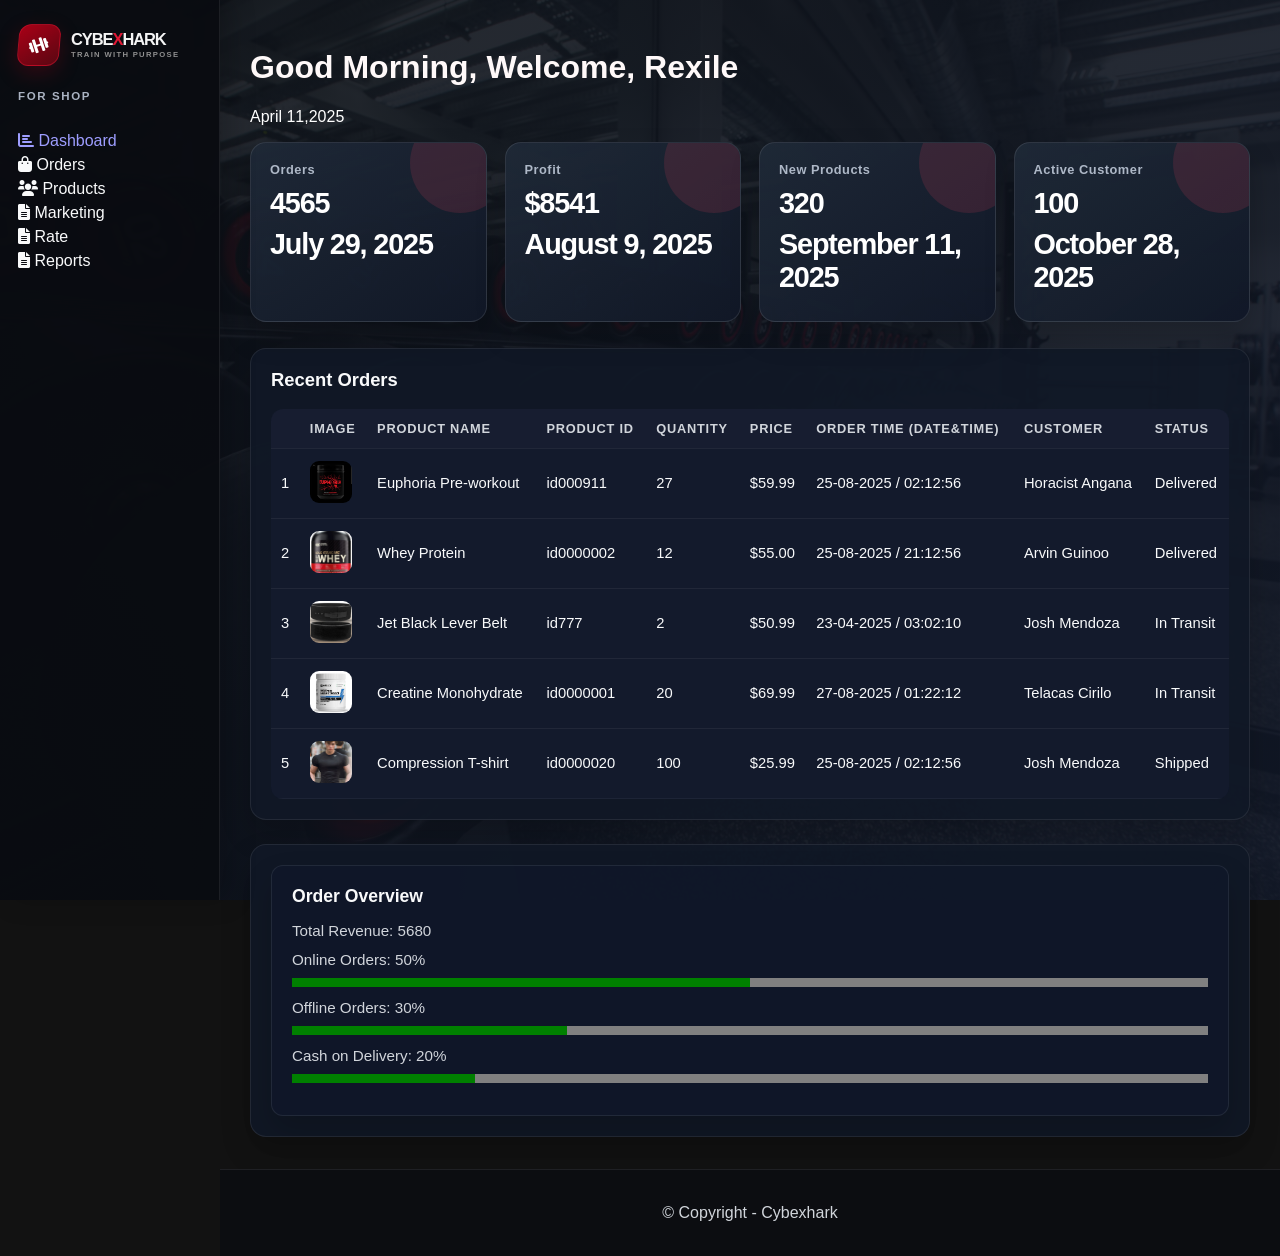
<file: User Dashboard.html>
<!DOCTYPE html>
<html lang="en">
<head>
    <meta charset="UTF-8">
    <meta name="viewport" content="width=device-width, initial-scale=1.0">
    <link rel="icon" href="letter-c.png" type="image/png">
    <title>User Dashboard - Cybexhark</title>
    <link rel="stylesheet" href="https://cdnjs.cloudflare.com/ajax/libs/font-awesome/6.0.0/css/all.min.css">
    <link rel="stylesheet" href="dashboard.css">
    <link rel="stylesheet" href="cybex-theme.css">
</head>
<body>
    <div class="sidebar">
        <a class="dashboard-brand" href="index.html" aria-label="Cybexhark home">
            <span class="dashboard-brand-mark" aria-hidden="true"><i class="fa-solid fa-dumbbell"></i></span>
            <span class="dashboard-brand-wordmark"><span class="dashboard-brand-name">CYBE<span>X</span>HARK</span><small>TRAIN WITH PURPOSE</small></span>
        </a>
        <h2 class="sidebar-section-title">For Shop</h2>
        <ul>
            <li><a href="dashboard.html"><i class="fas fa-chart-bar"></i> Dashboard</a></li>
            <li><i class="fas fa-shopping-bag"></i> Orders</li>
            <li><i class="fas fa-users"></i> Products</li>
            <li><i class="fas fa-file-alt"></i> Marketing</li>
            <li><i class="fas fa-file-alt"></i> Rate</li>
            <li><i class="fas fa-file-alt"></i> Reports</li>
        </ul>
    </div>

    <div class="main-content">
        <h1 style="color:#fff9f9">Good Morning, Welcome, Rexile</h1>
        <p style="color:white">April 11,2025</p>
        <div class="dashboard-header">
            <div class="card" style="background: linear-gradient(135deg, #ff0000, #d40000); color: white; box-shadow: 0 4px 15px rgba(212, 0, 0, 0.7);">
                <h3> Orders</h3>
                <p>4565</p>
                <p id="card-date">July 29, 2025</p>
            </div>
            <div class="card" style="background: linear-gradient(135deg, #c80000, #ad1919); color: white; box-shadow: 0 4px 15px rgba(223, 16, 16, 0.7);">
                <h3>Profit</h3>
                <p>$8541</p>
                <p id="card-date">August 9, 2025</p>
            </div>
            <div class="card" style="background: linear-gradient(135deg, #a50505, #770202); color: white; box-shadow: 0 4px 15px rgba(83, 3, 3, 0.7);">
                <h3>New Products</h3>
                <p>320</p>
                <p id="card-date">September 11, 2025</p> <!-- Corrected date -->
            </div>
            <div class="card" style="background: linear-gradient(135deg, #990e0e, #351212); color: white; box-shadow: 0 4px 15px rgba(90, 2, 2, 0.7);">
                <h3>Active Customer</h3>
                <p>100</p>
                <p id="card-date">October 28, 2025</p>
            </div>
        </div>

        <div class="orders-table">
            <h3>Recent Orders</h3>
            <table>
                <tr>
                    <th></th>
                    <th>Image</th>
                    <th>Product Name</th>
                    <th>Product ID</th>
                    <th>Quantity</th>
                    <th>Price</th>
                    <th>Order Time (date&time)</th>
                    <th>Customer</th>
                    <th>Status</th>
                </tr>
                <tr class="delivered">
                    <td>1</td>
                    <td><img src="euphoria.jpg" width="50" style="border-radius: 20px;" loading="lazy" decoding="async"></td>
                    <td>Euphoria Pre-workout</td>
                    <td>id000911</td>
                    <td>27</td>
                    <td>$59.99</td>
                    <td>25-08-2025 / 02:12:56</td>
                    <td>Horacist Angana</td>
                    <td>Delivered</td>
                </tr>
                <tr class="delivered">
                    <td>2</td>
                    <td><img src="Whey Protein.jpg" width="50" style="border-radius: 20px;" loading="lazy" decoding="async"></td>
                    <td>Whey Protein</td>
                    <td>id0000002</td>
                    <td>12</td>
                    <td>$55.00</td>
                    <td>25-08-2025 / 21:12:56</td>
                    <td>Arvin Guinoo</td>
                    <td>Delivered</td>
                </tr>  
                <tr class="in-transit">
                    <td>3</td>
                    <td><img src="belt.jpg" width="50" style="border-radius: 20px;" loading="lazy" decoding="async"></td>
                    <td>Jet Black Lever Belt</td>
                    <td>id777</td>
                    <td>2</td>
                    <td>$50.99</td>
                    <td>23-04-2025 / 03:02:10</td>
                    <td>Josh Mendoza</td>
                    <td>In Transit</td>
                </tr> 
                <tr class="in-transit">
                    <td>4</td>
                    <td><img src="creatine.jpg" width="50" style="border-radius: 20px;" loading="lazy" decoding="async"></td>
                    <td>Creatine Monohydrate</td>
                    <td>id0000001</td>
                    <td>20</td>
                    <td>$69.99</td>
                    <td>27-08-2025 / 01:22:12</td>
                    <td>Telacas Cirilo</td>
                    <td>In Transit</td>
                </tr>
                <tr class="shipped">
                    <td>5</td>
                    <td><img src="david.jpg " width="50" style="border-radius: 20px;" loading="lazy" decoding="async"></td>
                    <td>Compression T-shirt</td>
                    <td>id0000020</td>
                    <td>100</td>
                    <td>$25.99</td>
                    <td>25-08-2025 / 02:12:56</td>
                    <td>Josh Mendoza</td>
                    <td>Shipped</td>
                </tr>
            </table>
        
        </div>
        <div class="form-container">
            <div class="order-overview">
                <h3>Order Overview</h3>
                <p>Total Revenue: 5680</p>
                <p>Online Orders: 50% <progress value="50" max="100"></progress></p>
                <p>Offline Orders: 30% <progress value="30" max="100"></progress></p>
                <p>Cash on Delivery: 20% <progress value="20" max="100"></progress></p>
            </div>
        </div>
         
        </div>
    </div>
    <div class="settings-modal" id="settingsModal">
        <div class="settings-container">
            <h3>Settings</h3>
            <div class="settings-section">
                <h4>Theme</h4>
                <select id="themeSelector">
                    <option value="default">Default</option>
                    <option value="light">Light</option>
                    <option value="blue">Blue</option>
                </select>
            </div>
            <div class="settings-section">
                <h4>Notifications</h4>
                <label>
                    <input type="checkbox" id="emailNotifications">
                    Email Notifications
                </label>
                <label>
                    <input type="checkbox" id="smsNotifications">
                    SMS Notifications
                </label>
                <label>
                    <input type="checkbox" id="newproductNotifications">
                    New product Notifications
                </label>
            </div>
            <button id="saveSettingsBtn">Save Changes</button>
        </div>
    </div>
    <div class="account-settings-section" id="accountSettingsSection" style="display: none;">
    
        <!-- Profile Section -->
        <div class="profile-section">
            <h3>Profile Information</h3>
            <div style="display: flex; align-items: center; margin-top: 10px;">
                <img src="laid.jpg" alt="Profile Image" class="profile-image" style="border-radius: 50%; width: 140px; height: 140px; margin-right: 15px;" decoding="async">
                <div>
                    <p style="font-weight: bold; font-family: 'Helvetica Neue', Arial, sans-serif; color: #e6e6e6; font-size: 14px; margin: 5px 0; text-shadow: 0px 0px 8px rgba(133, 0, 0, 0.281);">Owner</p>
                    <h3 style="font-weight: bold; font-family: Arial, sans-serif; color: #202020; font-size: 18px; margin: 0;">Josh Mendoza</h3>
                    <p style="font-weight: normal; font-family: Arial, sans-serif; color: #3f3f3f; font-size: 14px; margin: 5px 0;">@joshcaffeinated</p>
                </div>
            </div>
            <p style="color: rgb(0, 0, 0); font-weight: bold; text-align: left; padding-left: 10px"><b style="font-family: 'Times New Roman', Times, serif; font-size: 20px;">Cybexhark Owner & CEO</b><br>Social Accounts</p>
                <p style="text-align: left; padding-left: 10px;">
                <img src="facebook.png" width="15px" height="15px" decoding="async"> Josh Mendoza<br>
                <img src="social.png" width="15px" height="15px" decoding="async"> Joshcaffeinated<br>
                <img src="gmail.png" width="15px" height="15px" decoding="async"> Joshscz123@gmail.com<br>
                <img src="twitter.png" width="15" height="15px" decoding="async"> Joshcaffeinated</p>

            <hr style="border: 1px solid #838383; margin-top: 15px; box-shadow: 0 -2px 10px rgba(0, 0, 0, 0.5);">
            <div class="profile-item">
                <label for="profileName" style="color:rgb(0, 0, 0); font-family: system-ui; font-weight:bold;">Name:</label>
                <input type="text" id="profileName" value="Josh Mendoza" readonly>
            </div>
            <div class="profile-item">
                <label for="profileBirthday" style="color: rgb(0, 0, 0); font-family: system-ui; font-weight:bold;">Birthday:</label>
                <input type="date" id="profileBirthday" value="2001-11-09" readonly>
            </div>
            <div class="profile-item">
                <label for="profileLocation" style="color: rgb(0, 0, 0); font-family: system-ui; font-weight:bold;">Location:</label>
                <input type="text" id="profileLocation" value="New York, USA" readonly>
            </div>
<button id="changeInfoBtn" style="margin-top: 20px;">Change Information</button>
        </div>
    
        <!-- Change Username -->
        <div class="account-section">
            <h3>Account Settings</h3>
        <div class="account-settings-item">
            <label for="currentUsername" style="color:rgb(0, 0, 0); font-family: system-ui; font-weight:bold;">Current Username:</label>
            <input type="text" id="currentUsername" value="JoshCaffeinated" readonly>
            <button id="changeUsernameBtn">Change Username</button>
        </div>
    
        <!-- Change Email -->
        <div class="account-settings-item">
            <label for="currentEmail" style="color:rgb(0, 0, 0); font-family: system-ui; font-weight:bold;">Current Email:</label>
            <input type="email" id="currentEmail" value="current_email@example.com" readonly>
            <button id="changeEmailBtn">Change Email</button>
        </div>
    
        <!-- Change Password -->
        <div class="account-settings-item" >
            <label for="currentPassword"  style="color:rgb(0, 0, 0); font-family: system-ui; font-weight:bold;">Current Password:</label>
            <input type="password" id="currentPassword" value="********" readonly>
            <button id="accountChangePasswordBtn">Change Password</button> <!-- Updated id -->
            <button id="forgotPasswordBtn" >Forgot Password?</button> <!-- New button -->
            <hr style="border: 1px solid #838383; margin-top: 15px; box-shadow: 0 -2px 10px rgba(0, 0, 0, 0.5);">
        </div>
    </div>
    </div>
    
    <!-- Modals for Changing Information -->
    <div class="modal" id="changeModal" style="display: none;">
        <div class="modal-content">
            <h3 id="modalTitle">Change Information</h3>
            <div id="currentPasswordContainer" style="display: none;"> <!-- New container for current password -->
                <label for="currentPasswordInput" style="float: left; font-weight: bold;">Current Password:</label>
                <input type="password" id="currentPasswordInput" placeholder="Enter current password" style="text-align: left;">
                <label for="currentPasswordInput" style="float: left; font-weight: bold;">New Password:</label>
            </div>
            <input type="text" id="modalInput" placeholder="Enter new value" style="text-align: left;">
            <button id="saveModalBtn">Save</button>
            <button id="closeModalBtn">Cancel</button>
        </div>
    </div>

    <!-- Forgot Password Modal -->
    <div class="modal" id="forgotPasswordModal" style="display: none;">
        <div class="modal-content">
            <h3>Forgot Password</h3>
            <div>
                <label for="forgotUsername" style="float: left; font-weight: bold;">Enter Username:</label>
                <input type="text" id="forgotUsername" placeholder="Enter your username" style="text-align: left;">
            </div>
            <div id="newPasswordContainer" style="display: none;">
                <label for="newPassword" style="float: left;" font-weight: bold;>New Password:</label>
                <input type="password" id="newPassword" placeholder="Enter new password" style="text-align: left;">
                <button id="toggleNewPassword" type="button">Show</button>
            </div>
            <button id="resetPasswordBtn">Reset Password</button>
            <button id="closeForgotPasswordModal">Cancel</button>
        </div>
    </div>

    <div class="footer">
        <p>&copy; Copyright - Cybexhark</p>
    </div>
    <script>
    const settingsLink = document.getElementById('settingsLink');
    const settingsModal = document.getElementById('settingsModal');
    const saveSettingsBtn = document.getElementById('saveSettingsBtn');

    // Ensure the modal is hidden on page load
    window.addEventListener('load', function () {
        settingsModal.style.display = 'none';
    });

    // Open the settings modal
    if (settingsLink) {
        settingsLink.addEventListener('click', function (event) {
            event.preventDefault(); // Prevent default link behavior
            settingsModal.style.display = 'flex'; // Show the settings modal
        });
    }

    // Close the modal when clicking outside of it
    window.addEventListener('click', function (event) {
        if (event.target === settingsModal) {
            settingsModal.style.display = 'none'; // Hide the settings modal
        }
    });

    // Save settings and close the modal
    saveSettingsBtn.addEventListener('click', function () {
        alert('Settings saved successfully!');
        settingsModal.style.display = 'none'; // Hide the modal after saving
    });

    const accountSettingsLink = document.getElementById('accountSettingsLink');
    const accountSettingsSection = document.getElementById('accountSettingsSection');
    const mainContent = document.querySelector('.main-content');
    const changeModal = document.getElementById('changeModal');
    const modalTitle = document.getElementById('modalTitle');
    const modalInput = document.getElementById('modalInput');
    const saveModalBtn = document.getElementById('saveModalBtn');
    const closeModalBtn = document.getElementById('closeModalBtn');

    let currentField = null;

    // Show Account Settings Section
    if (accountSettingsLink) {
        accountSettingsLink.addEventListener('click', function (event) {
            event.preventDefault(); // Prevent default link behavior
            mainContent.style.display = 'none'; // Hide the main content
            accountSettingsSection.style.display = 'block'; // Show the account settings section
        });
    }

    // Open Modal for Changing Information
    function openModal(field, title, isPassword = false) {
        currentField = field;
        modalTitle.textContent = title;

        const currentPasswordContainer = document.getElementById('currentPasswordContainer');
        if (isPassword) {
            currentPasswordContainer.style.display = 'block';
            modalInput.type = 'password';
            modalInput.placeholder = 'Enter new password';
        } else {
            currentPasswordContainer.style.display = 'none';
            modalInput.type = 'text';
            modalInput.placeholder = `Enter ${title.toLowerCase()}`;
        }
        modalInput.value = ''; // Clear input
        changeModal.style.display = 'flex'; // Show the modal
    }

    // Save Changes from Modal
    saveModalBtn.addEventListener('click', function () {
        if (currentField) {
            const newValue = modalInput.value.trim();
            if (newValue === '') {
                alert('Please enter a valid value.');
                return;
            }

            if (currentField === 'currentPassword') {
                const currentPasswordInput = document.getElementById('currentPasswordInput').value.trim();
                if (currentPasswordInput === '') {
                    alert('Please enter your current password.');
                    return;
                }
                if (currentPasswordInput !== '********') { // Replace with actual password validation logic
                    alert('Current password is incorrect.');
                    return;
                }
                document.getElementById('currentPassword').value = '********'; // Mask the new password
                alert('Password updated successfully!');
            } else {
                document.getElementById(currentField).value = newValue;
                alert(`${modalTitle.textContent} updated successfully!`);
            }
        }
        changeModal.style.display = 'none'; // Hide the modal
    });

    // Close Modal
    closeModalBtn.addEventListener('click', function () {
        changeModal.style.display = 'none'; // Hide the modal
    });

    // Event Listener for "Change Username" Button
    document.getElementById('changeUsernameBtn').addEventListener('click', function () {
        openModal('currentUsername', 'New Username');
    });

    // Event Listener for "Change Email" Button
    document.getElementById('changeEmailBtn').addEventListener('click', function () {
        openModal('currentEmail', 'New Email');
    });

    // Event Listener for "Change Password" Button
    document.getElementById('accountChangePasswordBtn').addEventListener('click', function () {
        openModal('currentPassword', 'New Password', true);
    });

    // Forgot Password Logic
    resetPasswordBtn.addEventListener('click', function () {
        const username = forgotUsername.value.trim();
        const users = JSON.parse(localStorage.getItem('users'));

        const user = users.find(u => u.username === username);
        if (!user) {
            alert('Username not found!');
            return;
        }

        if (newPasswordContainer.style.display === 'none') {
            newPasswordContainer.style.display = 'block';
        } else {
            const newPasswordValue = newPassword.value.trim();
            if (newPasswordValue === '') {
                alert('Please enter a new password.');
                return;
            }

            user.password = newPasswordValue;
            localStorage.setItem('users', JSON.stringify(users));
            alert('Password reset successfully!');
            forgotPasswordModal.style.display = 'none';
        }
    });

    // Toggle Password Visibility
    toggleNewPassword.addEventListener('click', function () {
        if (newPassword.type === 'password') {
            newPassword.type = 'text';
            toggleNewPassword.textContent = 'Hide';
        } else {
            newPassword.type = 'password';
            toggleNewPassword.textContent = 'Show';
        }
    });

    // Open Forgot Password Modal
    document.getElementById('forgotPasswordBtn').addEventListener('click', function () {
        forgotPasswordModal.style.display = 'flex';
        forgotUsername.value = '';
        newPassword.value = '';
        newPasswordContainer.style.display = 'none';
    });

    // Close Forgot Password Modal
    closeForgotPasswordModal.addEventListener('click', function () {
        forgotPasswordModal.style.display = 'none';
    });

    // LocalStorage Initialization
    if (!localStorage.getItem('users')) {
        localStorage.setItem('users', JSON.stringify([
            { username: 'Joshcaffeinated', email: 'current_email@example.com', password: 'password123' }
        ]));
    }
    </script>
    
</body>
</html>
</file>
<file: cybex-theme.css>
:root {
    color-scheme: dark;
    --cybex-background: #080808;
    --cybex-surface: #141414;
    --cybex-surface-hover: #1c1c1c;
    --cybex-primary: #a80016;
    --cybex-accent: #e11935;
    --cybex-text: #f5f5f5;
    --cybex-muted: #999;
    --cybex-border: rgba(255, 255, 255, 0.09);
    --accent: #a80016;
    --accent-2: #e11935;
    --accent-dark: #e11935;
    --checkout-accent: #a80016;
    --payment-accent: #a80016;
}

html {
    scrollbar-color: #5a101a var(--cybex-background);
}

body {
    color: var(--cybex-text);
    accent-color: var(--cybex-accent);
}

html.motion-enabled [data-motion="rise"] {
    opacity: 0;
    transform: translateY(22px);
    transition:
        opacity 680ms cubic-bezier(0.2, 0.7, 0.25, 1),
        transform 680ms cubic-bezier(0.2, 0.7, 0.25, 1);
    transition-delay: var(--motion-delay, 0ms);
}

html.motion-enabled [data-motion="rise"].motion-visible {
    opacity: 1;
    transform: translateY(0);
}

body.auth-page {
    background:
        linear-gradient(110deg, rgba(8, 8, 8, 0.97), rgba(34, 8, 12, 0.92)),
        url("gym.jpg") center / cover fixed;
}

body.ai-page {
    min-height: 100vh;
    background:
        linear-gradient(110deg, rgba(8, 8, 8, 0.96), rgba(26, 8, 11, 0.94)),
        url("gym.jpg") center / cover fixed;
}

body.ai-page header {
    border-bottom: 1px solid var(--cybex-border);
    background: rgba(10, 10, 10, 0.88);
}

body.ai-page main {
    width: min(900px, calc(100% - 36px));
    margin: 36px auto;
    padding: clamp(20px, 5vw, 40px);
    border: 1px solid var(--cybex-border);
    border-radius: 14px;
    background: rgba(20, 20, 20, 0.94);
}

body.ai-page #response-container {
    border-color: var(--cybex-border);
    background: var(--cybex-surface-hover);
}

body.ai-page #response,
body.ai-page #loading {
    color: var(--cybex-text);
}

::selection {
    background: rgba(225, 25, 53, 0.55);
    color: #fff;
}

:is(button, a, input, select, textarea):focus-visible {
    outline: 2px solid #ff5068;
    outline-offset: 3px;
}

:is(.navbar, .site-header) {
    border-color: var(--cybex-border);
    background-color: rgba(10, 10, 10, 0.88);
}

.navbar .logo,
.navbar .menu ul li a,
.nav-links a {
    transition: color 180ms ease;
}

.navbar .logo {
    color: var(--cybex-text);
}

.navbar .menu ul li a,
.nav-links a {
    color: #aaa;
}

.navbar .menu ul li a:hover,
.navbar .menu ul li a:focus-visible,
.nav-links a:hover,
.nav-links a:focus-visible,
.nav-links a[aria-current="page"] {
    color: #fff;
    text-shadow: none;
}

:is(.navbar .logo, .brand) span,
.navbar .logo::first-letter {
    color: var(--cybex-accent);
}

:is(.eyebrow, .dashboard-eyebrow, .customer-eyebrow, .shop-eyebrow) {
    color: var(--cybex-accent);
}

:is(.join-btn, .contact-btn, .button-primary, .support-banner > a, .primary-button) {
    border-color: var(--cybex-primary);
    background-color: var(--cybex-primary);
}

:is(.join-btn, .contact-btn, .button-primary, .support-banner > a, .primary-button):hover {
    border-color: var(--cybex-accent);
    background-color: var(--cybex-accent);
}

:is(.product-card, .service-card, .contact-card, .story-card, .value-card, .dashboard-panel, .account-section, .profile-section) {
    border-color: var(--cybex-border);
    background-color: var(--cybex-surface);
}

:is(.product-card, .service-card, .contact-card, .story-card, .value-card, .dashboard-panel):hover {
    border-color: rgba(225, 25, 53, 0.38);
}

input,
select,
textarea {
    border-color: rgba(255, 255, 255, 0.15);
    background-color: #101010;
    color: var(--cybex-text);
    accent-color: var(--cybex-accent);
}

input[type="checkbox"],
input[type="radio"] {
    background-color: initial;
}

input::placeholder,
textarea::placeholder {
    color: #858585;
}

body.auth-page .container,
body.auth-page .container:hover {
    border-color: var(--cybex-border);
    background: rgba(20, 20, 20, 0.96);
}

body.auth-page :is(input:not([type="checkbox"]):not([type="radio"]), select) {
    width: 100%;
    border: 1px solid rgba(255, 255, 255, 0.15);
    background: #101010;
    color: var(--cybex-text);
}

body.auth-page :is(button, button[type="submit"]) {
    border: 1px solid var(--cybex-primary);
    background: var(--cybex-primary);
    color: #fff;
}

body.auth-page :is(button, button[type="submit"]):hover {
    border-color: var(--cybex-accent);
    background: var(--cybex-accent);
    color: #fff;
}

body.auth-page .center-text a {
    color: #ff6275;
}

body.ai-page button {
    background: var(--cybex-primary);
}

body.ai-page button:hover {
    background: var(--cybex-accent);
}

.dashboard-brand {
    display: flex;
    min-width: 0;
    align-items: center;
    gap: 11px;
    color: var(--cybex-text);
    text-decoration: none;
}

.dashboard-brand-mark {
    display: grid;
    flex: 0 0 42px;
    width: 42px;
    height: 42px;
    place-items: center;
    border: 1px solid rgba(225, 25, 53, 0.45);
    border-radius: 12px;
    background: linear-gradient(145deg, #a80016, #5a0712);
    box-shadow: 0 7px 20px rgba(168, 0, 22, 0.26);
    color: #fff;
    font-size: 1rem;
    transform: skew(-5deg);
}

.dashboard-brand-mark i {
    transform: skew(5deg) rotate(-18deg);
}

.dashboard-brand-wordmark {
    display: grid;
    min-width: 0;
    gap: 3px;
    color: #f5f5f5;
    font-size: 1.03rem;
    font-weight: 900;
    letter-spacing: -0.065em;
    line-height: 1;
    white-space: nowrap;
}

.dashboard-brand-name > span {
    color: var(--cybex-accent);
}

.dashboard-brand-wordmark small {
    color: #8f8f8f;
    font-size: 0.48rem;
    font-weight: 800;
    letter-spacing: 0.17em;
}

.dashboard-brand:hover .dashboard-brand-mark {
    border-color: rgba(255, 80, 104, 0.8);
    background: linear-gradient(145deg, #e11935, #780b1b);
}

body.is-admin:not([data-theme="light"]),
body.is-customer:not([data-theme="light"]) {
    --bg: #080808;
    --panel: #141414;
    --panel-soft: #1c1c1c;
    --card: #141414;
    --card-alt: #202020;
    --accent: #a80016;
    --accent-2: #e11935;
    --border: rgba(255, 255, 255, 0.09);
    background:
        linear-gradient(110deg, rgba(8, 8, 8, 0.96), rgba(8, 8, 8, 0.91)),
        url("gym.jpg") center / cover fixed;
    color: var(--cybex-text);
}

body.is-admin:not([data-theme="light"]) .sidebar,
body.is-customer:not([data-theme="light"]) .sidebar {
    border-color: var(--cybex-border);
    background: rgba(10, 10, 10, 0.96);
}

body.is-admin:not([data-theme="light"]) .sidebar-section-title,
body.is-customer:not([data-theme="light"]) .sidebar-section-title {
    color: #888;
}

body.is-admin:not([data-theme="light"]) .sidebar ul li button.is-active,
body.is-customer:not([data-theme="light"]) .sidebar ul li button.is-active {
    border-color: rgba(225, 25, 53, 0.42);
    background: linear-gradient(110deg, rgba(168, 0, 22, 0.3), rgba(168, 0, 22, 0.08));
    color: #fff;
}

body.is-admin:not([data-theme="light"]) .sidebar ul li button.is-active i,
body.is-customer:not([data-theme="light"]) .sidebar ul li button.is-active i {
    color: #e11935;
}

body.is-admin:not([data-theme="light"]) .dashboard-eyebrow,
body.is-customer:not([data-theme="light"]) .dashboard-eyebrow,
body.is-admin:not([data-theme="light"]) .customer-eyebrow,
body.is-customer:not([data-theme="light"]) .customer-eyebrow,
body.is-admin:not([data-theme="light"]) .profile-identity p,
body.is-customer:not([data-theme="light"]) .profile-identity p {
    color: #e11935;
}

body.is-admin:not([data-theme="light"]) .dashboard-panel,
body.is-customer:not([data-theme="light"]) .dashboard-panel,
body.is-admin:not([data-theme="light"]) .account-section,
body.is-customer:not([data-theme="light"]) .account-section,
body.is-admin:not([data-theme="light"]) .profile-section,
body.is-customer:not([data-theme="light"]) .profile-section {
    border-color: var(--cybex-border);
    background: rgba(20, 20, 20, 0.94);
}

body.is-admin:not([data-theme="light"]) .main-content .dashboard-header .card,
body.is-customer:not([data-theme="light"]) .main-content .dashboard-header .card {
    background: linear-gradient(145deg, #1c1c1c, #111) !important;
}

body.is-admin:not([data-theme="light"]) .main-content .dashboard-header .card::after,
body.is-customer:not([data-theme="light"]) .main-content .dashboard-header .card::after {
    background: rgba(168, 0, 22, 0.2);
}

body.is-admin:not([data-theme="light"]) :is(.chart-container, .orders-table, .form-container, .order-overview, .todo-list),
body.is-customer:not([data-theme="light"]) :is(.chart-container, .orders-table, .form-container, .order-overview, .todo-list) {
    border-color: var(--cybex-border);
    background: rgba(20, 20, 20, 0.94);
}

body.is-admin:not([data-theme="light"]) :is(.primary-button, .sidebar button:hover),
body.is-customer:not([data-theme="light"]) :is(.primary-button, .sidebar button:hover) {
    border-color: rgba(225, 25, 53, 0.65);
    background: linear-gradient(135deg, #a80016, #740010);
}

body.is-admin:not([data-theme="light"]) :is(.secondary-button:hover, .account-settings-item button:hover, .custom-file-label:hover),
body.is-customer:not([data-theme="light"]) :is(.secondary-button:hover, .account-settings-item button:hover, .custom-file-label:hover) {
    border-color: rgba(225, 25, 53, 0.55);
    background: rgba(168, 0, 22, 0.2);
}

body.is-admin:not([data-theme="light"]) .customer-action-icon,
body.is-customer:not([data-theme="light"]) .customer-action-icon {
    background: rgba(168, 0, 22, 0.2);
    color: #ff526a;
}

body.is-admin:not([data-theme="light"]) .customer-action-primary,
body.is-customer:not([data-theme="light"]) .customer-action-primary {
    border-color: rgba(225, 25, 53, 0.36);
    background: linear-gradient(135deg, rgba(120, 0, 18, 0.34), #141414);
}

body.is-admin:not([data-theme="light"]) .customer-note,
body.is-customer:not([data-theme="light"]) .customer-note {
    border-color: rgba(225, 25, 53, 0.22);
    background: rgba(20, 20, 20, 0.84);
}

body.is-admin:not([data-theme="light"]) .customer-status-dot,
body.is-customer:not([data-theme="light"]) .customer-status-dot {
    background: #e11935;
    box-shadow: 0 0 12px rgba(225, 25, 53, 0.5);
}

@media (prefers-reduced-motion: reduce) {
    html.motion-enabled [data-motion="rise"] {
        opacity: 1;
        transform: none;
        transition: none;
    }

    *,
    *::before,
    *::after {
        scroll-behavior: auto !important;
        transition-duration: 0.01ms !important;
        animation-duration: 0.01ms !important;
        animation-iteration-count: 1 !important;
    }
}
</file>
<file: dashboard.css>
:root {
    --bg: #0d1117;
    --panel: rgba(17, 24, 39, 0.9);
    --panel-soft: rgba(26, 33, 44, 0.8);
    --card: #111827;
    --card-alt: #1f2937;
    --white: #f9fafb;
    --muted: #d1d5db;
    --border: rgba(255, 255, 255, 0.08);
    --accent: #e11d48;
    --accent-2: #ef4444;
    --success: #22c55e;
    --warning: #f59e0b;
    --shadow: rgba(0, 0, 0, 0.28);
}

* {
    box-sizing: border-box;
}

body {
    font-family: Inter, "Segoe UI", sans-serif;
    width: 100%;
    min-height: 100vh;
    background: linear-gradient(135deg, rgba(13, 17, 23, 0.9), rgba(17, 24, 39, 0.92)), url(gym.jpg);
    background-position: center;
    background-size: cover;
    background-attachment: fixed;
    margin: 0;
    padding: 0;
    display: grid;
    grid-template-columns: 220px minmax(0, 1fr);
    min-height: 100vh;
    color: var(--white);
}

.sidebar {
    grid-column: 1;
    background: rgba(10, 12, 17, 0.95);
    border-right: 1px solid var(--border);
    color: var(--white);
    padding: 24px 18px;
    display: flex;
    flex-direction: column;
    gap: 18px;
    position: sticky;
    top: 0;
    height: 100vh;
    box-shadow: 10px 0 25px rgba(0, 0, 0, 0.18);
}

.sidebar h2 {
    margin: 0;
    font-size: 1.6rem;
    letter-spacing: -0.05em;
}

.sidebar h2:first-child {
    color: #ff4d4d;
    text-shadow: 0 0 18px rgba(255, 77, 77, 0.7);
    font-family: "Georgia", serif;
    font-size: 1.8rem;
}

.sidebar ul {
    list-style: none;
    padding: 0;
    margin: 0;
    display: flex;
    flex-direction: column;
    gap: 10px;
}

.sidebar ul a {
    text-decoration: none;
}

.sidebar button {
    width: 100%;
    padding: 12px 14px;
    background: transparent;
    border: 1px solid transparent;
    border-radius: 10px;
    color: var(--white);
    text-align: left;
    font-size: 0.96rem;
    cursor: pointer;
    transition: all 0.25s ease;
}

.sidebar button:hover {
    background: linear-gradient(135deg, rgba(255, 77, 77, 0.2), rgba(255, 77, 77, 0.09));
    border-color: rgba(255, 77, 77, 0.25);
    transform: translateX(2px);
}

.main-content {
    grid-column: 2;
    padding: 28px 30px 32px;
    overflow-y: auto;
}

.footer {
    grid-column: 2;
    text-align: center;
    background: rgba(10, 12, 17, 0.8);
    color: var(--muted);
    border-top: 1px solid var(--border);
    padding: 18px 20px;
}

.dashboard-header {
    display: grid;
    grid-template-columns: repeat(auto-fit, minmax(180px, 1fr));
    gap: 18px;
    margin-bottom: 22px;
}

.card {
    background: linear-gradient(135deg, rgba(225, 29, 72, 0.95), rgba(120, 12, 24, 0.95));
    padding: 18px 18px 16px;
    border-radius: 16px;
    box-shadow: 0 18px 28px rgba(0, 0, 0, 0.18);
    border: 1px solid rgba(255, 255, 255, 0.14);
    text-align: left;
    min-height: 120px;
}

.card h3 {
    margin: 0 0 10px;
    font-size: 0.96rem;
    font-weight: 600;
    color: rgba(255, 255, 255, 0.9);
}

.card p {
    margin: 0 0 8px;
    font-family: "Segoe UI", sans-serif;
    font-size: 1.75rem;
    font-weight: 700;
    letter-spacing: -0.04em;
    color: #fff;
}

.card-date {
    font-size: 0.7rem;
    color: rgba(255, 255, 255, 0.75);
    letter-spacing: 0.06em;
    margin-top: 8px;
}

.charts-container {
    display: grid;
    grid-template-columns: repeat(auto-fit, minmax(290px, 1fr));
    gap: 20px;
    margin-top: 10px;
}

.chart-container {
    background: rgba(17, 24, 39, 0.88);
    padding: 18px 18px 16px;
    border-radius: 16px;
    border: 1px solid var(--border);
    box-shadow: 0 16px 25px rgba(0, 0, 0, 0.18);
}

.chart-container h3 {
    margin: 0 0 12px;
    font-size: 1.02rem;
    color: var(--white);
}

canvas {
    width: 100% !important;
    height: auto !important;
    display: block;
}

.orders-table {
    max-width: 100%;
    margin-top: 26px;
    background: rgba(17, 24, 39, 0.86);
    padding: 20px;
    border-radius: 16px;
    border: 1px solid var(--border);
    box-shadow: 0 16px 25px rgba(0, 0, 0, 0.18);
}

.orders-table h3 {
    margin: 0 0 18px;
    color: var(--white);
    font-size: 1.15rem;
}

table {
    width: 100%;
    border-collapse: collapse;
    background: rgba(15, 23, 42, 0.95);
    border-radius: 12px;
    overflow: hidden;
}

th, td {
    padding: 12px 10px;
    text-align: left;
    border-bottom: 1px solid rgba(255, 255, 255, 0.06);
    font-family: Inter, "Segoe UI", sans-serif;
}

th {
    background: rgba(255, 255, 255, 0.03);
    color: var(--muted);
    font-size: 0.8rem;
    letter-spacing: 0.06em;
    text-transform: uppercase;
}

td {
    font-size: 0.92rem;
    color: var(--white);
}

.in-transit {
    background: linear-gradient(135deg, rgba(127, 29, 29, 0.35), rgba(239, 68, 68, 0.18));
    color: var(--white);
}

.delivered {
    background: linear-gradient(135deg, rgba(22, 101, 52, 0.35), rgba(34, 197, 94, 0.18));
}

.shipped {
    background: linear-gradient(135deg, rgba(146, 64, 14, 0.35), rgba(245, 158, 11, 0.18));
}

tr:hover {
    background-color: rgba(255, 255, 255, 0.04);
}

img {
    border-radius: 12px;
    transition: transform 0.2s ease;
}

img:hover {
    transform: scale(1.08);
}

.form-container {
    font-family: "Segoe UI", sans-serif;
    display: grid;
    grid-template-columns: repeat(auto-fit, minmax(260px, 1fr));
    gap: 20px;
    margin-top: 24px;
    padding: 20px;
    background: rgba(17, 24, 39, 0.9);
    border: 1px solid var(--border);
    border-radius: 16px;
    box-shadow: 0 16px 25px rgba(0, 0, 0, 0.18);
}

.order-overview,
.todo-list {
    background: rgba(17, 24, 39, 0.98);
    padding: 20px;
    border-radius: 12px;
    border: 1px solid rgba(255, 255, 255, 0.05);
    transition: transform 0.2s ease, box-shadow 0.2s ease;
}

.order-overview:hover,
.todo-list:hover {
    transform: translateY(-2px);
    box-shadow: 0 12px 18px rgba(0, 0, 0, 0.15);
}

.form-container h3 {
    font-size: 1.1rem;
    color: var(--white);
    margin: 0 0 15px;
}

.form-container p {
    font-size: 0.95rem;
    color: var(--muted);
    margin: 0 0 12px;
}

.order-overview span {
    font-weight: 700;
    color: #fca5a5;
}

progress {
    width: 100%;
    height: 9px;
    border-radius: 999px;
    margin-top: 10px;
    accent-color: var(--accent);
}

.todo-list ul {
    list-style: none;
    padding: 0;
    margin: 0;
    display: grid;
    gap: 10px;
}

.todo-list li {
    display: flex;
    align-items: center;
    gap: 10px;
    font-size: 0.9rem;
    color: var(--muted);
    padding: 8px 4px;
    border-radius: 8px;
}

.todo-list li:hover {
    background: rgba(255, 255, 255, 0.02);
    cursor: pointer;
}

.todo-list input[type="checkbox"] {
    width: 16px;
    height: 16px;
    accent-color: var(--accent-2);
}

.settings-modal {
    display: none;
    position: fixed;
    top: 0;
    left: 0;
    width: 100%;
    height: 100%;
    background-color: rgba(0, 0, 0, 0.72);
    z-index: 1000;
    justify-content: center;
    align-items: center;
    backdrop-filter: blur(4px);
}

.settings-container {
    background: linear-gradient(135deg, #1a1f2d, #101827);
    color: var(--white);
    padding: 30px 26px;
    border-radius: 16px;
    width: min(420px, calc(100vw - 30px));
    box-shadow: 0 18px 40px rgba(0, 0, 0, 0.4);
    border: 1px solid var(--border);
}

.settings-container h3 {
    font-size: 1.7rem;
    margin: 0 0 18px;
    color: #fca5a5;
}

.settings-section {
    margin-bottom: 18px;
    text-align: left;
}

.settings-section h4 {
    margin: 0 0 10px;
    font-size: 1rem;
    color: var(--white);
}

.settings-section label {
    display: flex;
    align-items: center;
    gap: 10px;
    margin-bottom: 10px;
    color: var(--muted);
}

.settings-section select {
    width: 100%;
    padding: 10px 12px;
    border-radius: 8px;
    border: 1px solid rgba(255, 255, 255, 0.12);
    background: rgba(255, 255, 255, 0.04);
    color: var(--white);
}

.settings-section input[type="checkbox"] {
    width: 16px;
    height: 16px;
    accent-color: var(--accent-2);
}

button#saveSettingsBtn {
    width: 100%;
    padding: 12px 16px;
    background: linear-gradient(135deg, var(--accent), var(--accent-2));
    color: white;
    border: none;
    border-radius: 10px;
    cursor: pointer;
    font-weight: 600;
}

.account-settings-section {
    display: none;
    padding: 30px 24px 40px;
    background: rgba(10, 12, 17, 0.9);
    min-height: 100vh;
}

.profile-section {
    background: linear-gradient(130deg, rgba(74, 74, 74, 0.9), rgba(0, 0, 0, 0.9));
    border-radius: 16px;
    box-shadow: 0 18px 30px rgba(0, 0, 0, 0.25);
    overflow: hidden;
    width: min(1100px, 100%);
    margin: 0 auto 20px;
    padding: 12px;
    color: white;
}

.account-section {
    width: min(1100px, 100%);
    margin: 0 auto;
    background: rgba(17, 24, 39, 0.98);
    border-radius: 16px;
    padding: 22px;
    border: 1px solid var(--border);
}

.account-settings-item {
    margin-bottom: 18px;
}

.account-settings-item label {
    display: block;
    margin-bottom: 8px;
    color: #e5e7eb;
    font-weight: 600;
}

.account-settings-item input {
    width: 100%;
    padding: 10px 12px;
    border-radius: 8px;
    border: 1px solid rgba(255, 255, 255, 0.12);
    background: rgba(255, 255, 255, 0.04);
    color: var(--white);
}

.account-settings-item button,
.modal-content button {
    margin-top: 10px;
    background: rgba(255, 255, 255, 0.05);
    color: var(--white);
    border: 1px solid rgba(255, 255, 255, 0.12);
    padding: 10px 14px;
    border-radius: 8px;
    cursor: pointer;
}

.account-settings-item button:hover,
.modal-content button:hover {
    background: rgba(225, 29, 72, 0.2);
}

.modal {
    display: none;
    position: fixed;
    top: 0;
    left: 0;
    width: 100%;
    height: 100%;
    background-color: rgba(0, 0, 0, 0.7);
    justify-content: center;
    align-items: center;
    z-index: 1000;
}

.modal-content {
    background: #111827;
    color: var(--white);
    padding: 22px;
    border-radius: 12px;
    width: min(360px, calc(100vw - 30px));
    border: 1px solid var(--border);
    box-shadow: 0 18px 40px rgba(0, 0, 0, 0.4);
}

.modal-content h3 {
    margin: 0 0 14px;
    font-size: 1.4rem;
}

.modal-content input {
    width: 100%;
    padding: 10px 12px;
    margin-bottom: 12px;
    border-radius: 8px;
    border: 1px solid rgba(255, 255, 255, 0.12);
    background: rgba(255, 255, 255, 0.04);
    color: var(--white);
}

@media (max-width: 900px) {
    body {
        grid-template-columns: 1fr;
    }

    .sidebar {
        position: static;
        height: auto;
        border-right: none;
        border-bottom: 1px solid var(--border);
    }

    .main-content,
    .footer {
        grid-column: 1;
    }
}

.customer-dashboard {
    grid-column: 2;
    width: min(100%, 1080px);
    min-height: calc(100vh - 36px);
    margin: 0 auto;
    padding: clamp(32px, 6vw, 72px);
}

.account-settings-section {
    grid-column: 2;
}

.customer-dashboard[hidden] {
    display: none;
}

body.is-customer .main-content,
body.is-customer .footer,
body.is-customer .admin-only {
    display: none !important;
}

body.is-admin .customer-only {
    display: none !important;
}

body.is-customer .customer-dashboard:not([hidden]) {
    display: block;
}

.customer-eyebrow {
    margin: 0 0 14px;
    color: #fb7185;
    font-size: 0.72rem;
    font-weight: 800;
    letter-spacing: 0.2em;
}

.customer-dashboard h1 {
    margin: 0;
    color: var(--white);
    font-size: clamp(2.2rem, 6vw, 4rem);
    letter-spacing: -0.06em;
    line-height: 1.05;
}

.customer-intro {
    max-width: 600px;
    margin: 18px 0 36px;
    color: var(--muted);
    font-size: 1.05rem;
    line-height: 1.7;
}

.customer-actions {
    display: grid;
    grid-template-columns: repeat(auto-fit, minmax(min(100%, 310px), 1fr));
    gap: 16px;
}

.customer-action {
    display: flex;
    align-items: center;
    gap: 16px;
    min-height: 112px;
    padding: 20px;
    border: 1px solid var(--border);
    border-radius: 16px;
    background: var(--panel);
    color: var(--white);
    text-decoration: none;
    transition: transform 180ms ease, border-color 180ms ease, background 180ms ease;
}

.customer-action:hover {
    transform: translateY(-3px);
    border-color: rgba(251, 113, 133, 0.5);
    background: var(--panel-soft);
}

.customer-action-primary {
    border-color: rgba(251, 113, 133, 0.35);
    background: linear-gradient(135deg, rgba(190, 24, 54, 0.32), var(--panel));
}

.customer-action-icon {
    display: grid;
    flex: 0 0 48px;
    width: 48px;
    height: 48px;
    place-items: center;
    border-radius: 13px;
    background: rgba(225, 29, 72, 0.18);
    color: #fb7185;
    font-size: 1.15rem;
}

.customer-action > span:nth-child(2) {
    display: grid;
    flex: 1;
    gap: 6px;
}

.customer-action strong {
    font-size: 1rem;
}

.customer-action small {
    color: var(--muted);
    font-size: 0.82rem;
}

.customer-note {
    display: flex;
    align-items: flex-start;
    gap: 12px;
    max-width: 670px;
    margin-top: 28px;
    padding: 18px 20px;
    border: 1px solid var(--border);
    border-radius: 14px;
    background: rgba(17, 24, 39, 0.65);
}

.customer-status-dot {
    flex: 0 0 9px;
    width: 9px;
    height: 9px;
    margin-top: 6px;
    border-radius: 50%;
    background: var(--success);
    box-shadow: 0 0 12px rgba(34, 197, 94, 0.6);
}

.customer-note strong {
    color: var(--white);
    font-size: 0.9rem;
}

.customer-note p {
    margin: 5px 0 0;
    color: var(--muted);
    font-size: 0.84rem;
}

@media (max-width: 900px) {
    .customer-dashboard {
        grid-column: 1;
    }

    .account-settings-section {
        grid-column: 1;
    }
}

align-items: center;
font-size: 1rem;
margin-bottom: 12px;
padding: 5px 0;
color:black;
transition: background 0.3s ease;
}

/* To-Do List Item Hover Effect */
.todo-list li:hover {
background: #f0f8ff;
cursor: pointer;
}

/* Checkbox Styling */
.todo-list input[type="checkbox"] {
margin-right: 10px;
width: 15px;
height: 15px;
accent-color: #3498db;
}

/* Styling the Price Span */
.order-overview span {
font-weight: bold;
color: #2ecc71;
}
/* Settings Modal Styling */
.settings-modal {
    display: none; /* Hidden by default */
    position: fixed;
    top: 0;
    left: 0;
    width: 100%;
    height: 100%;
    background-color: rgba(0, 0, 0, 0.7); /* Semi-transparent black background */
    z-index: 1000; /* Ensure it appears above other elements */
    justify-content: center;
    align-items: center; /* Center the modal vertically and horizontally */
}

.settings-container {
    background: linear-gradient(135deg, #8b0000, #4b0000); /* Dark red gradient */
    color: white;
    padding: 30px;
    border-radius: 15px;
    width: 400px;
    box-shadow: 0 8px 20px rgba(0, 0, 0, 0.5); /* Subtle shadow */
    text-align: center;
    animation: fadeIn 0.3s ease-in-out; /* Smooth fade-in animation */
}

@keyframes fadeIn {
    from {
        opacity: 0;
        transform: scale(0.9);
    }
    to {
        opacity: 1;
        transform: scale(1);
    }
}

.settings-container h3 {
    font-size: 1.8rem;
    margin-bottom: 20px;
    color: #ffcccc; /* Light red for the heading */
    text-shadow: 0 2px 5px rgba(0, 0, 0, 0.5);
}

.settings-section {
    margin-bottom: 20px;
    text-align: left;
}

.settings-section h4 {
    font-size: 1.2rem;
    margin-bottom: 10px;
    color: #ff9999; /* Light red for section headings */
}

.settings-section label {
    display: flex; /* Use flexbox for alignment */
    align-items: center; /* Vertically align checkbox and text */
    margin-bottom: 10px;
    font-size: 1rem;
    color: #ffffff; /* White text for labels */
}

.settings-section select,
.settings-section input[type="checkbox"] {
    margin-top: 5px;
    padding: 5px;
    border-radius: 5px;
    border: none;
    background: #4b0000; /* Dark red background for inputs */
    color: white;
    font-size: 1rem;
    width: 100%;
}

.settings-section select:focus,
.settings-section input[type="checkbox"]:focus {
    outline: none;
    box-shadow: 0 0 5px #ff6666; /* Light red glow on focus */
}

.settings-section input[type="checkbox"] {
    margin-right: 10px; /* Add spacing between checkbox and label text */
    width: 15px; /* Set a consistent size for the checkbox */
    height: 15px;
    accent-color: #3498db; /* Customize checkbox color */
}

button#saveSettingsBtn {
    background: #8b0000; /* Dark red button */
    color: white;
    border: none;
    padding: 10px 20px;
    border-radius: 5px;
    font-size: 1rem;
    cursor: pointer;
    transition: background 0.3s ease;
}

button#saveSettingsBtn:hover {
    background: #ff3333; /* Lighter red on hover */
}

button#changePasswordBtn{
    background: #4b0000; /* Darker red for secondary buttons */
    color: white;
    border: none;
    padding: 8px 15px;
    border-radius: 5px;
    font-size: 0.9rem;
    cursor: pointer;
    margin-right: 10px;
    transition: background 0.3s ease;
}
#logoutBtn{
    color:white;
}

button#changePasswordBtn:hover{
    background: #ff6666; /* Lighter red on hover */
}

/* Account Settings Section Styling */
.account-settings-section {
    display: flex; /* Flexbox for side-by-side layout */
    justify-content: space-between; /* Space between profile and account sections */
    gap: 20px; /* Spacing between sections */
    padding: 40px;
    background: #000000c9; /* Gradient with appealing red tones */
    box-shadow: 0 4px 15px rgba(0, 0, 0, 0.1); /* Subtle shadow */
    width: 95%;
    font-family: system-ui;
}

/* Profile Section */
.profile-section {
    background: linear-gradient(130deg, rgb(167, 167, 167),black);
    border-radius: 10px;
    box-shadow: 0 4px 10px rgba(0, 0, 0, 0.5); /* Subtle shadow */
    overflow: hidden;
    width: 100%; /* Fit the screen width */
    margin: 20px auto; /* Center the profile section */
    padding: 10px; /* Add padding for spacing */
    color: white; /* Ensure text is white */
    display: flex;
    flex-direction: column;
    gap: 20px;
}

.custom-file-input {
    display: none; /* Hide the default file input */
}

.custom-file-label {
    display: inline-block;
    background: rgb(10, 0, 0); /* Match the dashboard button color */
    color: white;
    padding: 5px 10px;
    border-radius: 5px;
    cursor: pointer;
    text-align: center;
    transition: background 0.3s ease;
    margin-bottom: 10px;
}

.custom-file-label:hover {
    background: white; /* Invert colors on hover */
    color: black;
}

/* Account Section */
.account-section {
    flex: 2; /* Take up more space than the profile section */
    background: rgb(167, 167, 167);
    padding: 20px;
    border-radius: 10px;
    box-shadow: 0 4px 15px rgba(0, 0, 0, 0.1); /* Subtle shadow */
}

.account-section h3 {
    font-size: 1.5rem;
    margin-bottom: 20px;
    color: #000; /* Dark text */
}

.account-settings-item {
    margin-bottom: 20px;
}

.account-settings-item label {
    font-size: 0.9rem;
    color: #555; /* Subtle text color */
    font-weight: bold;
}

.account-settings-item input {
    width: 95%;
    padding: 10px;
    border-radius: 5px;
    border: 1px solid #ddd; /* Light border */
    background: #f9f9f9; /* Light gray background */
    color: #333;
    font-size: 0.9rem;
    margin-top: 5px;
}
#forgotPasswordBtn{
    color: black;
    background: linear-gradient( #00000000, #ffe6e600); 
}
.account-settings-item #forgotPasswordBtn:hover{
    text-decoration: underline;
    color: darkred;
}


.account-settings-item button {
    margin-top: 10px;
    background: #000000; /* Match dark red */
    color: white;
    border: none;
    padding: 10px 20px;
    border-radius: 5px;
    font-size: 0.9rem;
    cursor: pointer;
    transition: background 0.3s ease;
}

.account-settings-item button:hover {
    background: #800000; /* Match lighter red on hover */
}

/* Modal Styling */
.modal {
    display: none; /* Hidden by default */
    position: fixed;
    top: 0;
    left: 0;
    width: 100%;
    height: 100%;
    background-color: rgba(0, 0, 0, 0.7); /* Semi-transparent black background */
    justify-content: center;
    align-items: center;
    z-index: 1000;
}

.modal-content {
    background: #fff9f9;
    color: rgb(0, 0, 0);
    padding: 20px;
    border-radius: 5px;
    width: 300px;
    text-align: center;
    box-shadow: 0 4px 20px rgba(0, 0, 0, 0.5);
}
.modal-content h3 {
    padding: 10px;
    margin-bottom: 15px;
    font-size: 1.5rem;
    color: #000000;
}
.modal-content label{
    margin-bottom: 10px;
}
.modal-content ::placeholder{
    font-size: 12px;
}

.modal-content input {
    text-align: center;
    width: 90%;
    padding: 10px;
    margin-bottom: 15px;
    border-radius: 5px;
    border: 1px solid #ccc; /* Light gray border */
    background: white; /* White background */
    color: black; /* Black text color */
    font-size: 1rem;
}

.modal-content input:focus {
    outline: none;
    border: 1px solid #000000; /* Dark red border on focus */
    box-shadow: 0 0 1px rgb(0, 0, 0); /* Subtle red glow on focus */
}

.modal-content button {
    background: #000000;
    color: white;
    border: none;
    padding: 10px 25px;
    border-radius: 10px;
    cursor: pointer;
    transition: background 0.3s ease;
}

.modal-content button:hover {
    background: #530000;
}
.modal-content button#toggleNewPassword{
    background: rgba(255, 0, 0, 0.041);
    color: white;
    font-size: 10px;
}
#profileName{
    font-family: system-ui, -apple-system, BlinkMacSystemFont, 'Segoe UI', Roboto, Oxygen, Ubuntu, Cantarell, 'Open Sans', 'Helvetica Neue', sans-serif;
}
#profileRole{
    font-family: 'Times New Roman', Times, serif;
}

.admin-view[hidden],
.main-content[hidden],
.customer-dashboard[hidden] {
    display: none !important;
}

.sidebar {
    z-index: 2;
}

.sidebar h2:nth-child(2) {
    margin-top: 6px;
    color: #aab3c2;
    font-size: 0.72rem;
    font-weight: 700;
    letter-spacing: 0.14em;
    text-transform: uppercase;
}

.sidebar ul {
    gap: 6px;
    margin-top: 12px;
}

.sidebar ul li {
    margin: 0;
}

.sidebar ul li a {
    display: block;
    padding: 0;
}

.sidebar ul li button {
    display: flex;
    align-items: center;
    gap: 12px;
    min-height: 44px;
    padding: 10px 12px;
    color: #aeb8c7;
    font-size: 0.9rem;
    font-weight: 600;
}

.sidebar ul li button i {
    width: 18px;
    color: #788397;
    text-align: center;
}

.sidebar ul li button.is-active,
.sidebar ul li button:hover {
    background: rgba(225, 29, 72, 0.16);
    border-color: rgba(244, 63, 94, 0.2);
    color: #fff;
    transform: none;
}

.sidebar ul li button.is-active i,
.sidebar ul li button:hover i {
    color: #fb7185;
}

#logoutBtn {
    margin-top: 10px;
    border-color: rgba(255, 255, 255, 0.08);
    background: transparent !important;
    color: #fda4af !important;
}

.sidebar-account {
    display: flex;
    align-items: center;
    gap: 11px;
    margin-top: auto;
    padding: 14px 4px 0;
    border-top: 1px solid var(--border);
}

.sidebar-account img {
    width: 38px;
    height: 38px;
    border: 1px solid rgba(255, 255, 255, 0.14);
    border-radius: 50%;
    object-fit: cover;
}

.sidebar-account span {
    display: grid;
    min-width: 0;
    gap: 3px;
}

.sidebar-account strong {
    overflow: hidden;
    color: var(--white);
    font-size: 0.82rem;
    text-overflow: ellipsis;
    white-space: nowrap;
}

.sidebar-account small {
    color: #8c96a7;
    font-size: 0.72rem;
}

.dashboard-page-heading {
    display: flex;
    align-items: flex-end;
    justify-content: space-between;
    gap: 20px;
    margin: 2px 0 26px;
}

.dashboard-page-heading h1 {
    margin: 0;
    color: var(--white);
    font-size: clamp(1.8rem, 3vw, 2.35rem);
    letter-spacing: -0.055em;
}

.dashboard-page-heading p:not(.dashboard-eyebrow) {
    margin: 8px 0 0;
    color: #9ca8ba;
    font-size: 0.9rem;
}

.dashboard-eyebrow {
    margin: 0 0 8px;
    color: #fb7185;
    font-size: 0.68rem;
    font-weight: 800;
    letter-spacing: 0.18em;
}

.sample-data-badge {
    display: inline-flex;
    align-items: center;
    gap: 8px;
    flex: 0 0 auto;
    padding: 9px 12px;
    border: 1px solid var(--border);
    border-radius: 999px;
    background: rgba(255, 255, 255, 0.04);
    color: #aeb8c7;
    font-size: 0.73rem;
    font-weight: 650;
}

.sample-data-badge i {
    color: #fb7185;
}

.main-content .dashboard-header .card {
    position: relative;
    overflow: hidden;
    min-height: 132px;
    padding: 19px;
    border-color: rgba(255, 255, 255, 0.1) !important;
    background: linear-gradient(145deg, rgba(31, 41, 55, 0.96), rgba(17, 24, 39, 0.98)) !important;
    box-shadow: 0 15px 30px rgba(0, 0, 0, 0.2) !important;
}

.main-content .dashboard-header .card::after {
    position: absolute;
    top: -30px;
    right: -24px;
    width: 100px;
    height: 100px;
    border-radius: 50%;
    background: rgba(244, 63, 94, 0.14);
    content: "";
}

.main-content .dashboard-header .card h3 {
    color: #aeb8c7;
    font-size: 0.8rem;
    letter-spacing: 0.04em;
}

.main-content .dashboard-header .card p {
    font-size: 1.8rem;
}

.main-content .dashboard-header .card .card-date {
    font-size: 0.68rem;
}

.chart-container,
.orders-table,
.form-container,
.order-overview,
.todo-list {
    border: 1px solid var(--border);
    background: rgba(17, 24, 39, 0.92);
    box-shadow: 0 15px 30px rgba(0, 0, 0, 0.17);
}

.chart-container canvas {
    max-height: 240px;
}

.orders-table {
    overflow-x: auto;
}

.orders-table table {
    min-width: 890px;
}

.orders-table .in-transit,
.orders-table .delivered,
.orders-table .shipped {
    background: rgba(255, 255, 255, 0.015);
}

.orders-table tr:hover {
    background: rgba(255, 255, 255, 0.045);
}

.orders-table img {
    width: 42px;
    height: 42px;
    border-radius: 9px !important;
    object-fit: cover;
}

.form-container {
    background: rgba(17, 24, 39, 0.92);
}

.order-overview,
.todo-list {
    background: rgba(15, 23, 42, 0.75);
}

.account-settings-section {
    grid-column: 2;
    display: grid;
    grid-template-columns: minmax(240px, 0.78fr) minmax(0, 1.5fr);
    align-items: start;
    gap: 20px;
    width: auto;
    min-height: 100vh;
    padding: 28px 30px 36px;
    background: transparent;
    box-shadow: none;
}

.profile-section,
.account-section,
.dashboard-panel {
    margin: 0;
    border: 1px solid var(--border);
    border-radius: 16px;
    background: rgba(17, 24, 39, 0.92);
    box-shadow: 0 15px 30px rgba(0, 0, 0, 0.18);
}

.profile-section {
    min-width: 0;
    padding: 0 18px 20px;
    gap: 0;
}

.profile-cover {
    height: 150px;
    margin: 0 -18px;
    border-radius: 16px 16px 0 0;
    background-position: center;
    background-size: cover;
}

.profile-identity {
    display: flex;
    align-items: flex-end;
    gap: 14px;
    margin-top: -32px;
}

.profile-avatar {
    flex: 0 0 78px;
    width: 78px;
    height: 78px;
    border: 4px solid #111827;
    border-radius: 50%;
    object-fit: cover;
}

.profile-identity h2 {
    margin: 0 0 5px;
    color: var(--white);
    font-size: 1.05rem;
    overflow-wrap: anywhere;
}

.profile-identity p {
    margin: 0;
    color: #fb7185;
    font-size: 0.78rem;
    font-weight: 650;
}

.profile-upload {
    display: flex;
    flex-wrap: wrap;
    gap: 8px;
    margin-top: 20px;
}

.custom-file-label {
    margin: 0;
    padding: 9px 11px;
    border: 1px solid rgba(255, 255, 255, 0.11);
    border-radius: 8px;
    background: rgba(255, 255, 255, 0.045);
    color: #dbe2ed;
    font-size: 0.75rem;
    font-weight: 650;
}

.custom-file-label:hover {
    border-color: rgba(251, 113, 133, 0.4);
    background: rgba(225, 29, 72, 0.15);
    color: white;
}

.account-section {
    min-width: 0;
    padding: 24px;
    background: rgba(17, 24, 39, 0.92);
}

.account-section-heading,
.panel-heading {
    display: flex;
    align-items: center;
    justify-content: space-between;
    gap: 16px;
    margin-bottom: 20px;
}

.account-section-heading h2,
.panel-heading h2 {
    margin: 0;
    color: var(--white);
    font-size: 1.05rem;
}

.account-section-heading .dashboard-eyebrow {
    margin-bottom: 5px;
}

.account-section-heading .secondary-button {
    flex: 0 0 auto;
}

.secondary-button,
.primary-button {
    display: inline-flex;
    align-items: center;
    justify-content: center;
    gap: 8px;
    min-height: 40px;
    padding: 9px 14px;
    border: 1px solid rgba(255, 255, 255, 0.12);
    border-radius: 9px;
    background: rgba(255, 255, 255, 0.05);
    color: #f3f4f6;
    font: inherit;
    font-size: 0.8rem;
    font-weight: 700;
    text-decoration: none;
    cursor: pointer;
    transition: background 160ms ease, border-color 160ms ease, transform 160ms ease;
}

.primary-button {
    border-color: rgba(244, 63, 94, 0.55);
    background: linear-gradient(135deg, #e11d48, #be123c);
    color: white;
}

.secondary-button:hover,
.primary-button:hover {
    transform: translateY(-1px);
    border-color: rgba(251, 113, 133, 0.75);
    background-color: rgba(225, 29, 72, 0.22);
}

.account-settings-item {
    margin: 0;
    padding: 17px 0;
    border-top: 1px solid var(--border);
}

.account-settings-item label {
    display: block;
    margin-bottom: 9px;
    color: #aeb8c7;
    font-size: 0.77rem;
    font-weight: 700;
}

.account-input-row {
    display: flex;
    align-items: center;
    gap: 10px;
}

.account-settings-item input {
    min-width: 0;
    min-height: 42px;
    margin: 0;
    padding: 10px 12px;
    border: 1px solid rgba(255, 255, 255, 0.1);
    border-radius: 8px;
    background: rgba(255, 255, 255, 0.04);
    color: var(--white);
}

.account-settings-item button {
    flex: 0 0 auto;
    min-height: 40px;
    margin: 0;
    padding: 9px 13px;
    border: 1px solid rgba(255, 255, 255, 0.12);
    border-radius: 8px;
    background: rgba(255, 255, 255, 0.06);
    color: #fff;
    font-size: 0.77rem;
    font-weight: 700;
}

.account-settings-item button:hover {
    border-color: rgba(251, 113, 133, 0.45);
    background: rgba(225, 29, 72, 0.18);
}

.admin-view:not(.account-settings-section) {
    grid-column: 2;
    min-width: 0;
    padding: 28px 30px 38px;
}

.dashboard-panel {
    padding: 22px;
}

.panel-heading p {
    margin: 7px 0 0;
    color: #9ca8ba;
    font-size: 0.82rem;
}

.panel-heading h2 {
    font-size: 1rem;
}

.report-metrics {
    display: grid;
    grid-template-columns: repeat(auto-fit, minmax(170px, 1fr));
    gap: 14px;
    margin-bottom: 20px;
}

.report-metric {
    display: grid;
    gap: 8px;
    min-height: 115px;
    padding: 18px;
    border: 1px solid var(--border);
    border-radius: 14px;
    background: linear-gradient(145deg, rgba(31, 41, 55, 0.92), rgba(17, 24, 39, 0.98));
}

.report-metric span {
    color: #aeb8c7;
    font-size: 0.78rem;
    font-weight: 650;
}

.report-metric strong {
    color: var(--white);
    font-size: 1.75rem;
    letter-spacing: -0.05em;
}

.report-metric small {
    color: #788397;
    font-size: 0.72rem;
}

.table-scroll {
    overflow-x: auto;
}

.data-table {
    width: 100%;
    min-width: 680px;
    border-collapse: collapse;
    background: transparent;
}

.data-table th,
.data-table td {
    padding: 13px 12px;
    border-bottom: 1px solid var(--border);
    text-align: left;
    white-space: nowrap;
}

.data-table th {
    background: rgba(255, 255, 255, 0.035);
    color: #9ca8ba;
    font-size: 0.68rem;
}

.data-table td {
    color: #e5e7eb;
    font-size: 0.82rem;
}

.data-table tr:last-child td {
    border-bottom: 0;
}

.status-pill {
    display: inline-flex;
    align-items: center;
    min-height: 25px;
    padding: 4px 9px;
    border: 1px solid rgba(255, 255, 255, 0.1);
    border-radius: 999px;
    background: rgba(255, 255, 255, 0.06);
    color: #cbd5e1;
    font-size: 0.7rem;
    font-weight: 700;
}

.status-pill.status-active,
.status-pill.delivered {
    border-color: rgba(34, 197, 94, 0.22);
    background: rgba(34, 197, 94, 0.1);
    color: #86efac;
}

.status-pill.shipped {
    border-color: rgba(245, 158, 11, 0.24);
    background: rgba(245, 158, 11, 0.1);
    color: #fcd34d;
}

.status-pill.in-transit {
    border-color: rgba(251, 113, 133, 0.24);
    background: rgba(244, 63, 94, 0.1);
    color: #fda4af;
}

.search-field,
.filter-field {
    display: flex;
    align-items: center;
    gap: 9px;
    color: #aeb8c7;
    font-size: 0.76rem;
    font-weight: 700;
}

.search-field {
    min-width: min(260px, 100%);
    padding: 0 11px;
    border: 1px solid rgba(255, 255, 255, 0.12);
    border-radius: 9px;
    background: rgba(255, 255, 255, 0.04);
}

.search-field input,
.filter-field select,
.settings-control select {
    min-height: 40px;
    border: 0;
    outline: 0;
    background: transparent;
    color: var(--white);
    font: inherit;
}

.search-field input {
    width: 100%;
}

.search-field input::placeholder {
    color: #788397;
}

.filter-field select {
    padding: 0 10px;
    border: 1px solid rgba(255, 255, 255, 0.12);
    border-radius: 8px;
    background: #111827;
}

.table-empty {
    margin: 0;
    padding: 25px 12px 10px;
    color: #9ca8ba;
    font-size: 0.87rem;
    text-align: center;
}

.customer-orders-panel {
    margin-top: 24px;
}

.customer-orders-table {
    min-width: 620px;
    table-layout: fixed;
}

.customer-orders-table th:first-child,
.customer-orders-table td:first-child {
    width: 16%;
}

.customer-orders-table th:nth-child(2),
.customer-orders-table td:nth-child(2) {
    width: 34%;
    white-space: normal;
    overflow-wrap: anywhere;
}

.customer-orders-table th:nth-child(3),
.customer-orders-table td:nth-child(3),
.customer-orders-table th:nth-child(4),
.customer-orders-table td:nth-child(4),
.customer-orders-table th:nth-child(5),
.customer-orders-table td:nth-child(5) {
    width: 16%;
}

.status-pill.processing {
    border-color: rgba(245, 158, 11, 0.24);
    background: rgba(245, 158, 11, 0.1);
    color: #fcd34d;
}

.settings-panel {
    max-width: 840px;
}

.settings-control,
.settings-toggle {
    display: flex;
    align-items: center;
    justify-content: space-between;
    gap: 20px;
    padding: 17px 0;
    border-top: 1px solid var(--border);
}

.settings-control > span,
.settings-toggle > span {
    display: grid;
    gap: 5px;
}

.settings-control strong,
.settings-toggle strong {
    color: var(--white);
    font-size: 0.86rem;
}

.settings-control small,
.settings-toggle small {
    color: #9ca8ba;
    font-size: 0.77rem;
}

.settings-control select {
    min-width: 170px;
    padding: 0 12px;
    border: 1px solid rgba(255, 255, 255, 0.12);
    border-radius: 8px;
    background: #111827;
}

.settings-subheading {
    margin: 16px 0 0;
    padding-top: 19px;
    border-top: 1px solid var(--border);
}

.settings-toggle input {
    width: 18px;
    height: 18px;
    accent-color: #e11d48;
}

.settings-actions {
    display: flex;
    align-items: center;
    justify-content: flex-end;
    gap: 16px;
    margin-top: 12px;
    padding-top: 18px;
    border-top: 1px solid var(--border);
}

.settings-actions p {
    margin: 0;
    color: #86efac;
    font-size: 0.8rem;
}

.modal {
    padding: 20px;
    backdrop-filter: blur(7px);
}

.modal-content {
    width: min(420px, calc(100vw - 32px));
    padding: 25px;
    border: 1px solid var(--border);
    border-radius: 16px;
    background: #111827;
    color: var(--white);
    text-align: left;
}

.modal-content h3 {
    padding: 0;
    color: var(--white);
    font-size: 1.2rem;
}

.modal-content label {
    display: block;
    margin: 5px 0 8px;
    color: #aeb8c7;
    font-size: 0.78rem;
    font-weight: 700;
}

.modal-content input {
    width: 100%;
    text-align: left;
    background: #0d1117;
    color: var(--white);
}

.modal-content button {
    margin-right: 8px;
}

body[data-theme="light"] {
    --white: #111827;
    --muted: #4b5563;
    --border: rgba(17, 24, 39, 0.12);
    color: #111827;
    background: #f1f4f8;
}

body[data-theme="light"] .main-content,
body[data-theme="light"] .admin-view:not(.account-settings-section),
body[data-theme="light"] .account-settings-section {
    color: #111827;
}

body[data-theme="light"] .dashboard-page-heading h1,
body[data-theme="light"] .account-section-heading h2,
body[data-theme="light"] .panel-heading h2,
body[data-theme="light"] .profile-identity h2,
body[data-theme="light"] .settings-control strong,
body[data-theme="light"] .settings-toggle strong,
body[data-theme="light"] .report-metric strong {
    color: #111827;
}

body[data-theme="light"] .dashboard-panel,
body[data-theme="light"] .account-section,
body[data-theme="light"] .profile-section,
body[data-theme="light"] .chart-container,
body[data-theme="light"] .orders-table,
body[data-theme="light"] .form-container,
body[data-theme="light"] .order-overview,
body[data-theme="light"] .todo-list {
    background: rgba(255, 255, 255, 0.96);
}

body[data-theme="light"] .data-table,
body[data-theme="light"] .data-table td,
body[data-theme="light"] .account-settings-item input,
body[data-theme="light"] .search-field,
body[data-theme="light"] .report-metric {
    background: #fff;
    color: #1f2937;
}

body[data-theme="light"] .data-table td {
    color: #374151;
}

body[data-theme="light"] .settings-control select,
body[data-theme="light"] .filter-field select {
    background: #fff;
    color: #111827;
}

body[data-theme="light"] .sidebar {
    background: #111827;
}

@media (max-width: 900px) {
    .customer-dashboard,
    .account-settings-section,
    .admin-view:not(.account-settings-section) {
        grid-column: 1;
        min-width: 0;
        width: 100%;
    }

    .customer-dashboard {
        padding: clamp(26px, 5vw, 48px);
    }

    .account-settings-section,
    .admin-view:not(.account-settings-section) {
        padding: 24px;
    }

    .account-settings-section {
        grid-template-columns: 1fr;
    }
}

@media (max-width: 700px) {
    .sidebar {
        gap: 12px;
        padding: 16px;
    }

    .sidebar h2:first-child {
        font-size: 1.5rem;
    }

    .sidebar h2:nth-child(2) {
        margin-top: 0;
    }

    .sidebar ul {
        display: grid;
        grid-template-columns: repeat(2, minmax(0, 1fr));
        gap: 6px;
        margin-top: 0;
    }

    .sidebar ul li,
    .sidebar ul li a {
        min-width: 0;
    }

    .sidebar ul li button {
        min-height: 42px;
        padding: 9px 10px;
        font-size: 0.82rem;
    }

    .sidebar-account {
        margin-top: 0;
    }

    .customer-dashboard {
        grid-column: 1;
        width: 100%;
        min-height: 0;
        padding: 30px 16px;
    }

    .customer-intro {
        margin: 14px 0 24px;
        font-size: 0.95rem;
    }

    .customer-actions {
        grid-template-columns: minmax(0, 1fr);
    }

    .customer-action {
        min-width: 0;
        padding: 16px;
    }

    .customer-orders-panel {
        margin-top: 18px;
        padding: 16px;
    }

    .customer-orders-panel .panel-heading {
        align-items: flex-start;
    }

    .customer-orders-panel .panel-heading button {
        align-self: flex-start;
    }

    .customer-orders-table {
        min-width: 0;
        table-layout: auto;
    }

    .customer-orders-table thead {
        display: none;
    }

    .customer-orders-table tbody,
    .customer-orders-table tr,
    .customer-orders-table td {
        display: block;
        width: 100%;
    }

    .customer-orders-table tr {
        margin: 0 0 12px;
        padding: 10px 12px;
        border: 1px solid var(--border);
        border-radius: 11px;
        background: rgba(255, 255, 255, 0.025);
    }

    .customer-orders-table tr:last-child {
        margin-bottom: 0;
    }

    .customer-orders-table td,
    .customer-orders-table td:nth-child(n) {
        display: flex;
        align-items: flex-start;
        justify-content: space-between;
        gap: 14px;
        width: 100%;
        padding: 9px 0;
        border-bottom: 1px solid var(--border);
        text-align: right;
        white-space: normal;
        overflow-wrap: anywhere;
    }

    .customer-orders-table td::before {
        flex: 0 0 82px;
        color: #9ca8ba;
        font-size: 0.68rem;
        font-weight: 700;
        text-align: left;
    }

    .customer-orders-table td:nth-child(1)::before { content: "Order"; }
    .customer-orders-table td:nth-child(2)::before { content: "Items"; }
    .customer-orders-table td:nth-child(3)::before { content: "Purchased"; }
    .customer-orders-table td:nth-child(4)::before { content: "Total"; }
    .customer-orders-table td:nth-child(5)::before { content: "Status"; }

    .customer-orders-table td:last-child {
        border-bottom: 0;
    }

    .dashboard-page-heading {
        align-items: flex-start;
        flex-direction: column;
    }

    .sample-data-badge {
        white-space: normal;
    }

    .panel-heading,
    .account-section-heading {
        align-items: stretch;
        flex-direction: column;
    }

    .search-field {
        min-width: 0;
        min-height: 42px;
    }

    .account-section-heading .secondary-button {
        align-self: flex-start;
    }

    .account-input-row {
        align-items: stretch;
    }

    .account-input-row button {
        white-space: nowrap;
    }

    .settings-control,
    .settings-toggle {
        align-items: flex-start;
    }

    .settings-control {
        flex-direction: column;
    }

    .settings-control select {
        width: 100%;
    }

    .settings-actions {
        align-items: stretch;
        flex-direction: column-reverse;
    }
}
</file>
<file: portfolio.css>
:root {
    color-scheme: dark;
    --bg: #0b0d10;
    --panel: #14171c;
    --muted: #a6abb5;
    --accent: #ef3434;
    --line: rgba(255, 255, 255, .1);
}

* { box-sizing: border-box; }
body {
    min-width: 320px;
    min-height: 100vh;
    margin: 0;
    color: #f7f7f8;
    background: linear-gradient(180deg, rgba(8, 9, 11, .9), var(--bg) 760px), url("gym.jpg") center top / cover fixed;
    font-family: Inter, "Segoe UI", Arial, sans-serif;
}
a { color: inherit; text-decoration: none; }
.portfolio-header {
    position: sticky;
    top: 0;
    z-index: 2;
    display: flex;
    min-height: 72px;
    align-items: center;
    justify-content: space-between;
    gap: 20px;
    padding: 0 max(20px, calc((100% - 1160px) / 2));
    border-bottom: 1px solid var(--line);
    background: rgba(10, 11, 13, .92);
    backdrop-filter: blur(14px);
}
.portfolio-brand { font-size: 1.2rem; font-weight: 900; letter-spacing: -.07em; }
.portfolio-brand span, .portfolio-intro h1 span { color: var(--accent); }
.back-link { color: #c7cad0; font-size: .85rem; font-weight: 700; }
.back-link:hover { color: #ff6868; }
.portfolio-main { width: min(1080px, calc(100% - 40px)); margin: auto; padding: 68px 0 80px; }
.portfolio-intro { margin-bottom: 64px; }
.eyebrow { margin: 0 0 12px; color: #ff6666; font-size: .72rem; font-weight: 850; letter-spacing: .2em; }
.portfolio-intro h1 { margin: 0 0 16px; font-size: clamp(2.6rem, 7vw, 5rem); line-height: .98; letter-spacing: -.075em; }
.portfolio-intro > p:last-child { max-width: 620px; margin: 0; color: #c2c6ce; font-size: 1.05rem; line-height: 1.7; }
.portfolio-section { margin-top: 56px; }
.section-heading { display: flex; align-items: end; justify-content: space-between; gap: 20px; margin-bottom: 20px; }
.section-heading .eyebrow { margin-bottom: 8px; }
.section-heading h2 { margin: 0; font-size: clamp(1.8rem, 4vw, 2.5rem); letter-spacing: -.05em; }
.section-heading > p { margin: 0 0 5px; color: var(--muted); font-size: .9rem; }
.project-grid { display: grid; grid-template-columns: repeat(3, minmax(0, 1fr)); gap: 18px; }
.project-card { overflow: hidden; border: 1px solid var(--line); border-radius: 15px; background: linear-gradient(145deg, rgba(23, 26, 31, .97), rgba(16, 18, 22, .97)); }
.project-card img { display: block; width: 100%; aspect-ratio: 16 / 10; object-fit: cover; background: var(--panel); }
.project-card-actions { padding: 14px; }
.drive-link {
    display: inline-flex;
    min-height: 44px;
    width: 100%;
    align-items: center;
    justify-content: center;
    border: 1px solid var(--accent);
    border-radius: 8px;
    background: var(--accent);
    color: #fff;
    font-size: .86rem;
    font-weight: 800;
    cursor: pointer;
}
.drive-link:hover:not(:disabled) { background: #d92b2b; }
.drive-link:disabled { border-color: var(--line); background: rgba(255, 255, 255, .05); color: var(--muted); cursor: not-allowed; }
.empty-message { margin: 0; padding: 24px; border: 1px dashed var(--line); border-radius: 12px; color: var(--muted); text-align: center; }
.pagination { display: flex; align-items: center; justify-content: center; gap: 18px; margin-top: 20px; color: var(--muted); font-size: .85rem; }
.pagination button { min-height: 40px; padding: 0 15px; border: 1px solid var(--line); border-radius: 8px; background: rgba(255, 255, 255, .05); color: #fff; font: inherit; cursor: pointer; }
.pagination button:hover:not(:disabled) { border-color: var(--accent); }
.pagination button:disabled { opacity: .45; cursor: not-allowed; }
footer { padding: 22px 20px; border-top: 1px solid var(--line); color: #969ca7; text-align: center; font-size: .8rem; }
@media (max-width: 700px) {
    .portfolio-header { min-height: 64px; }
    .portfolio-main { padding-top: 48px; }
    .portfolio-intro { margin-bottom: 48px; }
    .project-grid { grid-template-columns: repeat(2, minmax(0, 1fr)); }
    .section-heading { align-items: flex-start; flex-direction: column; gap: 8px; }
}
@media (max-width: 480px) {
    .project-grid { grid-template-columns: 1fr; }
}
@media (prefers-reduced-motion: reduce) {
    *, *::before, *::after { scroll-behavior: auto !important; transition-duration: .01ms !important; }
}
</file>
<file: styleshop.css>
/* Basic Reset */
* {
    margin: 0;
    padding: 0;
    box-sizing: border-box;
}

/* Body Styles */
body {
    width: 100%;
    background: linear-gradient(to top, rgba(0, 0, 0, 0.5) 50%, rgba(0, 0, 0, 0.5) 50%), url(gym.jpg);
    font-family: 'Arial', sans-serif;
    background-position: center;
    background-size: cover;
    background-attachment: fixed;
    height: 100vh;
}

/* Navbar */
.navbar {
    background:linear-gradient(black,rgba(0, 0, 0, 0.842)); 
    color: white;
    padding: 10px;
    display: flex;
    justify-content: space-between;
    align-items: center;
    position: fixed;
    width:100%;
    border: 2px solid black;
}

.navbar .logo {
    color: rgb(255, 0, 0);
    margin-top: 5px;
    font-size: 25px;
    font-family: 'Times New Roman', Times, serif;
    flex-grow: 0; /* Ensures the logo grows to take available space */
    padding-left:10px;  
    text-shadow: 0px 2px 5px #690000;
    position: relative;
}

.navbar .menu ul {
    display:flex;
    justify-content: center;
}

.navbar .menu ul li { 
    display:flex;
    text-align: center
    list-style: none;
    padding-left: 150px;
    margin-top: 15px;
    font-size: 11px;
}

.menu ul li a {
    text-decoration: none;
    color: #fff;    
    font-family: Arial;
    font-weight: bold;
    transition: 0.4s ease-in-out;
}

.navbar .menu ul li a:hover {
    color: rgb(207, 0, 0);
    text-shadow: 0px 0px 4px rgba(182, 0, 0, 0.794);
}

/* Content Section */
.content {
    text-align: center;
    padding: 40px 20px;
}

/* Product Section */
.listProduct {
    display: flex;
    flex-wrap: wrap;
    justify-content: center;
    gap: 30px;
    padding: 20px;
}

.product-card {
    background-color: white;
    width: 300px;
    height: 400px;
    border-radius: 20px;
    box-shadow: 0 10px 15px rgba(0, 0, 0, 0.1);
    overflow: hidden;
    transition: transform 0.3s ease, box-shadow 0.3s ease;
    display: flex;
    flex-direction: column;
    justify-content: space-between;
}

.product-card:hover {
    transform: translateY(-5px);
    box-shadow: 0 20px 30px rgba(0, 0, 0, 0.15);
}

.product-card img {
    width: 100%;
    height: 200px;
    object-fit: cover;
    transition: opacity 0.3s ease;
}

.product-card:hover img {
    opacity: 0.8;
}

.product-info {
    padding: 10px;
    text-align: left;
    margin-left: 15px;
}

.product-info h3 {
    font-family: Georgia, 'Times New Roman', Times, serif;
    font-size: 20px;
    color: black;
    margin-bottom: 10px;
}

.product-info .price {
    font-family: Impact, Haettenschweiler, 'Arial Narrow Bold', sans-serif;
    font-size: 17px;
    color: black;
    margin-bottom: 15px;
}

.add-to-cart {
    background-color: black;
    color: white;
    padding: 12px 25px;
    border: none;
    border-radius: 25px;
    font-family: Impact, Haettenschweiler, 'Arial Narrow Bold', sans-serif;
    font-size: 1.1rem;
    cursor: pointer;
    transition: background-color 0.3s ease;
}

.add-to-cart:hover {
    background-color: darkred;
    transform: translateY(5px);
}

/* Modal Styling */
.modal {
    display: none;
    position: fixed;
    z-index: 1;
    left: 0;
    top: 0;
    width: 100%;
    height: 100%;
    overflow: auto;
    background-color: rgba(0, 0, 0, 0.5);
    padding-top: 60px;
}

.modal-content {
    background-color: #fefefe;
    margin: 5% auto;
    padding: 20px;
    border: 1px solid #888;
    width: 80%;
    max-width: 600px;
    border-radius: 10px;
    box-shadow: 0 4px 8px rgba(0, 0, 0, 0.2);
}

.modal-info {
    display: flex;
    gap: 20px;
}

.modal-info img {
    width: 150px;
    height: 150px;
    object-fit: cover;
}

#modal-title {
    font-size: 24px;
    margin-bottom: 10px;
}

#modal-price {
    font-size: 20px;
    color: darkgreen;
}

#modal-details {
    font-size: 16px;
    color: #333;
}

.close-btn {
    color: #aaa;
    font-size: 28px;
    font-weight: bold;
    position: absolute;
    top: 10px;
    right: 25px;
    transition: 0.3s;
}

.close-btn:hover,
.close-btn:focus {
    color: black;
    text-decoration: none;
    cursor: pointer;
}

/* Cart Styling */
.cart-container {
    position: fixed;
    bottom: 20px;
    right: 20px;
    z-index: 10;
}
#view-cart {
    position: fixed;
    bottom: 20px;
    right: 20px;
    background-color: white;
    border: none;
    padding: 10px;
    border-radius: 20%;
    box-shadow: 0px 0px 10px rgba(0, 0, 0, 0.1);
    cursor: pointer;
    z-index: 1000;
}
    
.cart-badge {
    display: inline-block;
    background-color: red;
    color: white;
    border-radius: 50%;
    padding: 5px 10px;
    font-size: 14px;
    font-weight: bold;
    position: absolute;
    top: -10px;
    right: -10px;
    animation: none; /* Default state */
    transition: transform 0.2s ease-in-out;
}

.cart-badge.bounce {
    animation: bounce 0.5s ease-in-out;
}

@keyframes bounce {
    0%, 100% {
        transform: scale(1);
    }
    50% {
        transform: scale(1.3);
    }
}
    
#view-cart:hover{
    transform: translateY(-3px);
}

#view-cart h2 {
    text-align: center;
}

#cart-items {
    margin-bottom: 20px;
}

#total-cost {
    font-size: 18px;
    font-weight: bold;
}

button {
    padding: 10px 20px;
    border-radius: 5px;
    font-size: 16px;
    margin-top: 10px;
    cursor: pointer;
}

#checkout {
    background-color: green;
    color: white;
}

#close-cart {
    background-color: red;
    color: white;
}
del{
    font-size: 12px;
}

/* Shop page refresh */
:root {
    color-scheme: dark;
    --shop-accent: #ef3434;
    --shop-surface: #17191d;
    --shop-muted: #aeb3bb;
}

html {
    min-width: 320px;
    scroll-behavior: smooth;
}

body {
    min-height: 100vh;
    height: auto;
    color: #f7f7f8;
    background:
        linear-gradient(180deg, rgba(8, 9, 11, 0.82), #0b0c0f 42rem),
        url("gym.jpg") center top / cover fixed;
    font-family: Arial, Helvetica, sans-serif;
}

.main {
    min-height: 100vh;
}

.navbar {
    position: sticky;
    top: 0;
    z-index: 20;
    width: 100%;
    padding: 15px clamp(18px, 5vw, 72px);
    border: 0;
    border-bottom: 1px solid rgba(255, 255, 255, 0.09);
    background: rgba(10, 11, 13, 0.92);
    box-shadow: 0 8px 28px rgba(0, 0, 0, 0.22);
    backdrop-filter: blur(14px);
}

.navbar .menu {
    display: flex;
    align-items: center;
    justify-content: space-between;
    gap: 28px;
    width: min(1200px, 100%);
    margin: 0 auto;
}

.navbar .logo {
    flex: 0 0 auto;
    margin: 0;
    padding: 0;
    color: #f7f7f8;
    font-family: Arial, Helvetica, sans-serif;
    font-size: 1.45rem;
    font-weight: 800;
    letter-spacing: -0.07em;
    text-shadow: none;
}

.navbar .logo::first-letter {
    color: var(--shop-accent);
}

.navbar .menu ul {
    display: flex;
    align-items: center;
    justify-content: flex-end;
    flex-wrap: wrap;
    gap: 6px clamp(12px, 2.2vw, 30px);
    list-style: none;
}

.navbar .menu ul li {
    display: block;
    margin: 0;
    padding: 0;
    font-size: 0.75rem;
    letter-spacing: 0.08em;
}

.menu ul li a {
    display: inline-block;
    padding: 9px 0;
    color: #d5d7dc;
    font-family: Arial, Helvetica, sans-serif;
    font-weight: 700;
    text-decoration: none;
    transition: color 160ms ease;
}

.navbar .menu ul li a:hover,
.navbar .menu ul li a:focus-visible {
    color: var(--shop-accent);
    text-shadow: none;
}

.content {
    width: min(1200px, 100%);
    margin: 0 auto;
    padding: clamp(42px, 7vw, 88px) clamp(18px, 4vw, 38px) 100px;
    text-align: left;
}

.shop-intro {
    max-width: 720px;
    margin: 0 auto clamp(34px, 5vw, 58px);
    text-align: center;
}

.shop-eyebrow {
    margin-bottom: 14px;
    color: var(--shop-accent);
    font-size: 0.72rem;
    font-weight: 800;
    letter-spacing: 0.2em;
}

.shop-intro h1 {
    margin-bottom: 14px;
    color: #fff;
    font-size: clamp(2.2rem, 6vw, 4.25rem);
    font-weight: 850;
    letter-spacing: -0.065em;
    line-height: 1;
}

.shop-intro > p:last-child {
    color: var(--shop-muted);
    font-size: clamp(0.95rem, 2vw, 1.08rem);
    line-height: 1.6;
}

.shop-categories {
    display: flex;
    align-items: flex-end;
    justify-content: space-between;
    gap: 20px;
    margin-bottom: 22px;
}

.category-heading h2 {
    margin-bottom: 6px;
    color: #fff;
    font-size: 1.15rem;
    letter-spacing: -0.03em;
}

.category-heading p {
    color: var(--shop-muted);
    font-size: 0.8rem;
}

.category-filters {
    display: flex;
    flex-wrap: wrap;
    justify-content: flex-end;
    gap: 9px;
}

.category-filter {
    margin: 0;
    padding: 10px 15px;
    border: 1px solid rgba(255, 255, 255, 0.13);
    border-radius: 999px;
    background: rgba(255, 255, 255, 0.05);
    color: #d5d7dc;
    font-size: 0.8rem;
    font-weight: 700;
    transition: border-color 160ms ease, background 160ms ease, color 160ms ease;
}

.category-filter:hover {
    border-color: rgba(239, 52, 52, 0.65);
    color: #fff;
}

.category-filter.is-active {
    border-color: var(--shop-accent);
    background: var(--shop-accent);
    color: #fff;
}

.product-card[hidden] {
    display: none;
}

.listProduct {
    display: grid;
    grid-template-columns: repeat(auto-fit, minmax(min(100%, 240px), 1fr));
    justify-content: initial;
    gap: clamp(16px, 2.4vw, 26px);
    padding: 0;
}

.product-card {
    width: auto;
    min-width: 0;
    height: 100%;
    min-height: 390px;
    justify-content: flex-start;
    border: 1px solid rgba(255, 255, 255, 0.08);
    border-radius: 16px;
    background: linear-gradient(155deg, #202329, #15171a 75%);
    box-shadow: 0 14px 35px rgba(0, 0, 0, 0.24);
    transition: transform 220ms ease, border-color 220ms ease, box-shadow 220ms ease;
}

.product-card:hover {
    transform: translateY(-6px);
    border-color: rgba(239, 52, 52, 0.45);
    box-shadow: 0 22px 42px rgba(0, 0, 0, 0.38);
}

.product-card img {
    display: block;
    width: 100%;
    height: auto;
    aspect-ratio: 1.35 / 1;
    padding: 12px;
    object-fit: contain;
    background: #f5f5f3;
    transition: transform 240ms ease;
}

.product-card:hover img {
    opacity: 1;
    transform: scale(1.025);
}

.product-info {
    display: flex;
    flex: 1;
    flex-direction: column;
    align-items: flex-start;
    margin: 0;
    padding: 18px;
    text-align: left;
}

.product-info h3 {
    min-height: 2.6em;
    margin: 0 0 10px;
    color: #fff;
    font-family: Arial, Helvetica, sans-serif;
    font-size: 1.05rem;
    font-weight: 700;
    line-height: 1.3;
}

.product-promo {
    min-height: 25px;
    margin: 0 0 8px;
    padding: 6px 9px;
    border-radius: 999px;
    background: rgba(239, 52, 52, 0.13);
    color: #ff8585;
    font-size: 0.64rem;
    font-weight: 800;
    letter-spacing: 0.05em;
    line-height: 1.2;
}

.product-info del {
    margin: 0 0 2px;
    color: #858a92;
    font-size: 0.78rem;
}

.current-price {
    margin: 0 0 16px;
    color: #fff;
    font-size: 1.25rem;
    font-weight: 800;
    letter-spacing: -0.03em;
}

.add-to-cart {
    width: 100%;
    margin-top: auto;
    padding: 12px 16px;
    border: 1px solid var(--shop-accent);
    border-radius: 9px;
    background: var(--shop-accent);
    color: #fff;
    font-family: Arial, Helvetica, sans-serif;
    font-size: 0.9rem;
    font-weight: 800;
    transition: background 160ms ease, transform 160ms ease, box-shadow 160ms ease;
}

.add-to-cart:hover {
    transform: translateY(-2px);
    background: #c9272d;
    box-shadow: 0 8px 20px rgba(239, 52, 52, 0.22);
}

.add-to-cart:focus-visible,
#view-cart:focus-visible,
.navbar a:focus-visible {
    outline: 3px solid #fff;
    outline-offset: 3px;
}

#view-cart {
    display: grid;
    place-items: center;
    width: 60px;
    height: 60px;
    margin: 0;
    padding: 0;
    border: 1px solid rgba(255, 255, 255, 0.14);
    border-radius: 50%;
    background: var(--shop-accent);
    box-shadow: 0 8px 26px rgba(0, 0, 0, 0.4);
    position: fixed;
    right: clamp(16px, 3vw, 30px);
    bottom: clamp(16px, 3vw, 30px);
    z-index: 1000;
    transform: none;
}

#view-cart:hover {
    transform: translateY(-3px);
}

.cart-container {
    position: fixed;
    right: clamp(16px, 3vw, 30px);
    bottom: clamp(16px, 3vw, 30px);
    z-index: 1000;
    transform: none !important;
}

.cart-container #view-cart {
    position: relative;
    inset: auto;
    transform: none;
}

.cart-container #view-cart:hover {
    transform: translateY(-3px);
}

#view-cart img {
    width: 25px;
    height: 25px;
    object-fit: contain;
    filter: brightness(0) invert(1);
}

.cart-badge {
    top: -4px;
    right: -4px;
    min-width: 23px;
    padding: 4px 6px;
    border: 2px solid #0b0c0f;
    background: #fff;
    color: #17191d;
    font-size: 0.68rem;
    text-align: center;
}

.shop-footer {
    padding: 0 20px 28px;
    color: #8d929a;
    font-size: 0.82rem;
    text-align: center;
}

@media (max-width: 700px) {
    .navbar {
        padding: 13px 18px 10px;
    }

    .navbar .menu {
        align-items: flex-start;
        flex-direction: column;
        gap: 8px;
    }

    .navbar .menu ul {
        justify-content: flex-start;
        gap: 2px 18px;
    }

    .navbar .menu ul li {
        font-size: 0.67rem;
    }

    .navbar .menu ul li a {
        padding: 7px 0;
    }

    .content {
        padding-top: 42px;
    }

    .shop-categories {
        align-items: flex-start;
        flex-direction: column;
    }

    .category-filters {
        justify-content: flex-start;
    }
}

@media (max-width: 420px) {
    .content {
        padding-right: 16px;
        padding-left: 16px;
    }

    .listProduct {
        grid-template-columns: minmax(0, 1fr);
    }

    .product-card {
        min-height: 0;
    }

    .shop-intro h1 {
        font-size: clamp(2rem, 11vw, 2.8rem);
    }

    .category-filters {
        display: grid;
        grid-template-columns: repeat(2, minmax(0, 1fr));
        width: 100%;
        gap: 8px;
    }

    .category-filter {
        padding: 10px 8px;
        font-size: 0.74rem;
    }

    #view-cart {
        right: 16px;
        bottom: 16px;
        width: 54px;
        height: 54px;
    }
}

@media (prefers-reduced-motion: reduce) {
    *,
    *::before,
    *::after {
        scroll-behavior: auto !important;
        transition-duration: 0.01ms !important;
        animation-duration: 0.01ms !important;
        animation-iteration-count: 1 !important;
    }
}
</file>
